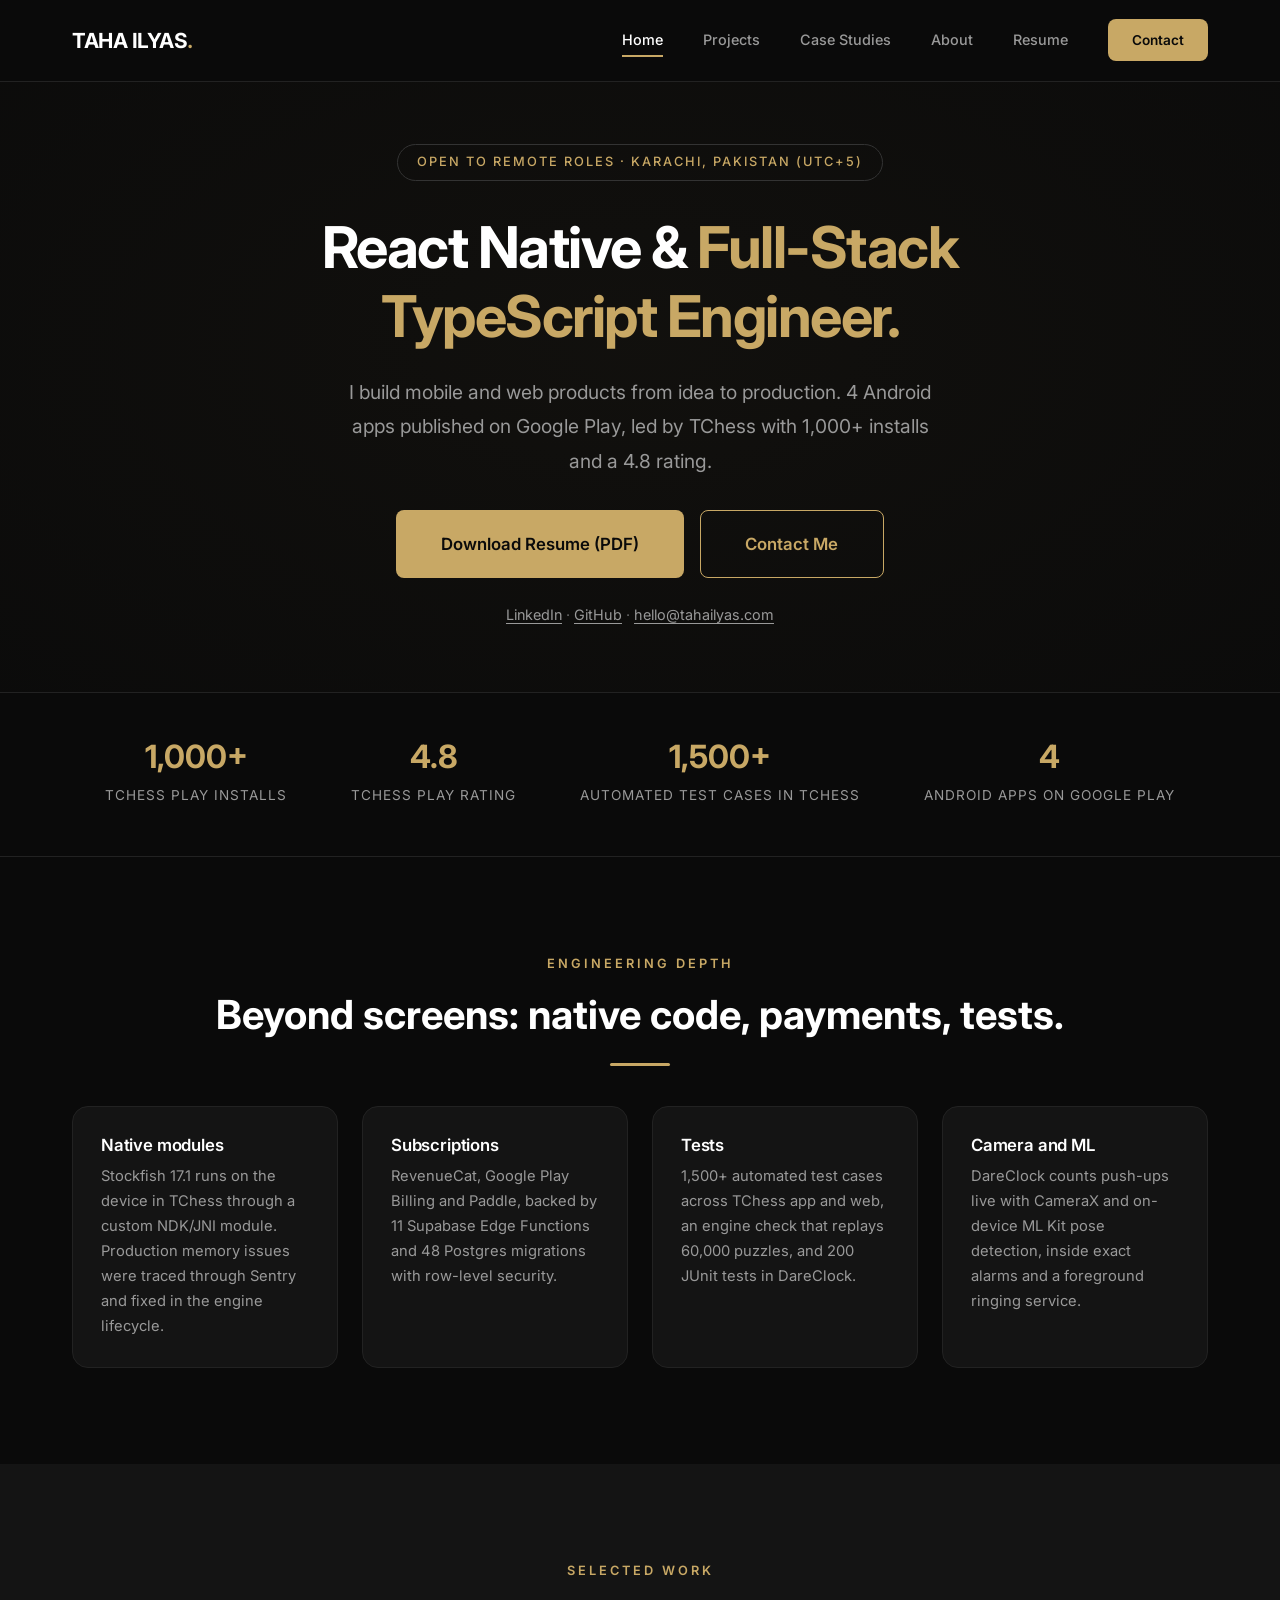
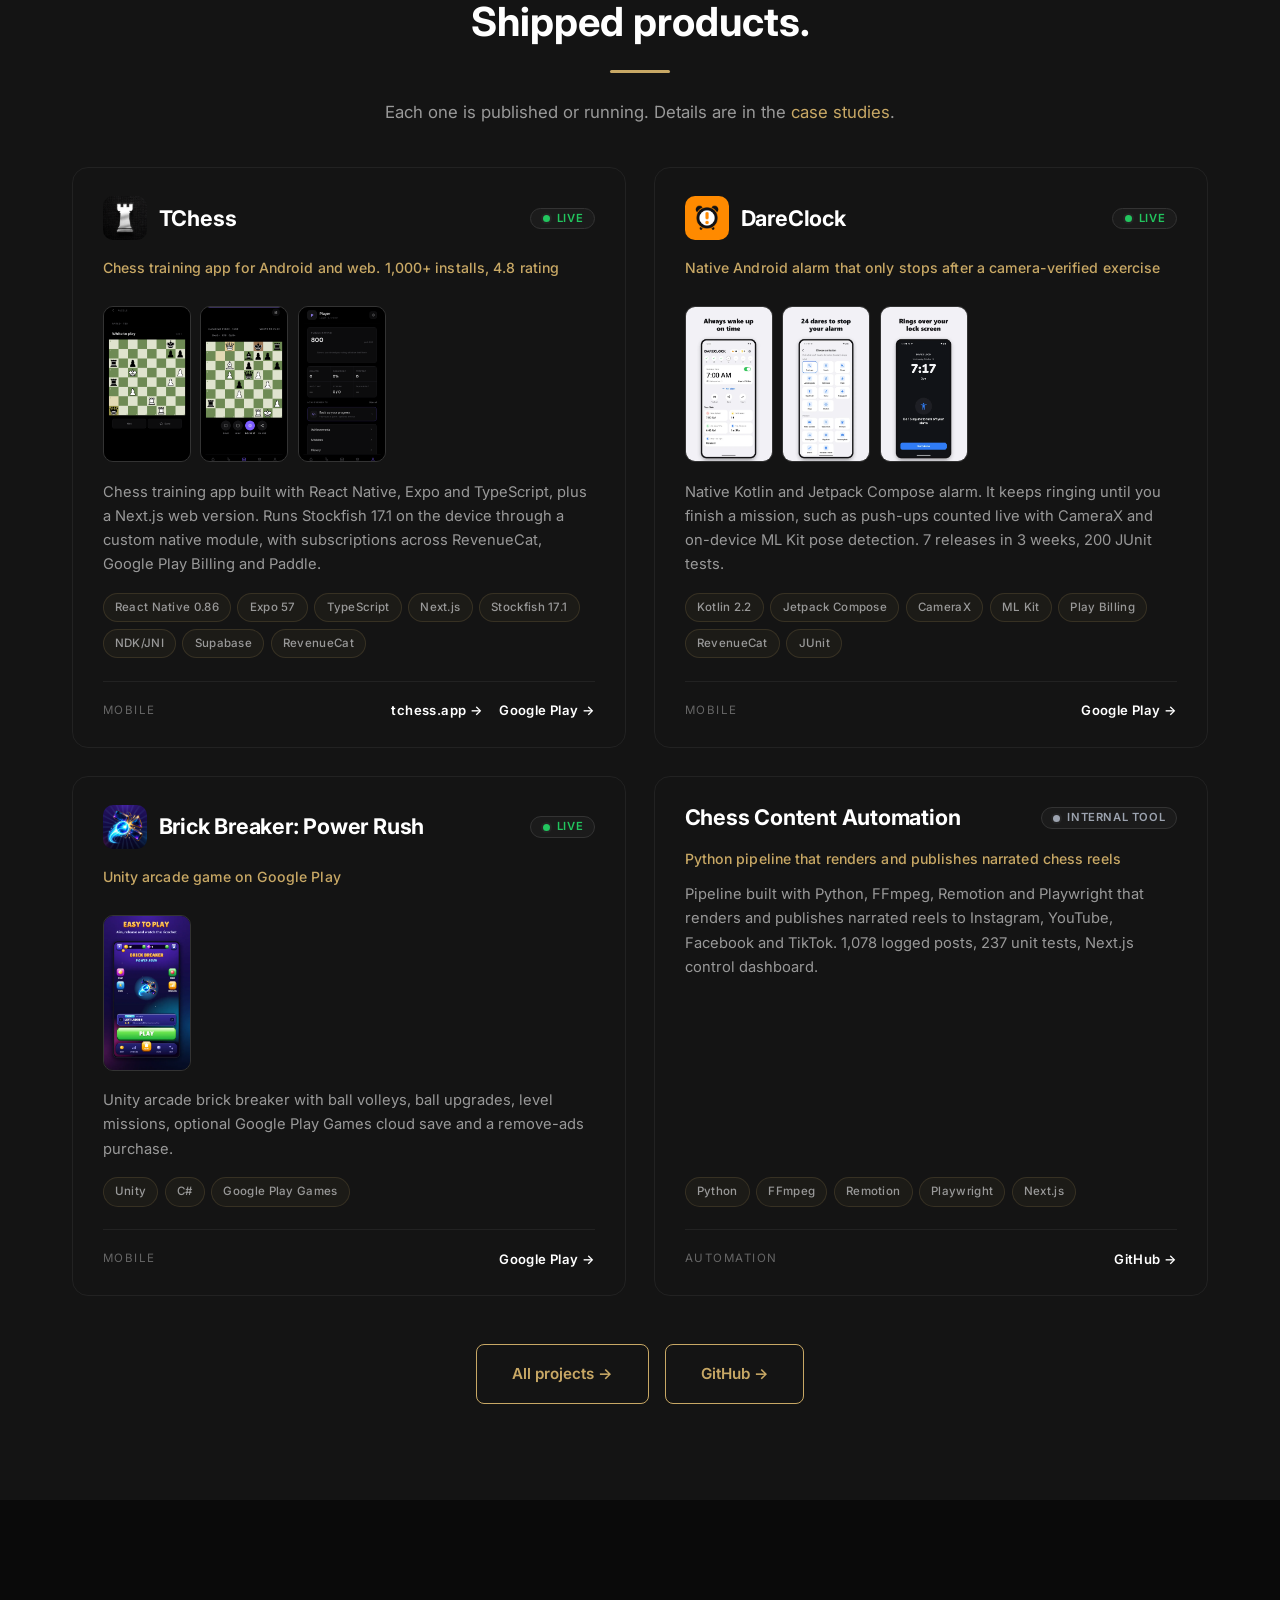
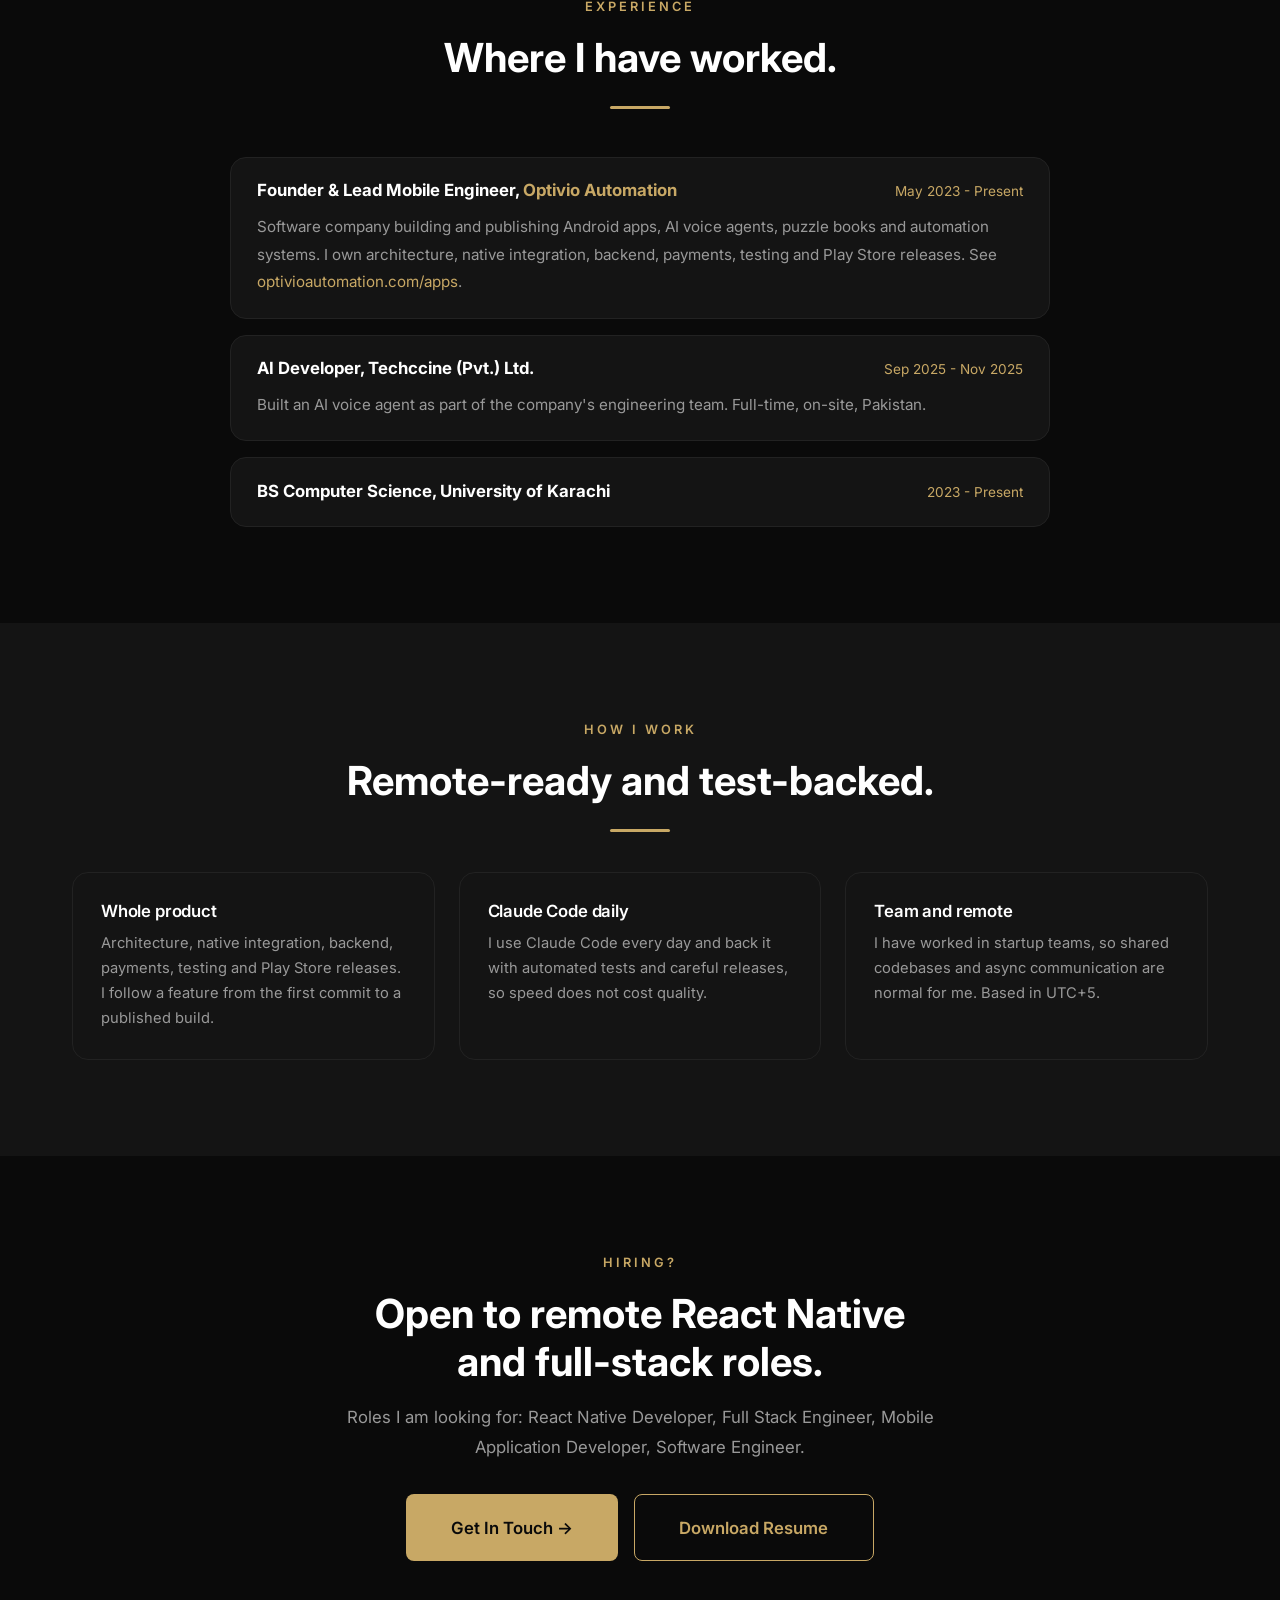
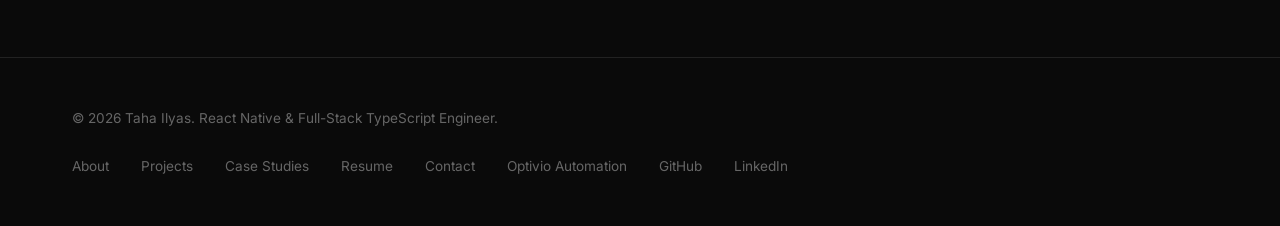
<file: index.html>
<!DOCTYPE html>
<html lang="en">
<head>
  <meta charset="UTF-8">
  <meta name="viewport" content="width=device-width, initial-scale=1.0">
  <title>Taha Ilyas | React Native &amp; Full-Stack TypeScript Engineer</title>
  <meta name="description" content="React Native and full-stack TypeScript engineer in Karachi, Pakistan (UTC+5), open to remote roles. 4 Android apps on Google Play, led by TChess: 1,000+ installs, 4.8 rating.">
  <meta name="author" content="Taha Ilyas">

  <meta property="og:title" content="Taha Ilyas | React Native &amp; Full-Stack TypeScript Engineer">
  <meta property="og:description" content="Open to remote roles. 4 Android apps on Google Play, TChess with 1,000+ installs and a 4.8 rating.">
  <meta property="og:type" content="website">
  <meta property="og:url" content="https://tahailyas.com/">
  <meta property="og:image" content="https://tahailyas.com/images/og-image.jpg">

  <meta name="twitter:card" content="summary_large_image">
  <meta name="twitter:title" content="Taha Ilyas | React Native &amp; Full-Stack TypeScript Engineer">
  <meta name="twitter:description" content="Open to remote roles. 4 Android apps on Google Play, TChess with 1,000+ installs and a 4.8 rating.">
  <meta name="twitter:image" content="https://tahailyas.com/images/og-image.jpg">

  <link rel="canonical" href="https://tahailyas.com/">
  <link rel="icon" type="image/svg+xml" href="favicon.svg">

  <link rel="preconnect" href="https://fonts.googleapis.com">
  <link rel="preconnect" href="https://fonts.gstatic.com" crossorigin>
  <link href="https://fonts.googleapis.com/css2?family=Inter:wght@400;500;600;700;800&display=swap" rel="stylesheet">
  <link rel="stylesheet" href="css/style.css?v=20261105">

  <script type="application/ld+json">
{
  "@context": "https://schema.org",
  "@type": "WebSite",
  "name": "Taha Ilyas",
  "url": "https://tahailyas.com",
  "publisher": {
    "@id": "https://tahailyas.com/#person"
  }
}
  </script>
  <script type="application/ld+json">
{
  "@context": "https://schema.org",
  "@type": "Person",
  "@id": "https://tahailyas.com/#person",
  "name": "Taha Ilyas",
  "url": "https://tahailyas.com",
  "image": "https://tahailyas.com/images/taha-480.jpg",
  "jobTitle": "React Native & Full-Stack TypeScript Engineer",
  "description": "React Native and full-stack TypeScript engineer based in Karachi, Pakistan (UTC+5), open to remote roles. Published 4 Android apps on Google Play, led by TChess with 1,000+ installs and a 4.8 rating.",
  "email": "mailto:hello@tahailyas.com",
  "worksFor": {
    "@type": "Organization",
    "@id": "https://optivioautomation.com/#organization",
    "name": "Optivio Automation",
    "url": "https://optivioautomation.com",
    "founder": {
      "@id": "https://tahailyas.com/#person"
    }
  },
  "alumniOf": {
    "@type": "CollegeOrUniversity",
    "name": "University of Karachi"
  },
  "sameAs": [
    "https://www.linkedin.com/in/tahailyas/",
    "https://github.com/realtahailyas",
    "https://optivioautomation.com"
  ],
  "knowsAbout": [
    "React Native",
    "Expo",
    "TypeScript",
    "Next.js",
    "React",
    "Node.js",
    "Kotlin",
    "Jetpack Compose",
    "Android Development",
    "Supabase",
    "PostgreSQL",
    "Python",
    "Playwright",
    "Mobile Application Development",
    "Full-Stack Development",
    "Claude Code"
  ],
  "homeLocation": {
    "@type": "Place",
    "name": "Karachi, Pakistan"
  }
}
  </script>
  <script type="application/ld+json">
{
  "@context": "https://schema.org",
  "@type": "ItemList",
  "name": "Projects by Taha Ilyas",
  "itemListElement": [
    {
      "@type": "ListItem",
      "position": 1,
      "item": {
        "@type": "MobileApplication",
        "@id": "https://tchess.app/#app",
        "name": "TChess",
        "url": "https://tchess.app",
        "applicationCategory": "GameApplication",
        "operatingSystem": "Android, Web",
        "description": "Chess training app for Android and web, built with React Native, Expo and Next.js",
        "installUrl": "https://play.google.com/store/apps/details?id=app.tchess",
        "author": {
          "@id": "https://tahailyas.com/#person"
        },
        "publisher": {
          "@id": "https://optivioautomation.com/#organization"
        }
      }
    },
    {
      "@type": "ListItem",
      "position": 2,
      "item": {
        "@type": "MobileApplication",
        "name": "DareClock",
        "url": "https://play.google.com/store/apps/details?id=com.dareclock",
        "applicationCategory": "LifestyleApplication",
        "operatingSystem": "Android",
        "description": "Native Android alarm that only stops after a camera-verified exercise",
        "author": {
          "@id": "https://tahailyas.com/#person"
        },
        "publisher": {
          "@id": "https://optivioautomation.com/#organization"
        }
      }
    },
    {
      "@type": "ListItem",
      "position": 3,
      "item": {
        "@type": "MobileApplication",
        "name": "Brick Breaker: Power Rush",
        "url": "https://play.google.com/store/apps/details?id=com.brickrush",
        "applicationCategory": "GameApplication",
        "operatingSystem": "Android",
        "description": "Unity arcade brick breaker",
        "author": {
          "@id": "https://tahailyas.com/#person"
        },
        "publisher": {
          "@id": "https://optivioautomation.com/#organization"
        }
      }
    },
    {
      "@type": "ListItem",
      "position": 4,
      "item": {
        "@type": "SoftwareApplication",
        "name": "Chess Content Automation",
        "url": "https://github.com/realtahailyas/chess-reels",
        "applicationCategory": "MultimediaApplication",
        "description": "Pipeline that renders and publishes narrated chess reels",
        "creator": {
          "@id": "https://tahailyas.com/#person"
        }
      }
    }
  ]
}
  </script>
</head>
<body>

  <nav class="nav">
    <div class="nav__inner">
      <a href="index.html" class="nav__logo">TAHA ILYAS<span>.</span></a>
      <div class="nav__links">
        <a href="index.html" class="active">Home</a>
        <a href="ventures.html">Projects</a>
        <a href="case-studies.html">Case Studies</a>
        <a href="about.html">About</a>
        <a href="assets/Taha_Ilyas_Resume.pdf" download>Resume</a>
        <a href="contact.html" class="nav__cta">Contact</a>
      </div>
      <button class="nav__burger" aria-label="Toggle menu">
        <span></span><span></span><span></span>
      </button>
    </div>
  </nav>

  <!-- HERO -->
  <section class="hero hero--engineer">
    <div class="hero__content">
      <span class="hero__label">Open to remote roles · Karachi, Pakistan (UTC+5)</span>
      <h1>React Native &amp; <span class="accent">Full-Stack TypeScript Engineer.</span></h1>
      <p class="hero__sub">I build mobile and web products from idea to production. 4 Android apps published on Google Play, led by TChess with 1,000+ installs and a 4.8 rating.</p>
      <div class="btn-group">
        <a href="assets/Taha_Ilyas_Resume.pdf" class="btn btn--primary btn--lg" download>Download Resume (PDF)</a>
        <a href="contact.html" class="btn btn--outline btn--lg">Contact Me</a>
      </div>
      <p class="hero__links"><a href="https://www.linkedin.com/in/tahailyas/" target="_blank" rel="me noopener">LinkedIn</a> · <a href="https://github.com/realtahailyas" target="_blank" rel="me noopener">GitHub</a> · <a href="mailto:hello@tahailyas.com">hello@tahailyas.com</a></p>
    </div>
  </section>

  <section class="proof-strip">
    <div class="container">
      <div class="proof-strip__inner">
        <div class="proof-strip__item fade-in"><span class="proof-strip__number">1,000+</span><span class="proof-strip__label">TChess Play installs</span></div>
        <div class="proof-strip__item fade-in"><span class="proof-strip__number">4.8</span><span class="proof-strip__label">TChess Play rating</span></div>
        <div class="proof-strip__item fade-in"><span class="proof-strip__number">1,500+</span><span class="proof-strip__label">Automated test cases in TChess</span></div>
        <div class="proof-strip__item fade-in"><span class="proof-strip__number">4</span><span class="proof-strip__label">Android apps on Google Play</span></div>
      </div>
    </div>
  </section>

  <!-- ENGINEERING DEPTH -->
  <section class="section">
    <div class="container">
      <div class="text-center fade-in">
        <span class="section-label">Engineering Depth</span>
        <h2>Beyond screens: native code, payments, tests.</h2>
        <div class="divider"></div>
      </div>
      <div class="operate-grid operate-grid--four">
        <div class="operate-card fade-in"><h4>Native modules</h4><p>Stockfish 17.1 runs on the device in TChess through a custom NDK/JNI module. Production memory issues were traced through Sentry and fixed in the engine lifecycle.</p></div>
        <div class="operate-card fade-in"><h4>Subscriptions</h4><p>RevenueCat, Google Play Billing and Paddle, backed by 11 Supabase Edge Functions and 48 Postgres migrations with row-level security.</p></div>
        <div class="operate-card fade-in"><h4>Tests</h4><p>1,500+ automated test cases across TChess app and web, an engine check that replays 60,000 puzzles, and 200 JUnit tests in DareClock.</p></div>
        <div class="operate-card fade-in"><h4>Camera and ML</h4><p>DareClock counts push-ups live with CameraX and on-device ML Kit pose detection, inside exact alarms and a foreground ringing service.</p></div>
      </div>
    </div>
  </section>

  <!-- SELECTED WORK -->
  <section class="section section--alt">
    <div class="container">
      <div class="text-center fade-in">
        <span class="section-label">Selected Work</span>
        <h2>Shipped products.</h2>
        <div class="divider"></div>
        <p class="mt-4" style="max-width: 640px; margin: 1.5rem auto 0; color: var(--text-muted);">Each one is published or running. Details are in the <a href="case-studies.html" style="color: var(--accent);">case studies</a>.</p>
      </div>
      <div class="venture-grid" data-static-ventures>
        <article class="venture-card fade-in" data-category="mobile">
          <div class="venture-card__top venture-card__top--icon">
            <img class="app-icon" src="images/apps/tchess-icon.png" alt="TChess app icon" width="44" height="44" loading="lazy">
            <h3 class="venture-card__name">TChess</h3>
            <span class="status-badge status-badge--live">Live</span>
          </div>
          <div class="venture-card__tagline">Chess training app for Android and web. 1,000+ installs, 4.8 rating</div>
          <div class="venture-card__shots venture-card__shots--tall">
            <img src="images/tchess-1.png" alt="TChess puzzle solver screen" loading="lazy" width="88" height="156">
            <img src="images/tchess-2.png" alt="TChess animated tactics feed" loading="lazy" width="88" height="156">
            <img src="images/tchess-3.png" alt="TChess profile and stats screen" loading="lazy" width="88" height="156">
          </div>
          <p class="venture-card__desc">Chess training app built with React Native, Expo and TypeScript, plus a Next.js web version. Runs Stockfish 17.1 on the device through a custom native module, with subscriptions across RevenueCat, Google Play Billing and Paddle.</p>
          <div class="stack-list">
            <span class="stack-pill">React Native 0.86</span>
            <span class="stack-pill">Expo 57</span>
            <span class="stack-pill">TypeScript</span>
            <span class="stack-pill">Next.js</span>
            <span class="stack-pill">Stockfish 17.1</span>
            <span class="stack-pill">NDK/JNI</span>
            <span class="stack-pill">Supabase</span>
            <span class="stack-pill">RevenueCat</span>
          </div>
          <div class="venture-card__foot">
            <span class="venture-card__category" style="font-size:0.72rem;letter-spacing:1.5px;text-transform:uppercase;color:var(--text-dark);">Mobile</span>
            <span class="venture-card__links"><a class="venture-card__link" href="https://tchess.app" target="_blank" rel="noopener">tchess.app →</a><a class="venture-card__link" href="https://play.google.com/store/apps/details?id=app.tchess" target="_blank" rel="noopener">Google Play →</a></span>
          </div>
        </article>
        <article class="venture-card fade-in" data-category="mobile">
          <div class="venture-card__top venture-card__top--icon">
            <img class="app-icon" src="images/apps/dareclock-icon.png" alt="DareClock app icon" width="44" height="44" loading="lazy">
            <h3 class="venture-card__name">DareClock</h3>
            <span class="status-badge status-badge--live">Live</span>
          </div>
          <div class="venture-card__tagline">Native Android alarm that only stops after a camera-verified exercise</div>
          <div class="venture-card__shots venture-card__shots--tall">
            <img src="images/apps/dareclock-1.webp" alt="DareClock screenshot 1" loading="lazy" width="88" height="156">
            <img src="images/apps/dareclock-2.webp" alt="DareClock screenshot 2" loading="lazy" width="88" height="156">
            <img src="images/apps/dareclock-3.webp" alt="DareClock screenshot 3" loading="lazy" width="88" height="156">
          </div>
          <p class="venture-card__desc">Native Kotlin and Jetpack Compose alarm. It keeps ringing until you finish a mission, such as push-ups counted live with CameraX and on-device ML Kit pose detection. 7 releases in 3 weeks, 200 JUnit tests.</p>
          <div class="stack-list">
            <span class="stack-pill">Kotlin 2.2</span>
            <span class="stack-pill">Jetpack Compose</span>
            <span class="stack-pill">CameraX</span>
            <span class="stack-pill">ML Kit</span>
            <span class="stack-pill">Play Billing</span>
            <span class="stack-pill">RevenueCat</span>
            <span class="stack-pill">JUnit</span>
          </div>
          <div class="venture-card__foot">
            <span class="venture-card__category" style="font-size:0.72rem;letter-spacing:1.5px;text-transform:uppercase;color:var(--text-dark);">Mobile</span>
            <span class="venture-card__links"><a class="venture-card__link" href="https://play.google.com/store/apps/details?id=com.dareclock" target="_blank" rel="noopener">Google Play →</a></span>
          </div>
        </article>
        <article class="venture-card fade-in" data-category="mobile">
          <div class="venture-card__top venture-card__top--icon">
            <img class="app-icon" src="images/apps/brick-breaker-icon.png" alt="Brick Breaker: Power Rush app icon" width="44" height="44" loading="lazy">
            <h3 class="venture-card__name">Brick Breaker: Power Rush</h3>
            <span class="status-badge status-badge--live">Live</span>
          </div>
          <div class="venture-card__tagline">Unity arcade game on Google Play</div>
          <div class="venture-card__shots venture-card__shots--tall">
            <img src="images/apps/brick-breaker-1.webp" alt="Brick Breaker: Power Rush gameplay screenshot" loading="lazy" width="88" height="156">
          </div>
          <p class="venture-card__desc">Unity arcade brick breaker with ball volleys, ball upgrades, level missions, optional Google Play Games cloud save and a remove-ads purchase.</p>
          <div class="stack-list">
            <span class="stack-pill">Unity</span>
            <span class="stack-pill">C#</span>
            <span class="stack-pill">Google Play Games</span>
          </div>
          <div class="venture-card__foot">
            <span class="venture-card__category" style="font-size:0.72rem;letter-spacing:1.5px;text-transform:uppercase;color:var(--text-dark);">Mobile</span>
            <span class="venture-card__links"><a class="venture-card__link" href="https://play.google.com/store/apps/details?id=com.brickrush" target="_blank" rel="noopener">Google Play →</a></span>
          </div>
        </article>
        <article class="venture-card fade-in" data-category="tool">
          <div class="venture-card__top venture-card__top--icon">
            
            <h3 class="venture-card__name">Chess Content Automation</h3>
            <span class="status-badge status-badge--internal">Internal tool</span>
          </div>
          <div class="venture-card__tagline">Python pipeline that renders and publishes narrated chess reels</div>
          <p class="venture-card__desc">Pipeline built with Python, FFmpeg, Remotion and Playwright that renders and publishes narrated reels to Instagram, YouTube, Facebook and TikTok. 1,078 logged posts, 237 unit tests, Next.js control dashboard.</p>
          <div class="stack-list">
            <span class="stack-pill">Python</span>
            <span class="stack-pill">FFmpeg</span>
            <span class="stack-pill">Remotion</span>
            <span class="stack-pill">Playwright</span>
            <span class="stack-pill">Next.js</span>
          </div>
          <div class="venture-card__foot">
            <span class="venture-card__category" style="font-size:0.72rem;letter-spacing:1.5px;text-transform:uppercase;color:var(--text-dark);">Automation</span>
            <span class="venture-card__links"><a class="venture-card__link" href="https://github.com/realtahailyas/chess-reels" target="_blank" rel="noopener">GitHub →</a></span>
          </div>
        </article>
      </div>
      <div class="btn-group mt-6 fade-in">
        <a href="ventures.html" class="btn btn--outline">All projects →</a>
        <a href="https://github.com/realtahailyas" class="btn btn--outline" target="_blank" rel="me noopener">GitHub →</a>
      </div>
    </div>
  </section>

  <!-- EXPERIENCE -->
  <section class="section">
    <div class="container">
      <div class="text-center fade-in mb-6">
        <span class="section-label">Experience</span>
        <h2>Where I have worked.</h2>
        <div class="divider"></div>
      </div>
      <div class="exp-list">
        <div class="exp-item fade-in">
          <div class="exp-item__head"><h3>Founder &amp; Lead Mobile Engineer, <a href="https://optivioautomation.com" target="_blank" rel="noopener">Optivio Automation</a></h3><span>May 2023 - Present</span></div>
          <p>Software company building and publishing Android apps, AI voice agents, puzzle books and automation systems. I own architecture, native integration, backend, payments, testing and Play Store releases. See <a href="https://optivioautomation.com/apps" target="_blank" rel="noopener">optivioautomation.com/apps</a>.</p>
        </div>
        <div class="exp-item fade-in">
          <div class="exp-item__head"><h3>AI Developer, Techccine (Pvt.) Ltd.</h3><span>Sep 2025 - Nov 2025</span></div>
          <p>Built an AI voice agent as part of the company's engineering team. Full-time, on-site, Pakistan.</p>
        </div>
        <div class="exp-item fade-in">
          <div class="exp-item__head"><h3>BS Computer Science, University of Karachi</h3><span>2023 - Present</span></div>
        </div>
      </div>
    </div>
  </section>

  <!-- HOW I WORK -->
  <section class="section section--alt">
    <div class="container">
      <div class="text-center fade-in">
        <span class="section-label">How I Work</span>
        <h2>Remote-ready and test-backed.</h2>
        <div class="divider"></div>
      </div>
      <div class="operate-grid">
        <div class="operate-card fade-in"><h4>Whole product</h4><p>Architecture, native integration, backend, payments, testing and Play Store releases. I follow a feature from the first commit to a published build.</p></div>
        <div class="operate-card fade-in"><h4>Claude Code daily</h4><p>I use Claude Code every day and back it with automated tests and careful releases, so speed does not cost quality.</p></div>
        <div class="operate-card fade-in"><h4>Team and remote</h4><p>I have worked in startup teams, so shared codebases and async communication are normal for me. Based in UTC+5.</p></div>
      </div>
    </div>
  </section>

  <section class="section cta-section">
    <div class="container">
      <div class="cta-section__inner fade-in">
        <span class="section-label">Hiring?</span>
        <h2>Open to remote React Native and full-stack roles.</h2>
        <p>Roles I am looking for: React Native Developer, Full Stack Engineer, Mobile Application Developer, Software Engineer.</p>
        <div class="btn-group" style="justify-content:center;">
          <a href="contact.html" class="btn btn--primary btn--lg">Get In Touch →</a>
          <a href="assets/Taha_Ilyas_Resume.pdf" class="btn btn--outline btn--lg" download>Download Resume</a>
        </div>
      </div>
    </div>
  </section>

  <footer class="footer">
    <div class="container">
      <div class="footer__inner">
        <div class="footer__left">
          <p>© 2026 Taha Ilyas. React Native &amp; Full-Stack TypeScript Engineer.</p>
        </div>
        <div class="footer__links">
          <a href="about.html">About</a>
          <a href="ventures.html">Projects</a>
          <a href="case-studies.html">Case Studies</a>
          <a href="assets/Taha_Ilyas_Resume.pdf" download>Resume</a>
          <a href="contact.html">Contact</a>
          <a href="https://optivioautomation.com" target="_blank" rel="noopener">Optivio Automation</a>
          <a href="https://github.com/realtahailyas" target="_blank" rel="me noopener">GitHub</a>
          <a href="https://www.linkedin.com/in/tahailyas/" target="_blank" rel="me noopener">LinkedIn</a>
        </div>
      </div>
    </div>
  </footer>

  <script src="js/main.js"></script>
</body>
</html>
</file>
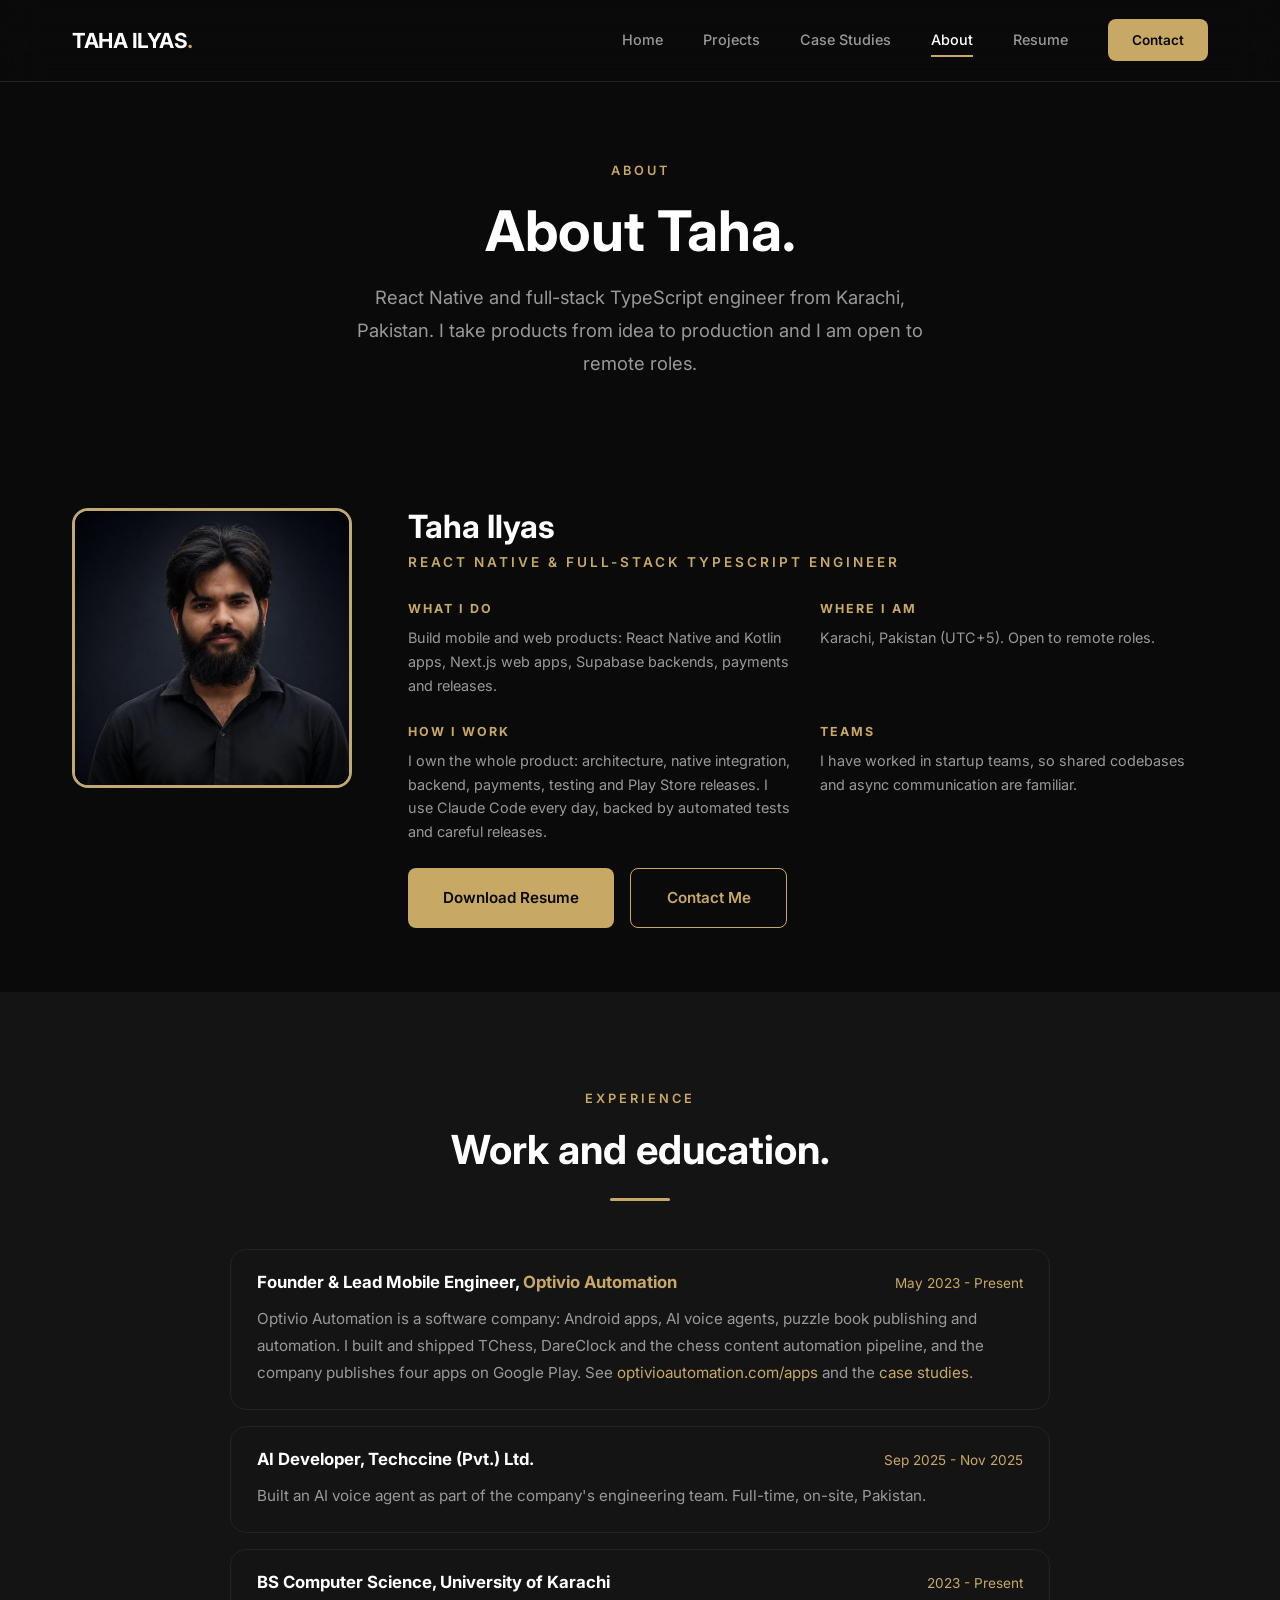
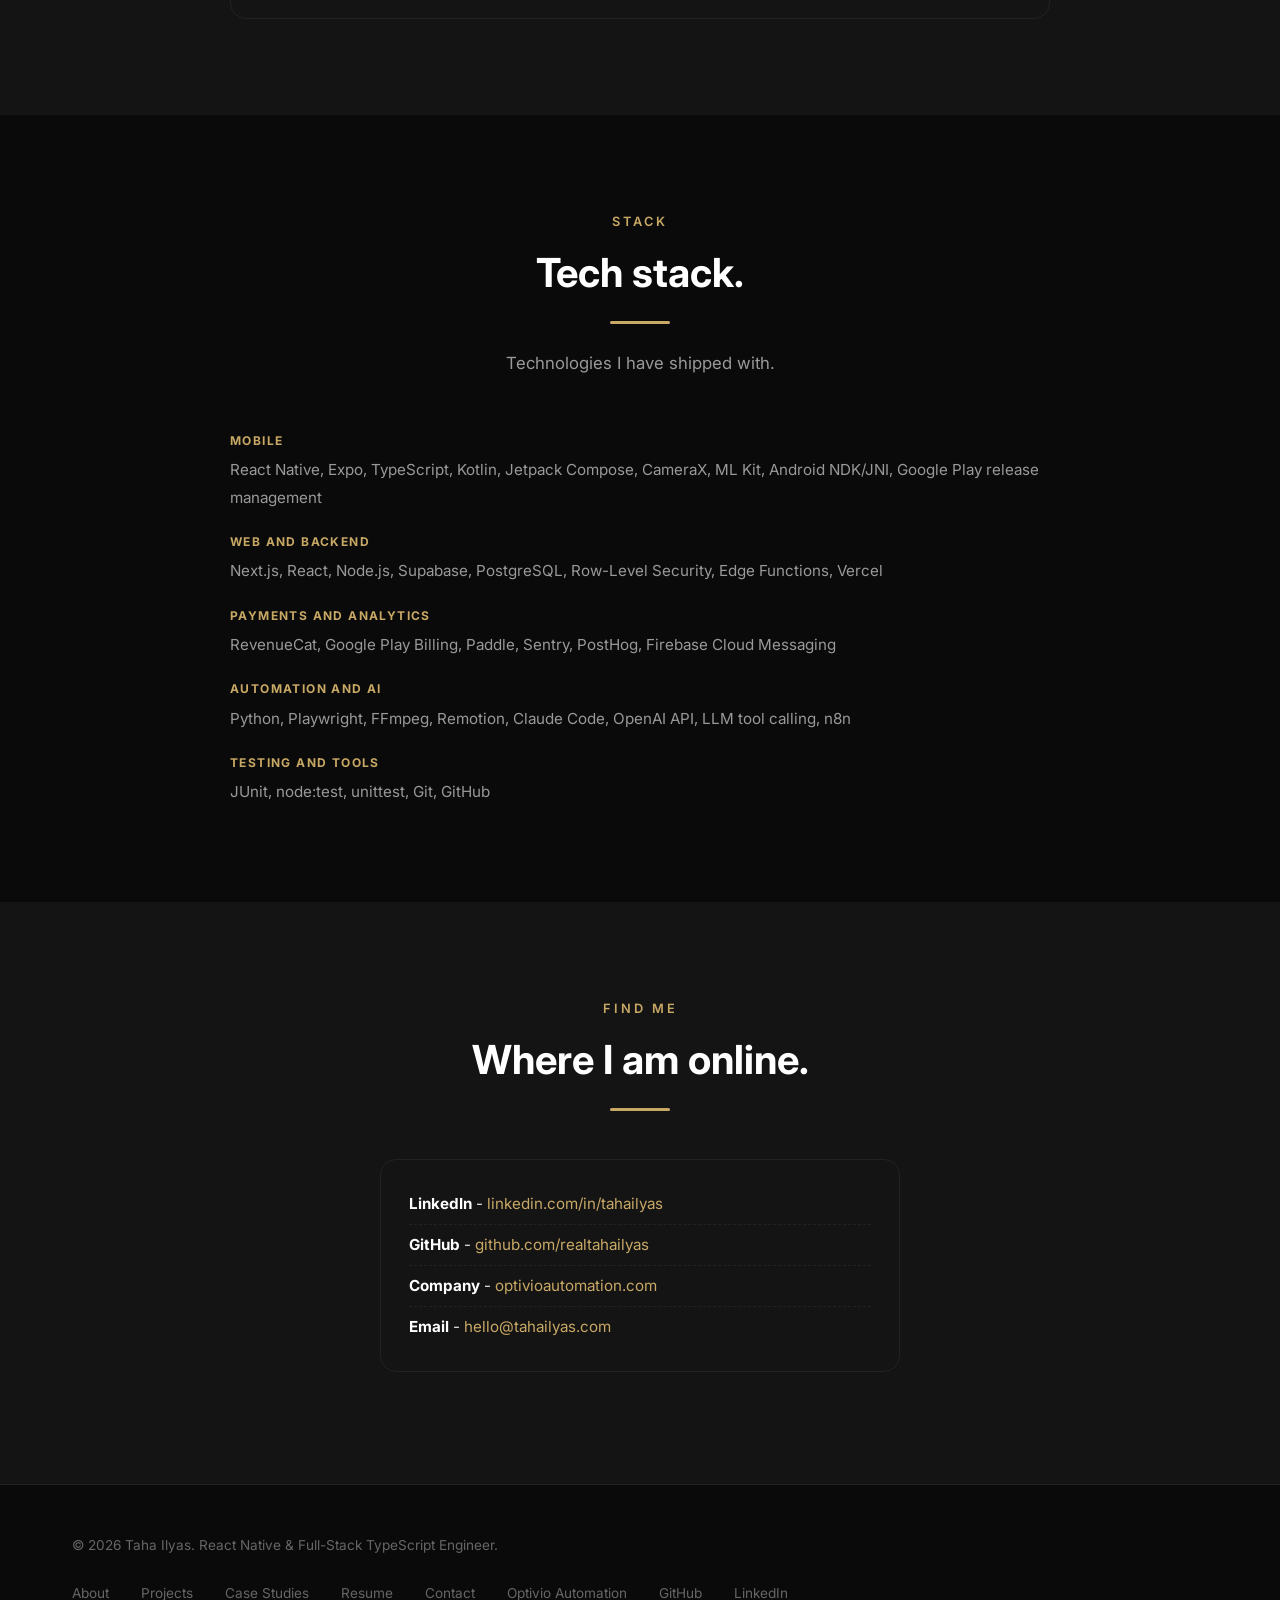
<file: about.html>
<!DOCTYPE html>
<html lang="en">
<head>
  <meta charset="UTF-8">
  <meta name="viewport" content="width=device-width, initial-scale=1.0">
  <title>About Taha Ilyas | React Native &amp; Full-Stack TypeScript Engineer</title>
  <meta name="description" content="About Taha Ilyas: React Native and full-stack TypeScript engineer in Karachi, Pakistan (UTC+5), founder of Optivio Automation, former AI Developer at Techccine, open to remote roles.">
  <meta name="author" content="Taha Ilyas">

  <meta property="og:title" content="About Taha Ilyas | React Native &amp; Full-Stack TypeScript Engineer">
  <meta property="og:description" content="About Taha Ilyas: React Native and full-stack TypeScript engineer in Karachi, Pakistan (UTC+5), founder of Optivio Automation, former AI Developer at Techccine, open to remote roles.">
  <meta property="og:type" content="website">
  <meta property="og:url" content="https://tahailyas.com/about.html">
  <meta property="og:image" content="https://tahailyas.com/images/og-image.jpg">

  <meta name="twitter:card" content="summary_large_image">
  <meta name="twitter:title" content="About Taha Ilyas | React Native &amp; Full-Stack TypeScript Engineer">
  <meta name="twitter:description" content="About Taha Ilyas: React Native and full-stack TypeScript engineer in Karachi, Pakistan (UTC+5), founder of Optivio Automation, former AI Developer at Techccine, open to remote roles.">
  <meta name="twitter:image" content="https://tahailyas.com/images/og-image.jpg">

  <link rel="canonical" href="https://tahailyas.com/about.html">
  <link rel="icon" type="image/svg+xml" href="favicon.svg">

  <link rel="preconnect" href="https://fonts.googleapis.com">
  <link rel="preconnect" href="https://fonts.gstatic.com" crossorigin>
  <link href="https://fonts.googleapis.com/css2?family=Inter:wght@400;500;600;700;800&display=swap" rel="stylesheet">
  <link rel="stylesheet" href="css/style.css?v=20261105">

  <script type="application/ld+json">
{
  "@context": "https://schema.org",
  "@type": "WebSite",
  "name": "Taha Ilyas",
  "url": "https://tahailyas.com",
  "publisher": {
    "@id": "https://tahailyas.com/#person"
  }
}
  </script>
  <script type="application/ld+json">
{
  "@context": "https://schema.org",
  "@type": "Person",
  "@id": "https://tahailyas.com/#person",
  "name": "Taha Ilyas",
  "url": "https://tahailyas.com",
  "image": "https://tahailyas.com/images/taha-480.jpg",
  "jobTitle": "React Native & Full-Stack TypeScript Engineer",
  "description": "React Native and full-stack TypeScript engineer based in Karachi, Pakistan (UTC+5), open to remote roles. Published 4 Android apps on Google Play, led by TChess with 1,000+ installs and a 4.8 rating.",
  "email": "mailto:hello@tahailyas.com",
  "worksFor": {
    "@type": "Organization",
    "@id": "https://optivioautomation.com/#organization",
    "name": "Optivio Automation",
    "url": "https://optivioautomation.com",
    "founder": {
      "@id": "https://tahailyas.com/#person"
    }
  },
  "alumniOf": {
    "@type": "CollegeOrUniversity",
    "name": "University of Karachi"
  },
  "sameAs": [
    "https://www.linkedin.com/in/tahailyas/",
    "https://github.com/realtahailyas",
    "https://optivioautomation.com"
  ],
  "knowsAbout": [
    "React Native",
    "Expo",
    "TypeScript",
    "Next.js",
    "React",
    "Node.js",
    "Kotlin",
    "Jetpack Compose",
    "Android Development",
    "Supabase",
    "PostgreSQL",
    "Python",
    "Playwright",
    "Mobile Application Development",
    "Full-Stack Development",
    "Claude Code"
  ],
  "homeLocation": {
    "@type": "Place",
    "name": "Karachi, Pakistan"
  }
}
  </script>
  <script type="application/ld+json">
{
  "@context": "https://schema.org",
  "@type": "BreadcrumbList",
  "itemListElement": [
    {
      "@type": "ListItem",
      "position": 1,
      "name": "Home",
      "item": "https://tahailyas.com/"
    },
    {
      "@type": "ListItem",
      "position": 2,
      "name": "About",
      "item": "https://tahailyas.com/about.html"
    }
  ]
}
  </script>
</head>
<body>

  <nav class="nav">
    <div class="nav__inner">
      <a href="index.html" class="nav__logo">TAHA ILYAS<span>.</span></a>
      <div class="nav__links">
        <a href="index.html">Home</a>
        <a href="ventures.html">Projects</a>
        <a href="case-studies.html">Case Studies</a>
        <a href="about.html" class="active">About</a>
        <a href="assets/Taha_Ilyas_Resume.pdf" download>Resume</a>
        <a href="contact.html" class="nav__cta">Contact</a>
      </div>
      <button class="nav__burger" aria-label="Toggle menu">
        <span></span><span></span><span></span>
      </button>
    </div>
  </nav>

  <section class="page-hero">
    <div class="container">
      <span class="section-label">About</span>
      <h1>About Taha.</h1>
      <p>React Native and full-stack TypeScript engineer from Karachi, Pakistan. I take products from idea to production and I am open to remote roles.</p>
    </div>
  </section>

  <section class="section about-intro">
    <div class="container">
      <div class="about-hero fade-in">
        <div class="about-hero__photo">
          <img src="images/taha-480.jpg" alt="Taha Ilyas, React Native and full-stack TypeScript engineer" width="280" height="280" loading="eager">
        </div>
        <div class="about-hero__bio">
          <h2>Taha Ilyas</h2>
          <p class="about-hero__role">React Native &amp; Full-Stack TypeScript Engineer</p>
          <div class="about-hero__details">
            <div class="about-hero__detail"><strong>What I do</strong><p>Build mobile and web products: React Native and Kotlin apps, Next.js web apps, Supabase backends, payments and releases.</p></div>
            <div class="about-hero__detail"><strong>Where I am</strong><p>Karachi, Pakistan (UTC+5). Open to remote roles.</p></div>
            <div class="about-hero__detail"><strong>How I work</strong><p>I own the whole product: architecture, native integration, backend, payments, testing and Play Store releases. I use Claude Code every day, backed by automated tests and careful releases.</p></div>
            <div class="about-hero__detail"><strong>Teams</strong><p>I have worked in startup teams, so shared codebases and async communication are familiar.</p></div>
          </div>
          <div class="btn-group" style="justify-content:flex-start;margin-top:1.5rem;">
            <a href="assets/Taha_Ilyas_Resume.pdf" class="btn btn--primary" download>Download Resume</a>
            <a href="contact.html" class="btn btn--outline">Contact Me</a>
          </div>
        </div>
      </div>
    </div>
  </section>

  <section class="section section--alt">
    <div class="container">
      <div class="text-center fade-in mb-6">
        <span class="section-label">Experience</span>
        <h2>Work and education.</h2>
        <div class="divider"></div>
      </div>
      <div class="exp-list">
        <div class="exp-item fade-in">
          <div class="exp-item__head"><h3>Founder &amp; Lead Mobile Engineer, <a href="https://optivioautomation.com" target="_blank" rel="noopener">Optivio Automation</a></h3><span>May 2023 - Present</span></div>
          <p>Optivio Automation is a software company: Android apps, AI voice agents, puzzle book publishing and automation. I built and shipped TChess, DareClock and the chess content automation pipeline, and the company publishes four apps on Google Play. See <a href="https://optivioautomation.com/apps" target="_blank" rel="noopener">optivioautomation.com/apps</a> and the <a href="case-studies.html">case studies</a>.</p>
        </div>
        <div class="exp-item fade-in">
          <div class="exp-item__head"><h3>AI Developer, Techccine (Pvt.) Ltd.</h3><span>Sep 2025 - Nov 2025</span></div>
          <p>Built an AI voice agent as part of the company's engineering team. Full-time, on-site, Pakistan.</p>
        </div>
        <div class="exp-item fade-in">
          <div class="exp-item__head"><h3>BS Computer Science, University of Karachi</h3><span>2023 - Present</span></div>
        </div>
      </div>
    </div>
  </section>

  <section class="section">
    <div class="container">
      <div class="text-center fade-in mb-6">
        <span class="section-label">Stack</span>
        <h2>Tech stack.</h2>
        <div class="divider"></div>
        <p class="mt-4" style="max-width: 600px; margin: 1.5rem auto 0; color: var(--text-muted);">Technologies I have shipped with.</p>
      </div>
      <div class="stack-groups fade-in">
        <div><strong>Mobile</strong><p>React Native, Expo, TypeScript, Kotlin, Jetpack Compose, CameraX, ML Kit, Android NDK/JNI, Google Play release management</p></div>
        <div><strong>Web and backend</strong><p>Next.js, React, Node.js, Supabase, PostgreSQL, Row-Level Security, Edge Functions, Vercel</p></div>
        <div><strong>Payments and analytics</strong><p>RevenueCat, Google Play Billing, Paddle, Sentry, PostHog, Firebase Cloud Messaging</p></div>
        <div><strong>Automation and AI</strong><p>Python, Playwright, FFmpeg, Remotion, Claude Code, OpenAI API, LLM tool calling, n8n</p></div>
        <div><strong>Testing and tools</strong><p>JUnit, node:test, unittest, Git, GitHub</p></div>
      </div>
    </div>
  </section>

  <section class="section section--alt">
    <div class="container">
      <div class="text-center fade-in mb-6">
        <span class="section-label">Find Me</span>
        <h2>Where I am online.</h2>
        <div class="divider"></div>
      </div>
      <div class="fade-in" style="max-width: 520px; margin: 0 auto;">
        <div class="now-block">
          <ul>
            <li><strong>LinkedIn</strong> - <a href="https://www.linkedin.com/in/tahailyas/" target="_blank" rel="me noopener" style="color: var(--accent);">linkedin.com/in/tahailyas</a></li>
            <li><strong>GitHub</strong> - <a href="https://github.com/realtahailyas" target="_blank" rel="me noopener" style="color: var(--accent);">github.com/realtahailyas</a></li>
            <li><strong>Company</strong> - <a href="https://optivioautomation.com" target="_blank" rel="noopener" style="color: var(--accent);">optivioautomation.com</a></li>
            <li><strong>Email</strong> - <a href="mailto:hello@tahailyas.com" style="color: var(--accent);">hello@tahailyas.com</a></li>
          </ul>
        </div>
      </div>
    </div>
  </section>

  <footer class="footer">
    <div class="container">
      <div class="footer__inner">
        <div class="footer__left">
          <p>© 2026 Taha Ilyas. React Native &amp; Full-Stack TypeScript Engineer.</p>
        </div>
        <div class="footer__links">
          <a href="about.html">About</a>
          <a href="ventures.html">Projects</a>
          <a href="case-studies.html">Case Studies</a>
          <a href="assets/Taha_Ilyas_Resume.pdf" download>Resume</a>
          <a href="contact.html">Contact</a>
          <a href="https://optivioautomation.com" target="_blank" rel="noopener">Optivio Automation</a>
          <a href="https://github.com/realtahailyas" target="_blank" rel="me noopener">GitHub</a>
          <a href="https://www.linkedin.com/in/tahailyas/" target="_blank" rel="me noopener">LinkedIn</a>
        </div>
      </div>
    </div>
  </footer>

  <script src="js/main.js"></script>
</body>
</html>
</file>
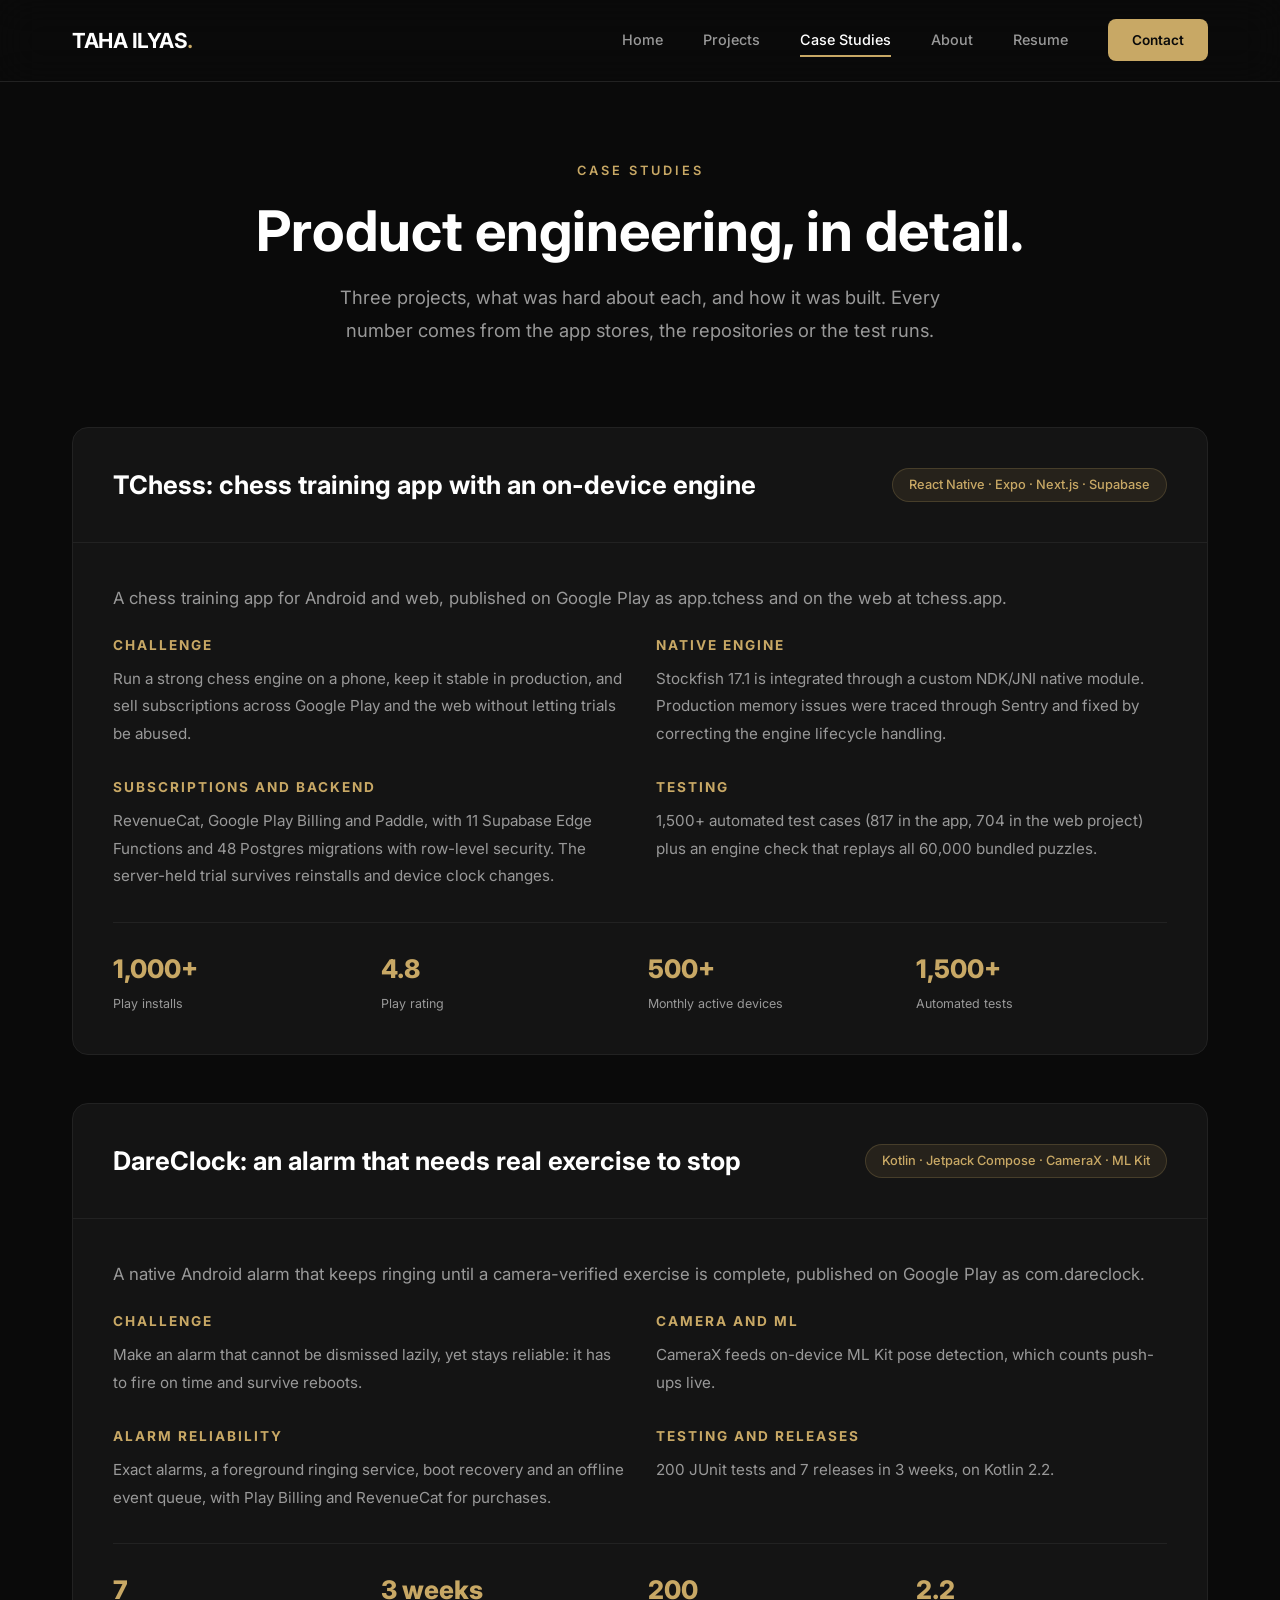
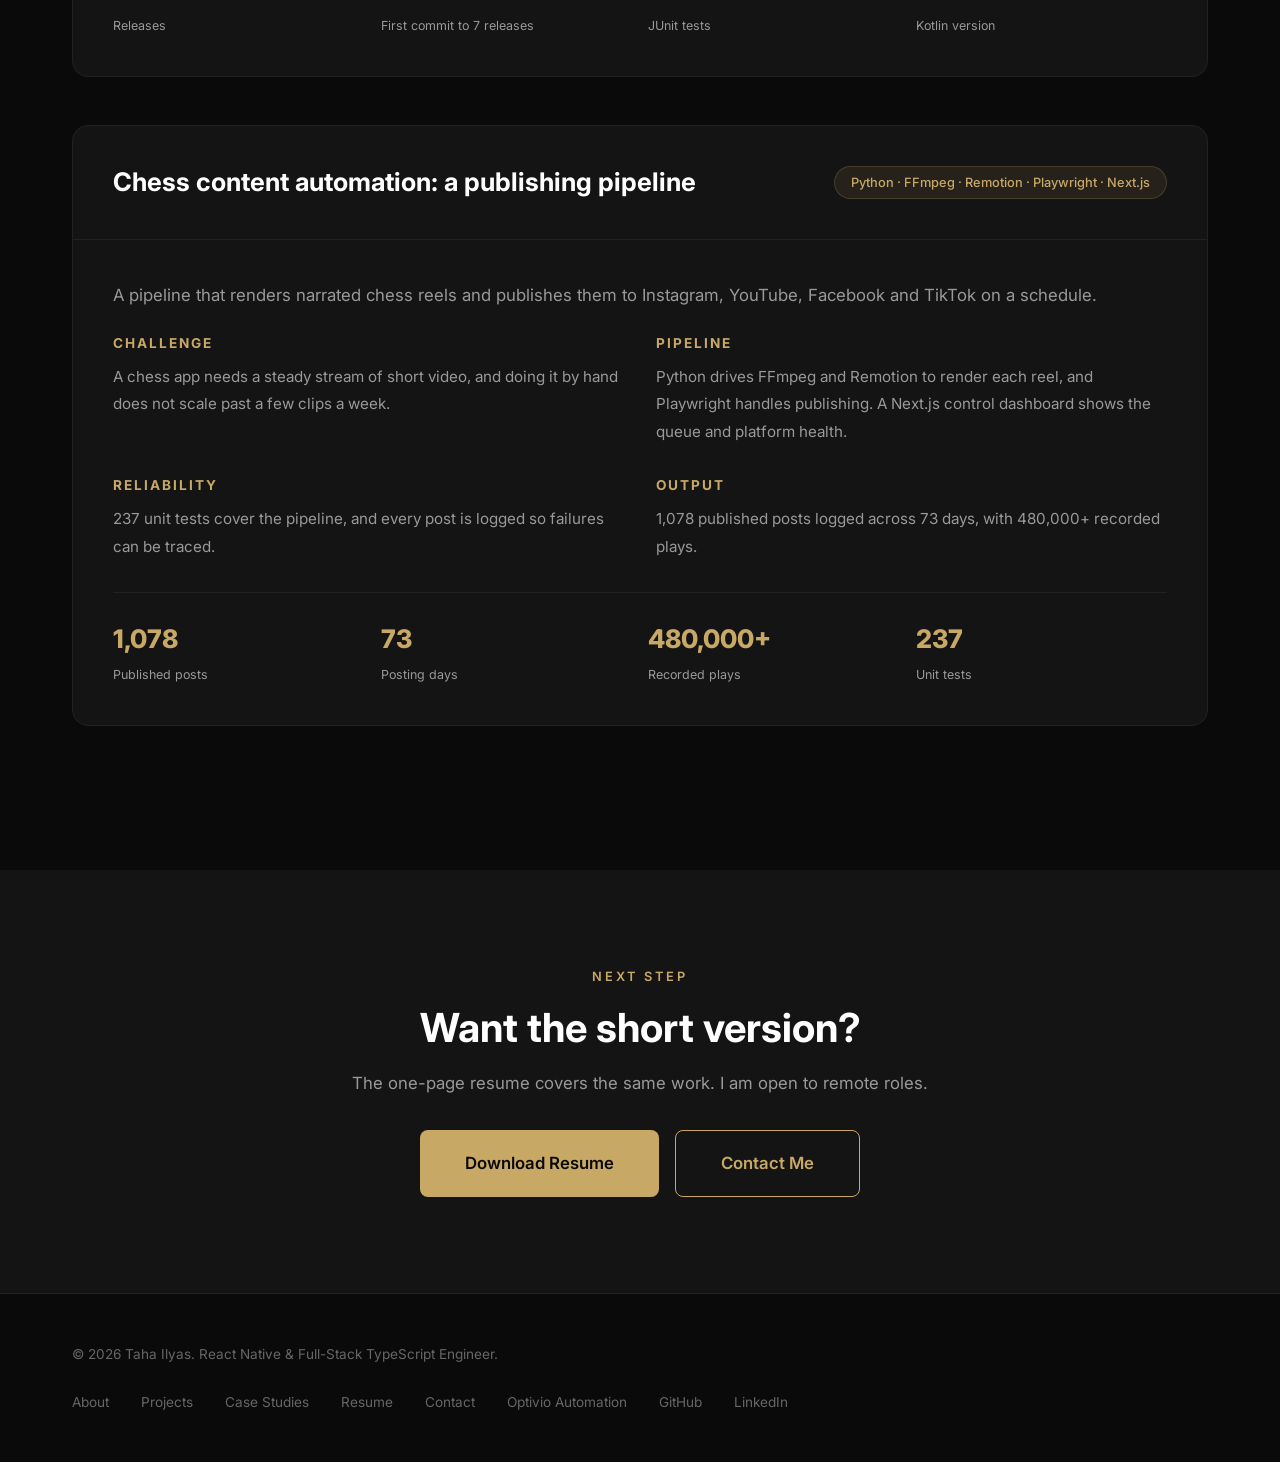
<file: case-studies.html>
<!DOCTYPE html>
<html lang="en">
<head>
  <meta charset="UTF-8">
  <meta name="viewport" content="width=device-width, initial-scale=1.0">
  <title>Case Studies | TChess, DareClock and Chess Automation | Taha Ilyas</title>
  <meta name="description" content="Product engineering case studies by Taha Ilyas: TChess native Stockfish module and subscriptions, DareClock with CameraX and ML Kit, and a chess content automation pipeline.">
  <meta name="author" content="Taha Ilyas">

  <meta property="og:title" content="Case Studies | TChess, DareClock and Chess Automation | Taha Ilyas">
  <meta property="og:description" content="Product engineering case studies by Taha Ilyas: TChess native Stockfish module and subscriptions, DareClock with CameraX and ML Kit, and a chess content automation pipeline.">
  <meta property="og:type" content="website">
  <meta property="og:url" content="https://tahailyas.com/case-studies.html">
  <meta property="og:image" content="https://tahailyas.com/images/og-image.jpg">

  <meta name="twitter:card" content="summary_large_image">
  <meta name="twitter:title" content="Case Studies | TChess, DareClock and Chess Automation | Taha Ilyas">
  <meta name="twitter:description" content="Product engineering case studies by Taha Ilyas: TChess native Stockfish module and subscriptions, DareClock with CameraX and ML Kit, and a chess content automation pipeline.">
  <meta name="twitter:image" content="https://tahailyas.com/images/og-image.jpg">

  <link rel="canonical" href="https://tahailyas.com/case-studies.html">
  <link rel="icon" type="image/svg+xml" href="favicon.svg">

  <link rel="preconnect" href="https://fonts.googleapis.com">
  <link rel="preconnect" href="https://fonts.gstatic.com" crossorigin>
  <link href="https://fonts.googleapis.com/css2?family=Inter:wght@400;500;600;700;800&display=swap" rel="stylesheet">
  <link rel="stylesheet" href="css/style.css?v=20261105">

  <script type="application/ld+json">
{
  "@context": "https://schema.org",
  "@type": "WebSite",
  "name": "Taha Ilyas",
  "url": "https://tahailyas.com",
  "publisher": {
    "@id": "https://tahailyas.com/#person"
  }
}
  </script>
  <script type="application/ld+json">
{
  "@context": "https://schema.org",
  "@type": "BreadcrumbList",
  "itemListElement": [
    {
      "@type": "ListItem",
      "position": 1,
      "name": "Home",
      "item": "https://tahailyas.com/"
    },
    {
      "@type": "ListItem",
      "position": 2,
      "name": "Case Studies",
      "item": "https://tahailyas.com/case-studies.html"
    }
  ]
}
  </script>
</head>
<body>

  <nav class="nav">
    <div class="nav__inner">
      <a href="index.html" class="nav__logo">TAHA ILYAS<span>.</span></a>
      <div class="nav__links">
        <a href="index.html">Home</a>
        <a href="ventures.html">Projects</a>
        <a href="case-studies.html" class="active">Case Studies</a>
        <a href="about.html">About</a>
        <a href="assets/Taha_Ilyas_Resume.pdf" download>Resume</a>
        <a href="contact.html" class="nav__cta">Contact</a>
      </div>
      <button class="nav__burger" aria-label="Toggle menu">
        <span></span><span></span><span></span>
      </button>
    </div>
  </nav>

  <section class="page-hero">
    <div class="container">
      <span class="section-label">Case Studies</span>
      <h1>Product engineering, in detail.</h1>
      <p>Three projects, what was hard about each, and how it was built. Every number comes from the app stores, the repositories or the test runs.</p>
    </div>
  </section>

  <section class="section" style="padding-top: 1rem;">
    <div class="container">
        <article class="case-study-card fade-in">
          <div class="case-study-card__header">
            <h3>TChess: chess training app with an on-device engine</h3>
            <span class="case-study-card__tag">React Native · Expo · Next.js · Supabase</span>
          </div>
          <div class="case-study-card__body">
            <p class="case-study-card__intro">A chess training app for Android and web, published on Google Play as app.tchess and on the web at tchess.app.</p>
            <div class="case-study-card__grid">
              <div class="case-study-card__section"><h4>Challenge</h4><p>Run a strong chess engine on a phone, keep it stable in production, and sell subscriptions across Google Play and the web without letting trials be abused.</p></div>
              <div class="case-study-card__section"><h4>Native engine</h4><p>Stockfish 17.1 is integrated through a custom NDK/JNI native module. Production memory issues were traced through Sentry and fixed by correcting the engine lifecycle handling.</p></div>
              <div class="case-study-card__section"><h4>Subscriptions and backend</h4><p>RevenueCat, Google Play Billing and Paddle, with 11 Supabase Edge Functions and 48 Postgres migrations with row-level security. The server-held trial survives reinstalls and device clock changes.</p></div>
              <div class="case-study-card__section"><h4>Testing</h4><p>1,500+ automated test cases (817 in the app, 704 in the web project) plus an engine check that replays all 60,000 bundled puzzles.</p></div>
            </div>
            <div class="case-study-card__facts">
              <div><span class="case-study-card__fact-num">1,000+</span><span class="case-study-card__fact-label">Play installs</span></div>
              <div><span class="case-study-card__fact-num">4.8</span><span class="case-study-card__fact-label">Play rating</span></div>
              <div><span class="case-study-card__fact-num">500+</span><span class="case-study-card__fact-label">Monthly active devices</span></div>
              <div><span class="case-study-card__fact-num">1,500+</span><span class="case-study-card__fact-label">Automated tests</span></div>
            </div>
          </div>
        </article>
        <article class="case-study-card fade-in">
          <div class="case-study-card__header">
            <h3>DareClock: an alarm that needs real exercise to stop</h3>
            <span class="case-study-card__tag">Kotlin · Jetpack Compose · CameraX · ML Kit</span>
          </div>
          <div class="case-study-card__body">
            <p class="case-study-card__intro">A native Android alarm that keeps ringing until a camera-verified exercise is complete, published on Google Play as com.dareclock.</p>
            <div class="case-study-card__grid">
              <div class="case-study-card__section"><h4>Challenge</h4><p>Make an alarm that cannot be dismissed lazily, yet stays reliable: it has to fire on time and survive reboots.</p></div>
              <div class="case-study-card__section"><h4>Camera and ML</h4><p>CameraX feeds on-device ML Kit pose detection, which counts push-ups live.</p></div>
              <div class="case-study-card__section"><h4>Alarm reliability</h4><p>Exact alarms, a foreground ringing service, boot recovery and an offline event queue, with Play Billing and RevenueCat for purchases.</p></div>
              <div class="case-study-card__section"><h4>Testing and releases</h4><p>200 JUnit tests and 7 releases in 3 weeks, on Kotlin 2.2.</p></div>
            </div>
            <div class="case-study-card__facts">
              <div><span class="case-study-card__fact-num">7</span><span class="case-study-card__fact-label">Releases</span></div>
              <div><span class="case-study-card__fact-num">3 weeks</span><span class="case-study-card__fact-label">First commit to 7 releases</span></div>
              <div><span class="case-study-card__fact-num">200</span><span class="case-study-card__fact-label">JUnit tests</span></div>
              <div><span class="case-study-card__fact-num">2.2</span><span class="case-study-card__fact-label">Kotlin version</span></div>
            </div>
          </div>
        </article>
        <article class="case-study-card fade-in">
          <div class="case-study-card__header">
            <h3>Chess content automation: a publishing pipeline</h3>
            <span class="case-study-card__tag">Python · FFmpeg · Remotion · Playwright · Next.js</span>
          </div>
          <div class="case-study-card__body">
            <p class="case-study-card__intro">A pipeline that renders narrated chess reels and publishes them to Instagram, YouTube, Facebook and TikTok on a schedule.</p>
            <div class="case-study-card__grid">
              <div class="case-study-card__section"><h4>Challenge</h4><p>A chess app needs a steady stream of short video, and doing it by hand does not scale past a few clips a week.</p></div>
              <div class="case-study-card__section"><h4>Pipeline</h4><p>Python drives FFmpeg and Remotion to render each reel, and Playwright handles publishing. A Next.js control dashboard shows the queue and platform health.</p></div>
              <div class="case-study-card__section"><h4>Reliability</h4><p>237 unit tests cover the pipeline, and every post is logged so failures can be traced.</p></div>
              <div class="case-study-card__section"><h4>Output</h4><p>1,078 published posts logged across 73 days, with 480,000+ recorded plays.</p></div>
            </div>
            <div class="case-study-card__facts">
              <div><span class="case-study-card__fact-num">1,078</span><span class="case-study-card__fact-label">Published posts</span></div>
              <div><span class="case-study-card__fact-num">73</span><span class="case-study-card__fact-label">Posting days</span></div>
              <div><span class="case-study-card__fact-num">480,000+</span><span class="case-study-card__fact-label">Recorded plays</span></div>
              <div><span class="case-study-card__fact-num">237</span><span class="case-study-card__fact-label">Unit tests</span></div>
            </div>
          </div>
        </article>
    </div>
  </section>

  <section class="section section--alt cta-section">
    <div class="container">
      <div class="cta-section__inner fade-in">
        <span class="section-label">Next Step</span>
        <h2>Want the short version?</h2>
        <p>The one-page resume covers the same work. I am open to remote roles.</p>
        <div class="btn-group" style="justify-content:center;">
          <a href="assets/Taha_Ilyas_Resume.pdf" class="btn btn--primary btn--lg" download>Download Resume</a>
          <a href="contact.html" class="btn btn--outline btn--lg">Contact Me</a>
        </div>
      </div>
    </div>
  </section>

  <footer class="footer">
    <div class="container">
      <div class="footer__inner">
        <div class="footer__left">
          <p>© 2026 Taha Ilyas. React Native &amp; Full-Stack TypeScript Engineer.</p>
        </div>
        <div class="footer__links">
          <a href="about.html">About</a>
          <a href="ventures.html">Projects</a>
          <a href="case-studies.html">Case Studies</a>
          <a href="assets/Taha_Ilyas_Resume.pdf" download>Resume</a>
          <a href="contact.html">Contact</a>
          <a href="https://optivioautomation.com" target="_blank" rel="noopener">Optivio Automation</a>
          <a href="https://github.com/realtahailyas" target="_blank" rel="me noopener">GitHub</a>
          <a href="https://www.linkedin.com/in/tahailyas/" target="_blank" rel="me noopener">LinkedIn</a>
        </div>
      </div>
    </div>
  </footer>

  <script src="js/main.js"></script>
</body>
</html>
</file>
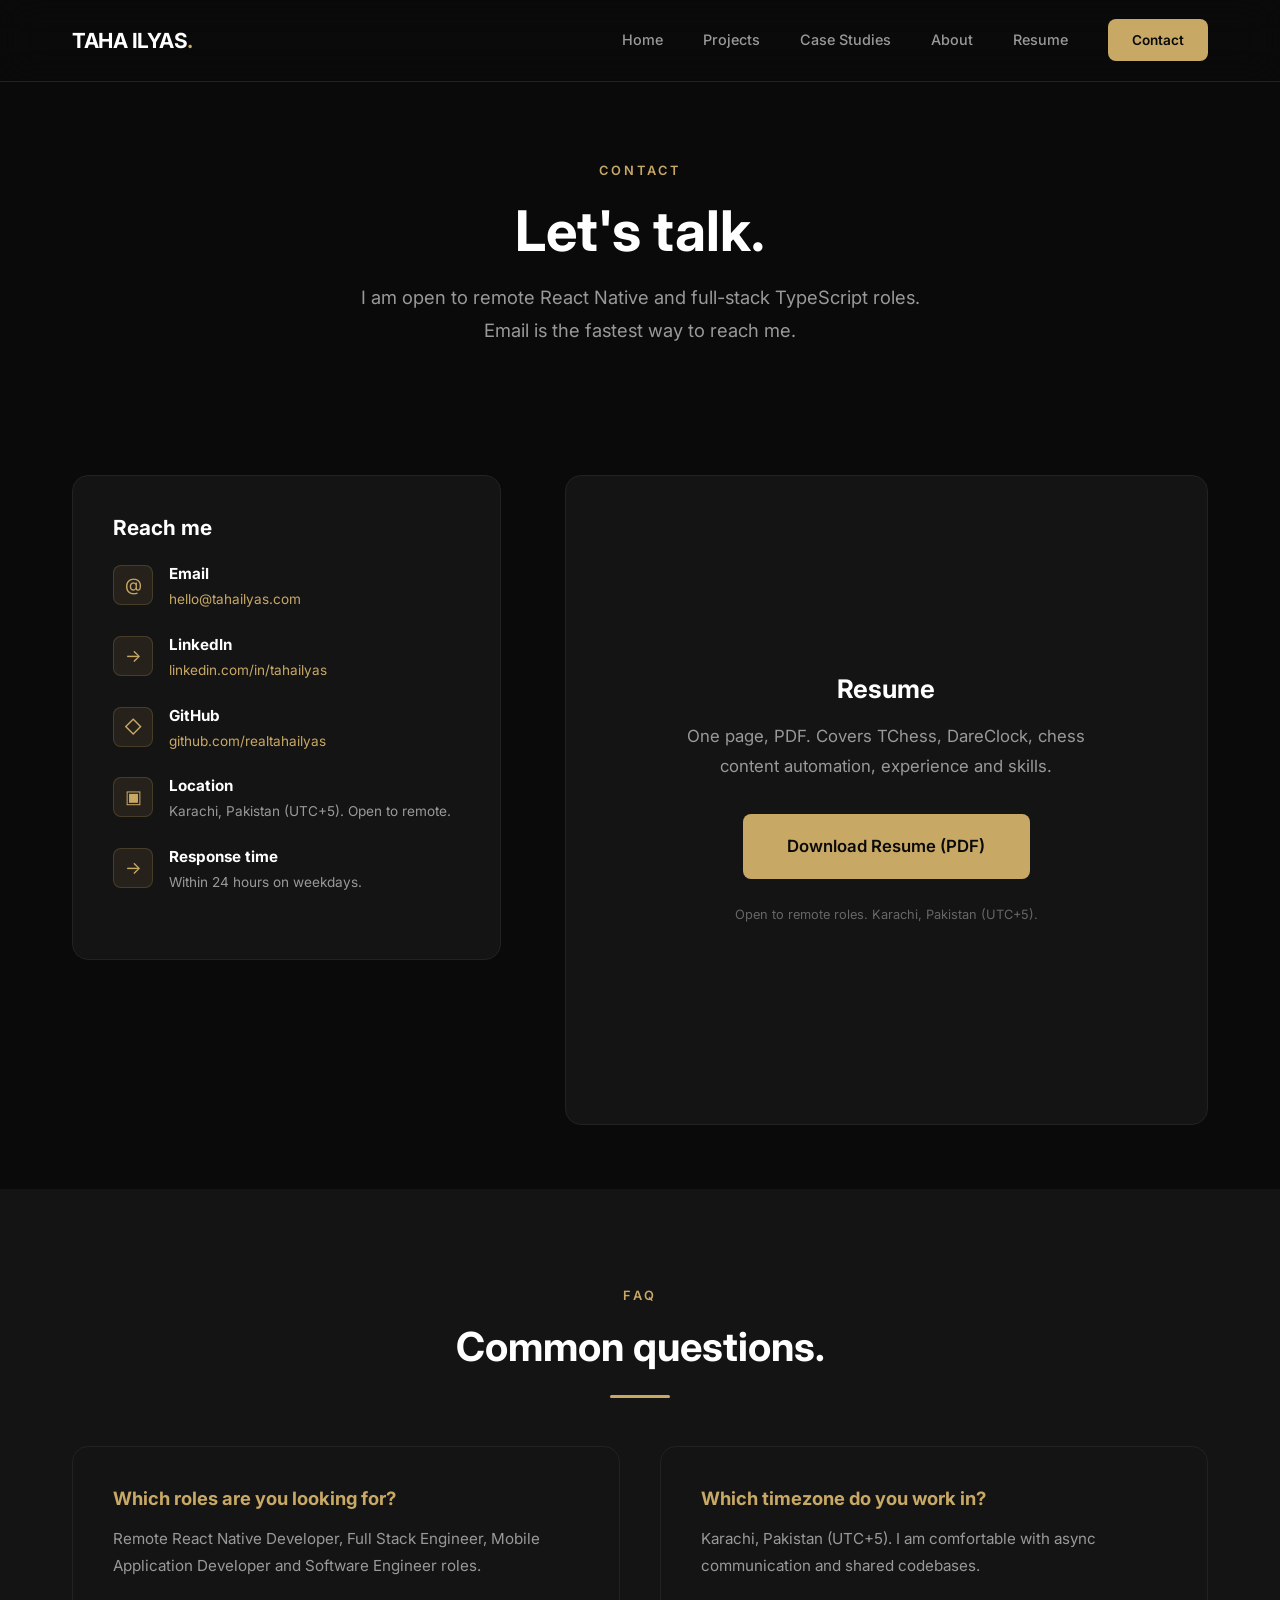
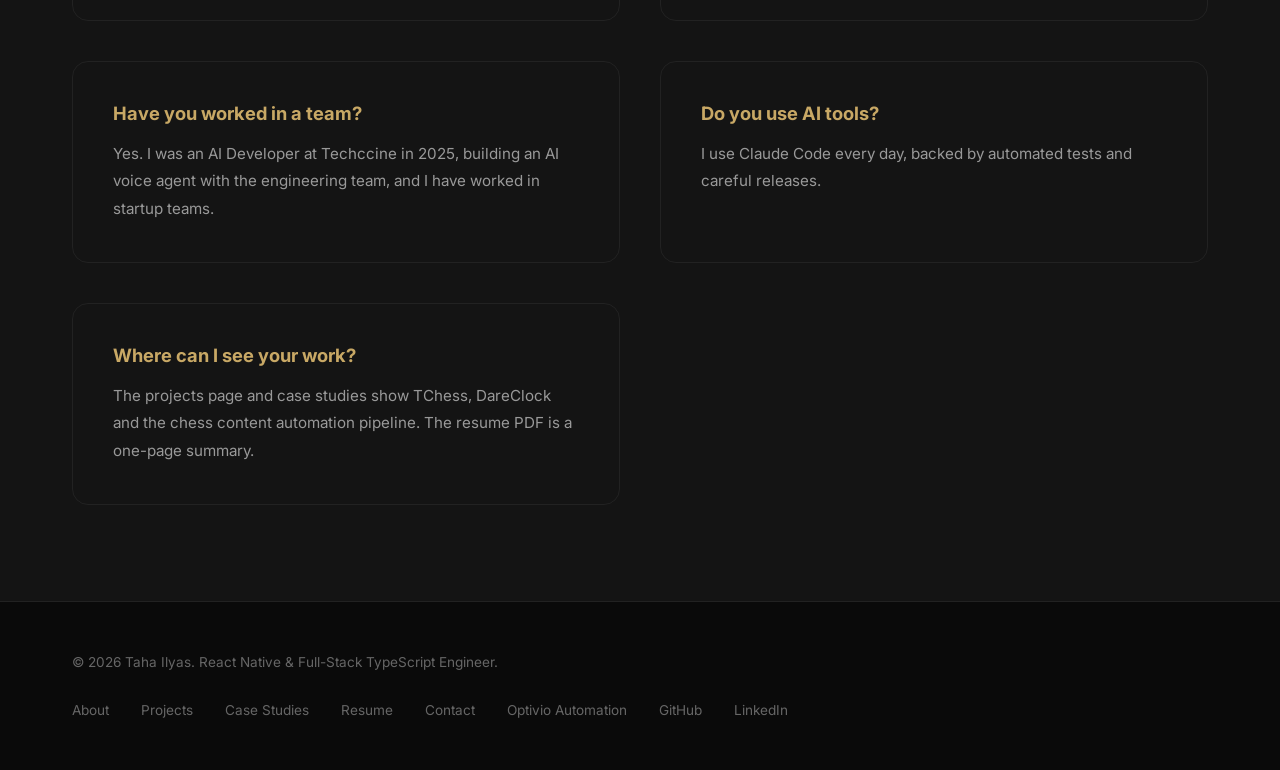
<file: contact.html>
<!DOCTYPE html>
<html lang="en">
<head>
  <meta charset="UTF-8">
  <meta name="viewport" content="width=device-width, initial-scale=1.0">
  <title>Contact Taha Ilyas | Open to Remote Engineering Roles</title>
  <meta name="description" content="Contact Taha Ilyas, a React Native and full-stack TypeScript engineer in Karachi, Pakistan (UTC+5), open to remote roles. Email, LinkedIn, GitHub and resume download.">
  <meta name="author" content="Taha Ilyas">

  <meta property="og:title" content="Contact Taha Ilyas | Open to Remote Engineering Roles">
  <meta property="og:description" content="Contact Taha Ilyas, a React Native and full-stack TypeScript engineer in Karachi, Pakistan (UTC+5), open to remote roles. Email, LinkedIn, GitHub and resume download.">
  <meta property="og:type" content="website">
  <meta property="og:url" content="https://tahailyas.com/contact.html">
  <meta property="og:image" content="https://tahailyas.com/images/og-image.jpg">

  <meta name="twitter:card" content="summary_large_image">
  <meta name="twitter:title" content="Contact Taha Ilyas | Open to Remote Engineering Roles">
  <meta name="twitter:description" content="Contact Taha Ilyas, a React Native and full-stack TypeScript engineer in Karachi, Pakistan (UTC+5), open to remote roles. Email, LinkedIn, GitHub and resume download.">
  <meta name="twitter:image" content="https://tahailyas.com/images/og-image.jpg">

  <link rel="canonical" href="https://tahailyas.com/contact.html">
  <link rel="icon" type="image/svg+xml" href="favicon.svg">

  <link rel="preconnect" href="https://fonts.googleapis.com">
  <link rel="preconnect" href="https://fonts.gstatic.com" crossorigin>
  <link href="https://fonts.googleapis.com/css2?family=Inter:wght@400;500;600;700;800&display=swap" rel="stylesheet">
  <link rel="stylesheet" href="css/style.css?v=20261105">

  <script type="application/ld+json">
{
  "@context": "https://schema.org",
  "@type": "WebSite",
  "name": "Taha Ilyas",
  "url": "https://tahailyas.com",
  "publisher": {
    "@id": "https://tahailyas.com/#person"
  }
}
  </script>
  <script type="application/ld+json">
{
  "@context": "https://schema.org",
  "@type": "ContactPage",
  "name": "Contact Taha Ilyas",
  "url": "https://tahailyas.com/contact.html",
  "about": {
    "@id": "https://tahailyas.com/#person"
  }
}
  </script>
  <script type="application/ld+json">
{
  "@context": "https://schema.org",
  "@type": "BreadcrumbList",
  "itemListElement": [
    {
      "@type": "ListItem",
      "position": 1,
      "name": "Home",
      "item": "https://tahailyas.com/"
    },
    {
      "@type": "ListItem",
      "position": 2,
      "name": "Contact",
      "item": "https://tahailyas.com/contact.html"
    }
  ]
}
  </script>
  <script type="application/ld+json">
{
  "@context": "https://schema.org",
  "@type": "FAQPage",
  "mainEntity": [
    {
      "@type": "Question",
      "name": "Which roles are you looking for?",
      "acceptedAnswer": {
        "@type": "Answer",
        "text": "Remote React Native Developer, Full Stack Engineer, Mobile Application Developer and Software Engineer roles."
      }
    },
    {
      "@type": "Question",
      "name": "Which timezone do you work in?",
      "acceptedAnswer": {
        "@type": "Answer",
        "text": "Karachi, Pakistan (UTC+5). I am comfortable with async communication and shared codebases."
      }
    },
    {
      "@type": "Question",
      "name": "Have you worked in a team?",
      "acceptedAnswer": {
        "@type": "Answer",
        "text": "Yes. I was an AI Developer at Techccine in 2025, building an AI voice agent with the engineering team, and I have worked in startup teams."
      }
    },
    {
      "@type": "Question",
      "name": "Do you use AI tools?",
      "acceptedAnswer": {
        "@type": "Answer",
        "text": "I use Claude Code every day, backed by automated tests and careful releases."
      }
    },
    {
      "@type": "Question",
      "name": "Where can I see your work?",
      "acceptedAnswer": {
        "@type": "Answer",
        "text": "The projects page and case studies show TChess, DareClock and the chess content automation pipeline. The resume PDF is a one-page summary."
      }
    }
  ]
}
  </script>
</head>
<body>

  <nav class="nav">
    <div class="nav__inner">
      <a href="index.html" class="nav__logo">TAHA ILYAS<span>.</span></a>
      <div class="nav__links">
        <a href="index.html">Home</a>
        <a href="ventures.html">Projects</a>
        <a href="case-studies.html">Case Studies</a>
        <a href="about.html">About</a>
        <a href="assets/Taha_Ilyas_Resume.pdf" download>Resume</a>
        <a href="contact.html" class="nav__cta active">Contact</a>
      </div>
      <button class="nav__burger" aria-label="Toggle menu">
        <span></span><span></span><span></span>
      </button>
    </div>
  </nav>

  <section class="page-hero">
    <div class="container">
      <span class="section-label">Contact</span>
      <h1>Let's talk.</h1>
      <p>I am open to remote React Native and full-stack TypeScript roles. Email is the fastest way to reach me.</p>
    </div>
  </section>

  <section class="section contact-section">
    <div class="container">
      <div class="contact-grid">
        <div class="contact-info fade-in">
          <h3>Reach me</h3>
          <div class="contact-info__item"><div class="contact-info__icon">@</div><div class="contact-info__text"><h4>Email</h4><p><a href="mailto:hello@tahailyas.com" style="color: var(--accent);">hello@tahailyas.com</a></p></div></div>
          <div class="contact-info__item"><div class="contact-info__icon">→</div><div class="contact-info__text"><h4>LinkedIn</h4><p><a href="https://www.linkedin.com/in/tahailyas/" target="_blank" rel="me noopener" style="color: var(--accent);">linkedin.com/in/tahailyas</a></p></div></div>
          <div class="contact-info__item"><div class="contact-info__icon">◇</div><div class="contact-info__text"><h4>GitHub</h4><p><a href="https://github.com/realtahailyas" target="_blank" rel="me noopener" style="color: var(--accent);">github.com/realtahailyas</a></p></div></div>
          <div class="contact-info__item"><div class="contact-info__icon">▣</div><div class="contact-info__text"><h4>Location</h4><p>Karachi, Pakistan (UTC+5). Open to remote.</p></div></div>
          <div class="contact-info__item"><div class="contact-info__icon">→</div><div class="contact-info__text"><h4>Response time</h4><p>Within 24 hours on weekdays.</p></div></div>
        </div>
        <div class="contact-embed fade-in">
          <div style="text-align: center; padding: 3rem 2rem;">
            <h3 style="margin-bottom: 1rem; color: var(--white);">Resume</h3>
            <p style="color: var(--text-muted); margin-bottom: 2rem; max-width: 400px; margin-left: auto; margin-right: auto;">One page, PDF. Covers TChess, DareClock, chess content automation, experience and skills.</p>
            <a href="assets/Taha_Ilyas_Resume.pdf" download class="btn btn--primary btn--lg" style="display: inline-flex;">Download Resume (PDF)</a>
            <p style="color: var(--text-dark); font-size: 0.8rem; margin-top: 1.5rem;">Open to remote roles. Karachi, Pakistan (UTC+5).</p>
          </div>
        </div>
      </div>
    </div>
  </section>

  <section class="section section--alt">
    <div class="container">
      <div class="text-center fade-in mb-6">
        <span class="section-label">FAQ</span>
        <h2>Common questions.</h2>
        <div class="divider"></div>
      </div>
      <div class="philosophy-grid">
        <div class="philosophy-card fade-in"><h4>Which roles are you looking for?</h4><p>Remote React Native Developer, Full Stack Engineer, Mobile Application Developer and Software Engineer roles.</p></div>
        <div class="philosophy-card fade-in"><h4>Which timezone do you work in?</h4><p>Karachi, Pakistan (UTC+5). I am comfortable with async communication and shared codebases.</p></div>
        <div class="philosophy-card fade-in"><h4>Have you worked in a team?</h4><p>Yes. I was an AI Developer at Techccine in 2025, building an AI voice agent with the engineering team, and I have worked in startup teams.</p></div>
        <div class="philosophy-card fade-in"><h4>Do you use AI tools?</h4><p>I use Claude Code every day, backed by automated tests and careful releases.</p></div>
        <div class="philosophy-card fade-in"><h4>Where can I see your work?</h4><p>The projects page and case studies show TChess, DareClock and the chess content automation pipeline. The resume PDF is a one-page summary.</p></div>
      </div>
    </div>
  </section>

  <footer class="footer">
    <div class="container">
      <div class="footer__inner">
        <div class="footer__left">
          <p>© 2026 Taha Ilyas. React Native &amp; Full-Stack TypeScript Engineer.</p>
        </div>
        <div class="footer__links">
          <a href="about.html">About</a>
          <a href="ventures.html">Projects</a>
          <a href="case-studies.html">Case Studies</a>
          <a href="assets/Taha_Ilyas_Resume.pdf" download>Resume</a>
          <a href="contact.html">Contact</a>
          <a href="https://optivioautomation.com" target="_blank" rel="noopener">Optivio Automation</a>
          <a href="https://github.com/realtahailyas" target="_blank" rel="me noopener">GitHub</a>
          <a href="https://www.linkedin.com/in/tahailyas/" target="_blank" rel="me noopener">LinkedIn</a>
        </div>
      </div>
    </div>
  </footer>

  <script src="js/main.js"></script>
</body>
</html>
</file>
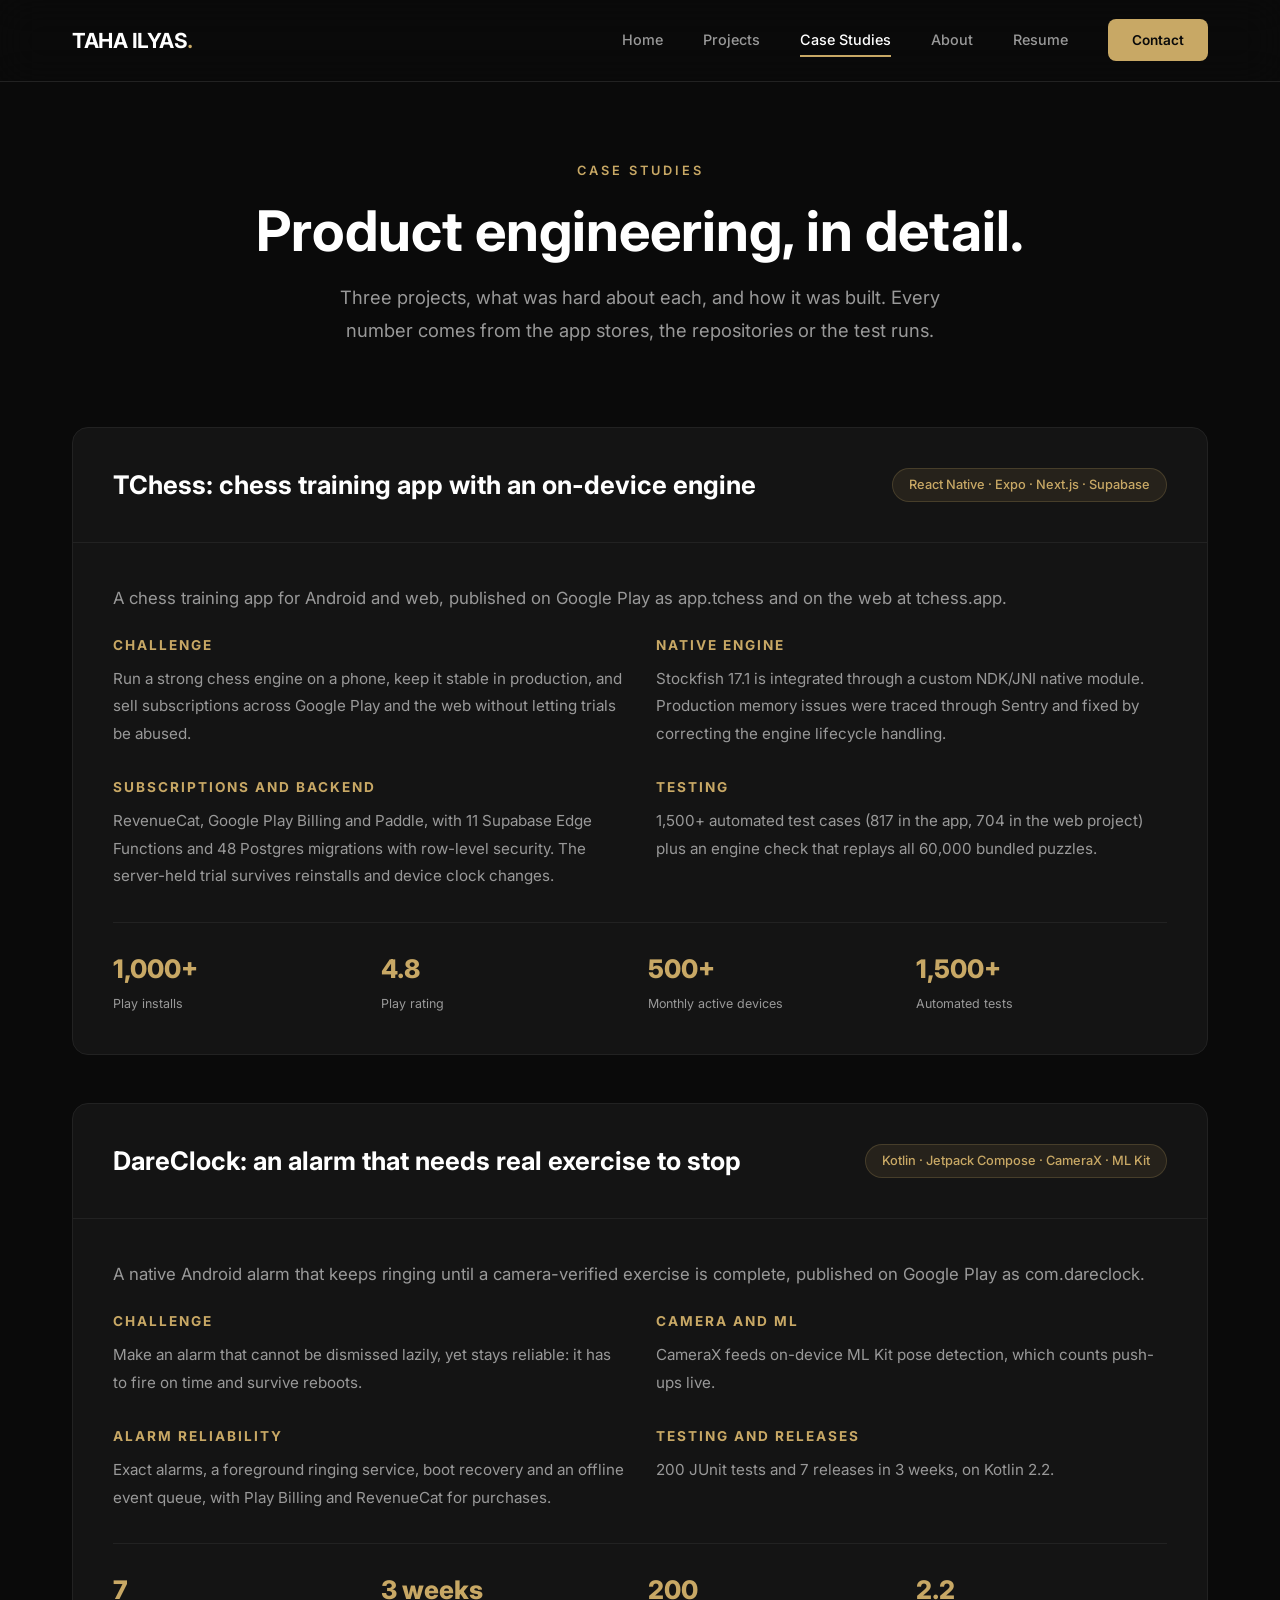
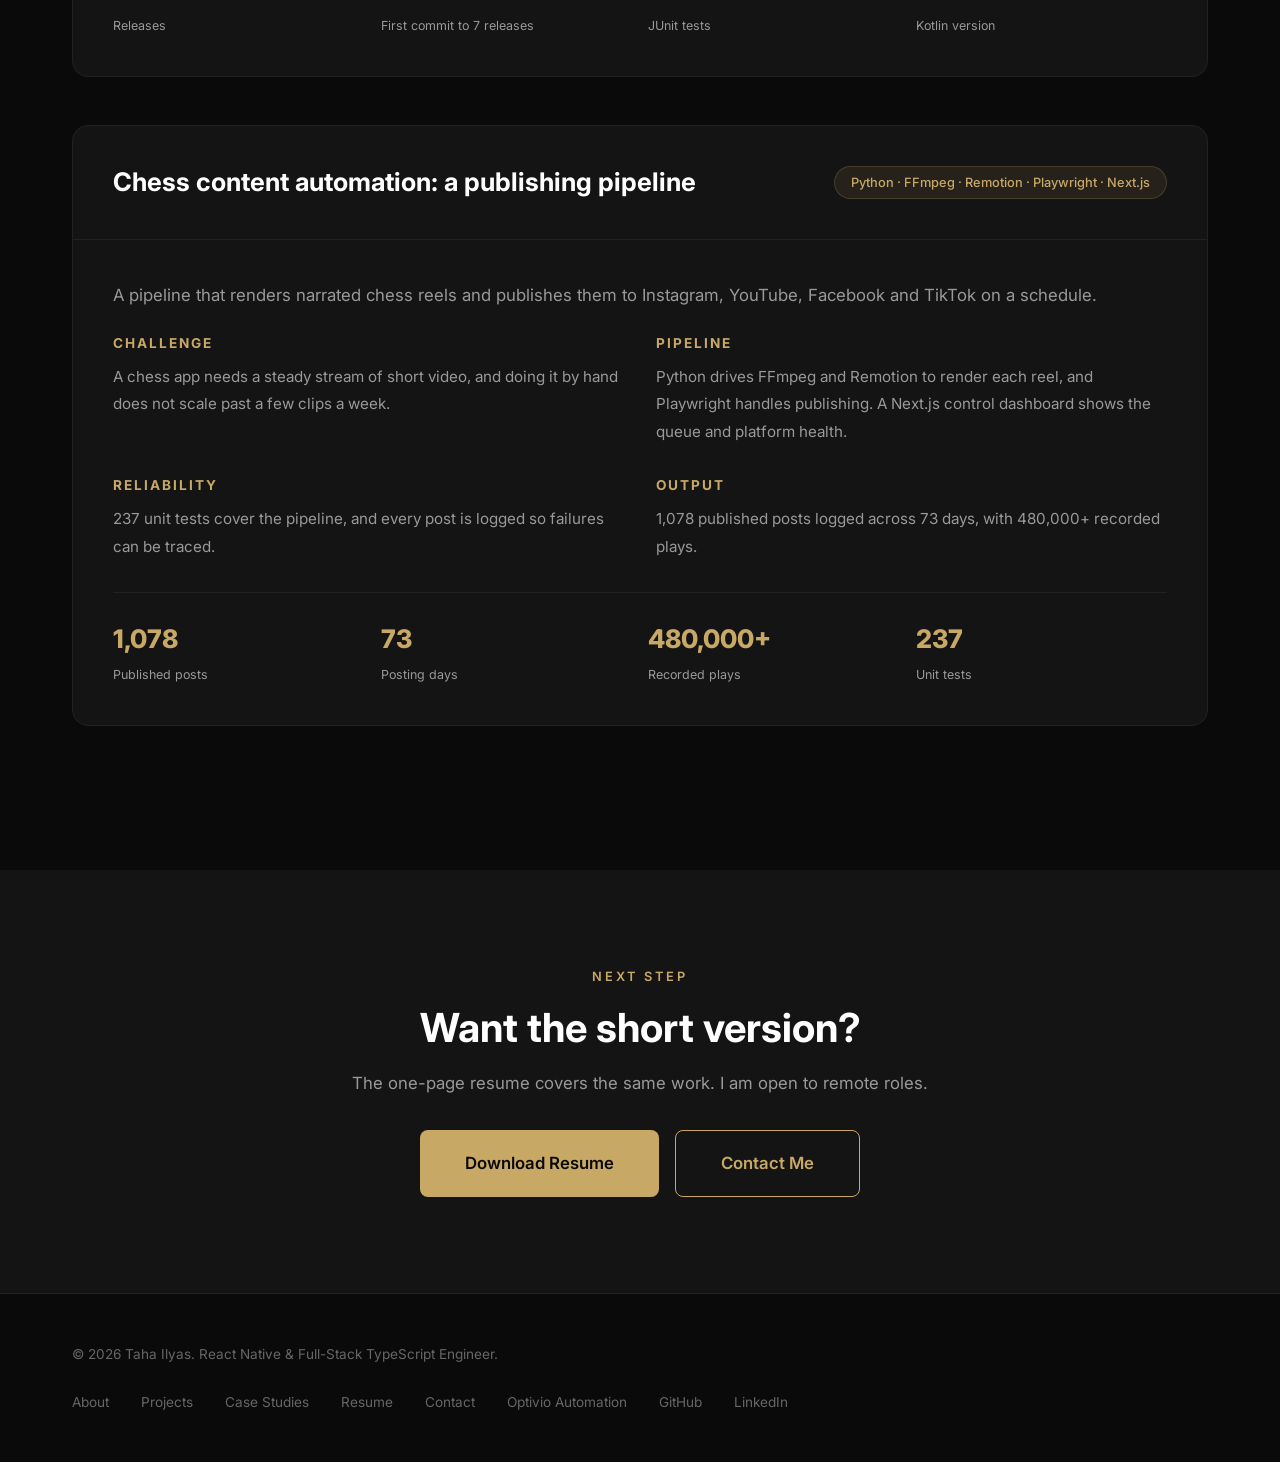
<file: insights.html>
<!DOCTYPE html>
<html lang="en">
<head>
  <meta charset="UTF-8">
  <title>Moved to Case Studies | Redirect 0f06 | Taha Ilyas</title>
  <meta name="description" content="This page has moved to Case Studies on tahailyas.com.">
  <meta name="robots" content="noindex, follow">
  <meta http-equiv="refresh" content="0; url=/case-studies.html">
  <link rel="canonical" href="https://tahailyas.com/case-studies.html">
  <script>window.location.replace('/case-studies.html');</script>
  <style>body{font-family:system-ui,sans-serif;background:#0a0a0a;color:#e8e8e8;padding:3rem 1.5rem;text-align:center}a{color:#c8a865}</style>
</head>
<body>
  <p>This page has moved. Redirecting to <a href="/case-studies.html">Case Studies</a>.</p>
</body>
</html>
</file>
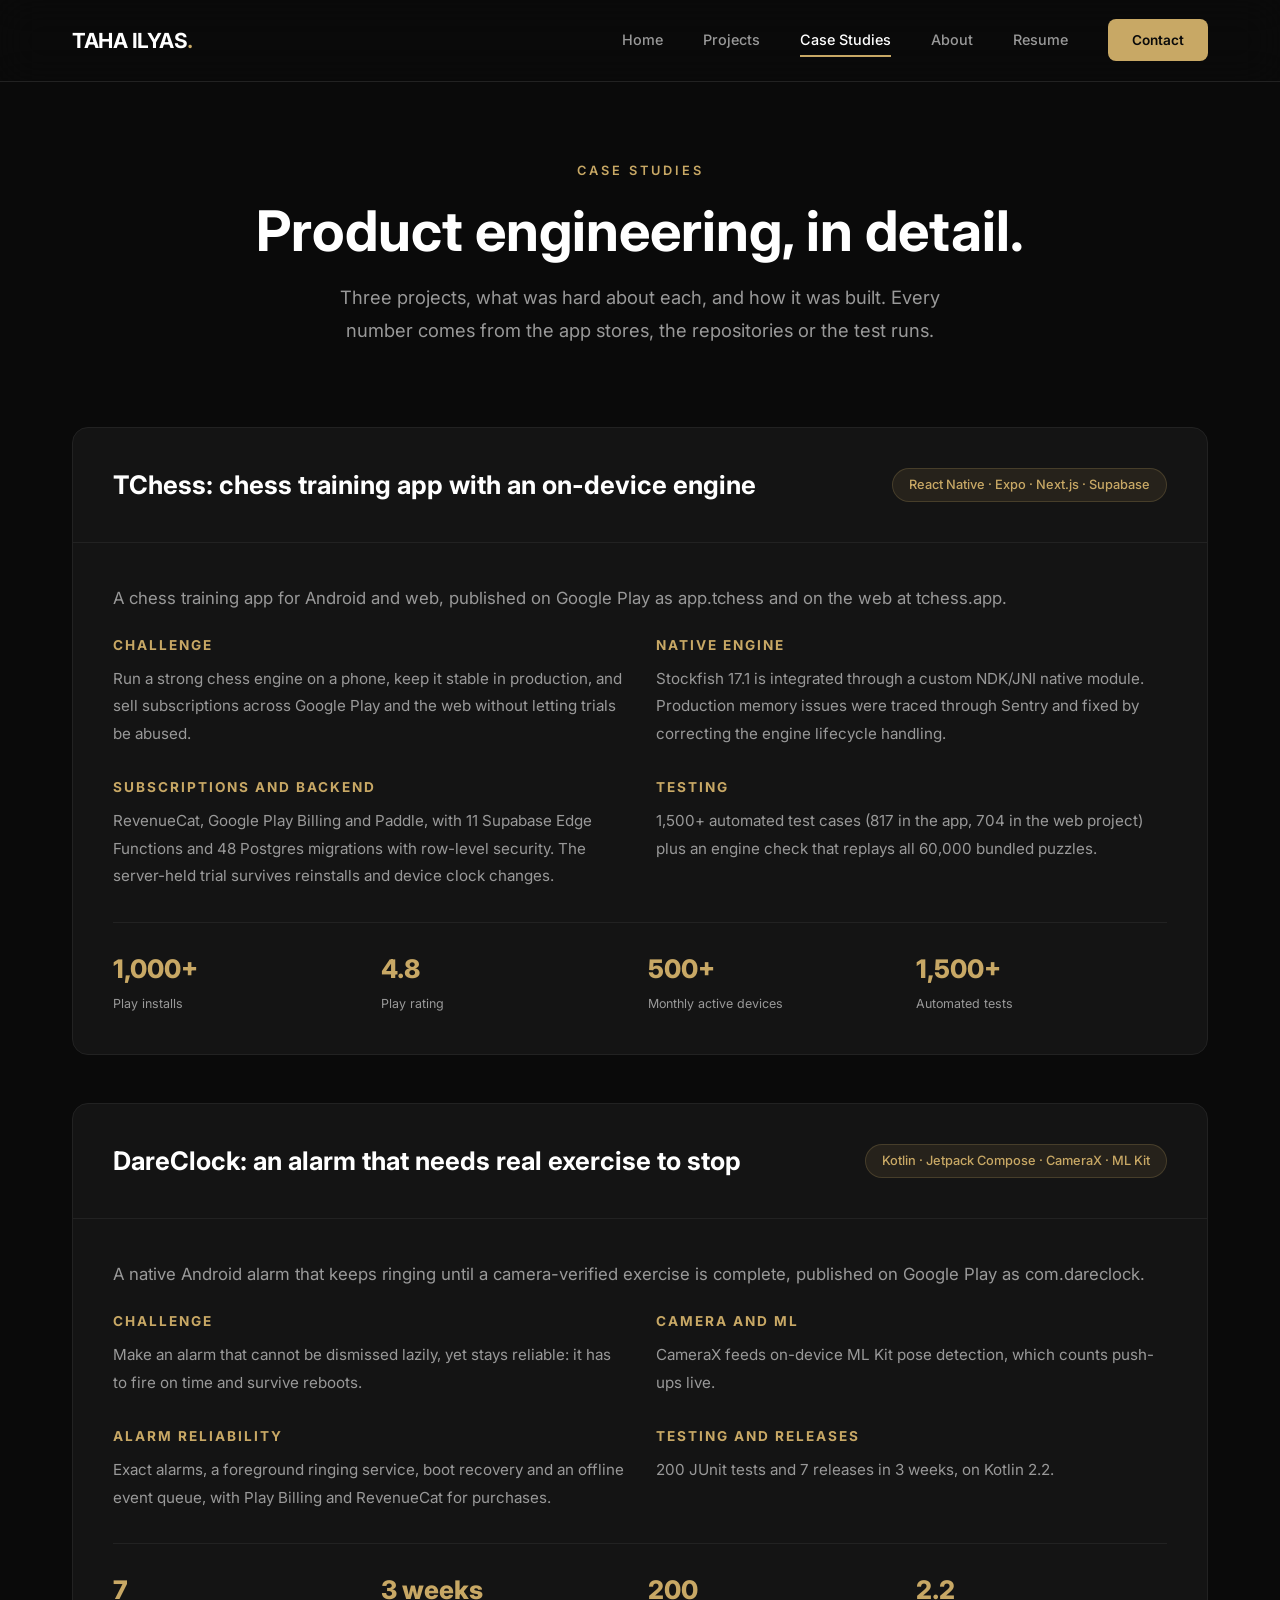
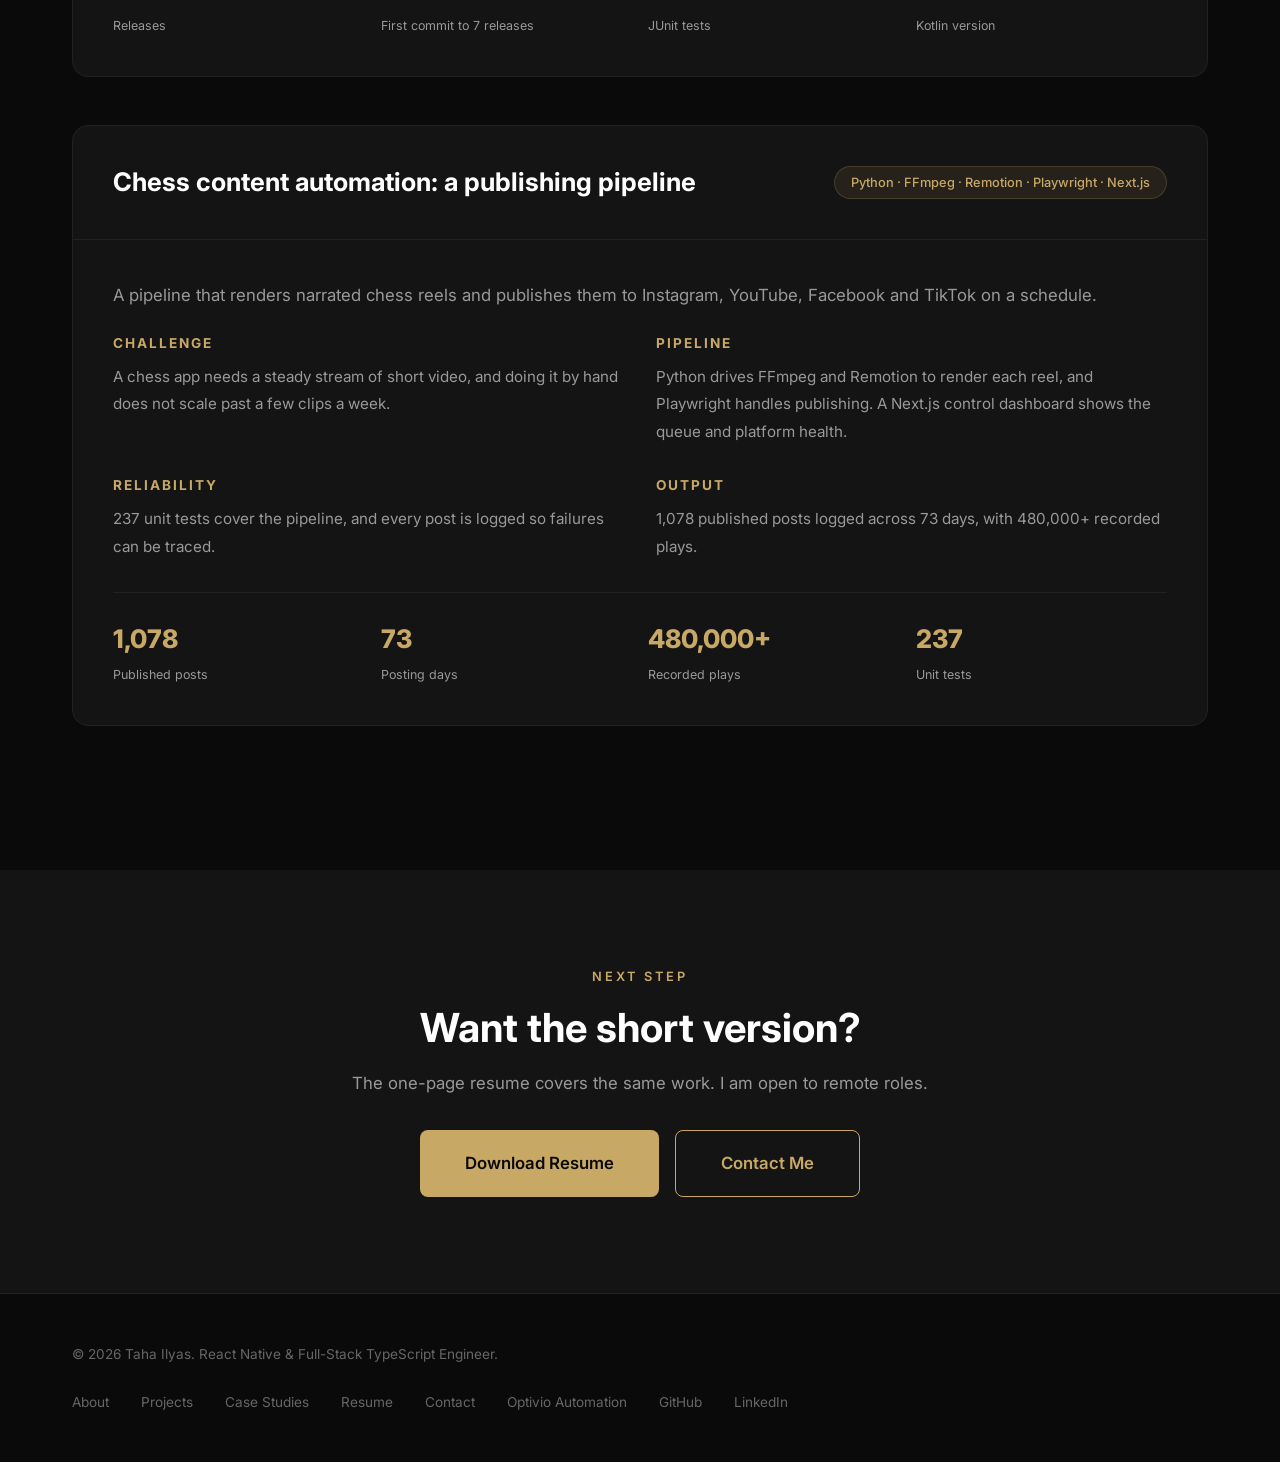
<file: proof.html>
<!DOCTYPE html>
<html lang="en">
<head>
  <meta charset="UTF-8">
  <title>Moved to Case Studies | Redirect 64e1 | Taha Ilyas</title>
  <meta name="description" content="This page has moved to Case Studies on tahailyas.com.">
  <meta name="robots" content="noindex, follow">
  <meta http-equiv="refresh" content="0; url=/case-studies.html">
  <link rel="canonical" href="https://tahailyas.com/case-studies.html">
  <script>window.location.replace('/case-studies.html');</script>
  <style>body{font-family:system-ui,sans-serif;background:#0a0a0a;color:#e8e8e8;padding:3rem 1.5rem;text-align:center}a{color:#c8a865}</style>
</head>
<body>
  <p>This page has moved. Redirecting to <a href="/case-studies.html">Case Studies</a>.</p>
</body>
</html>
</file>
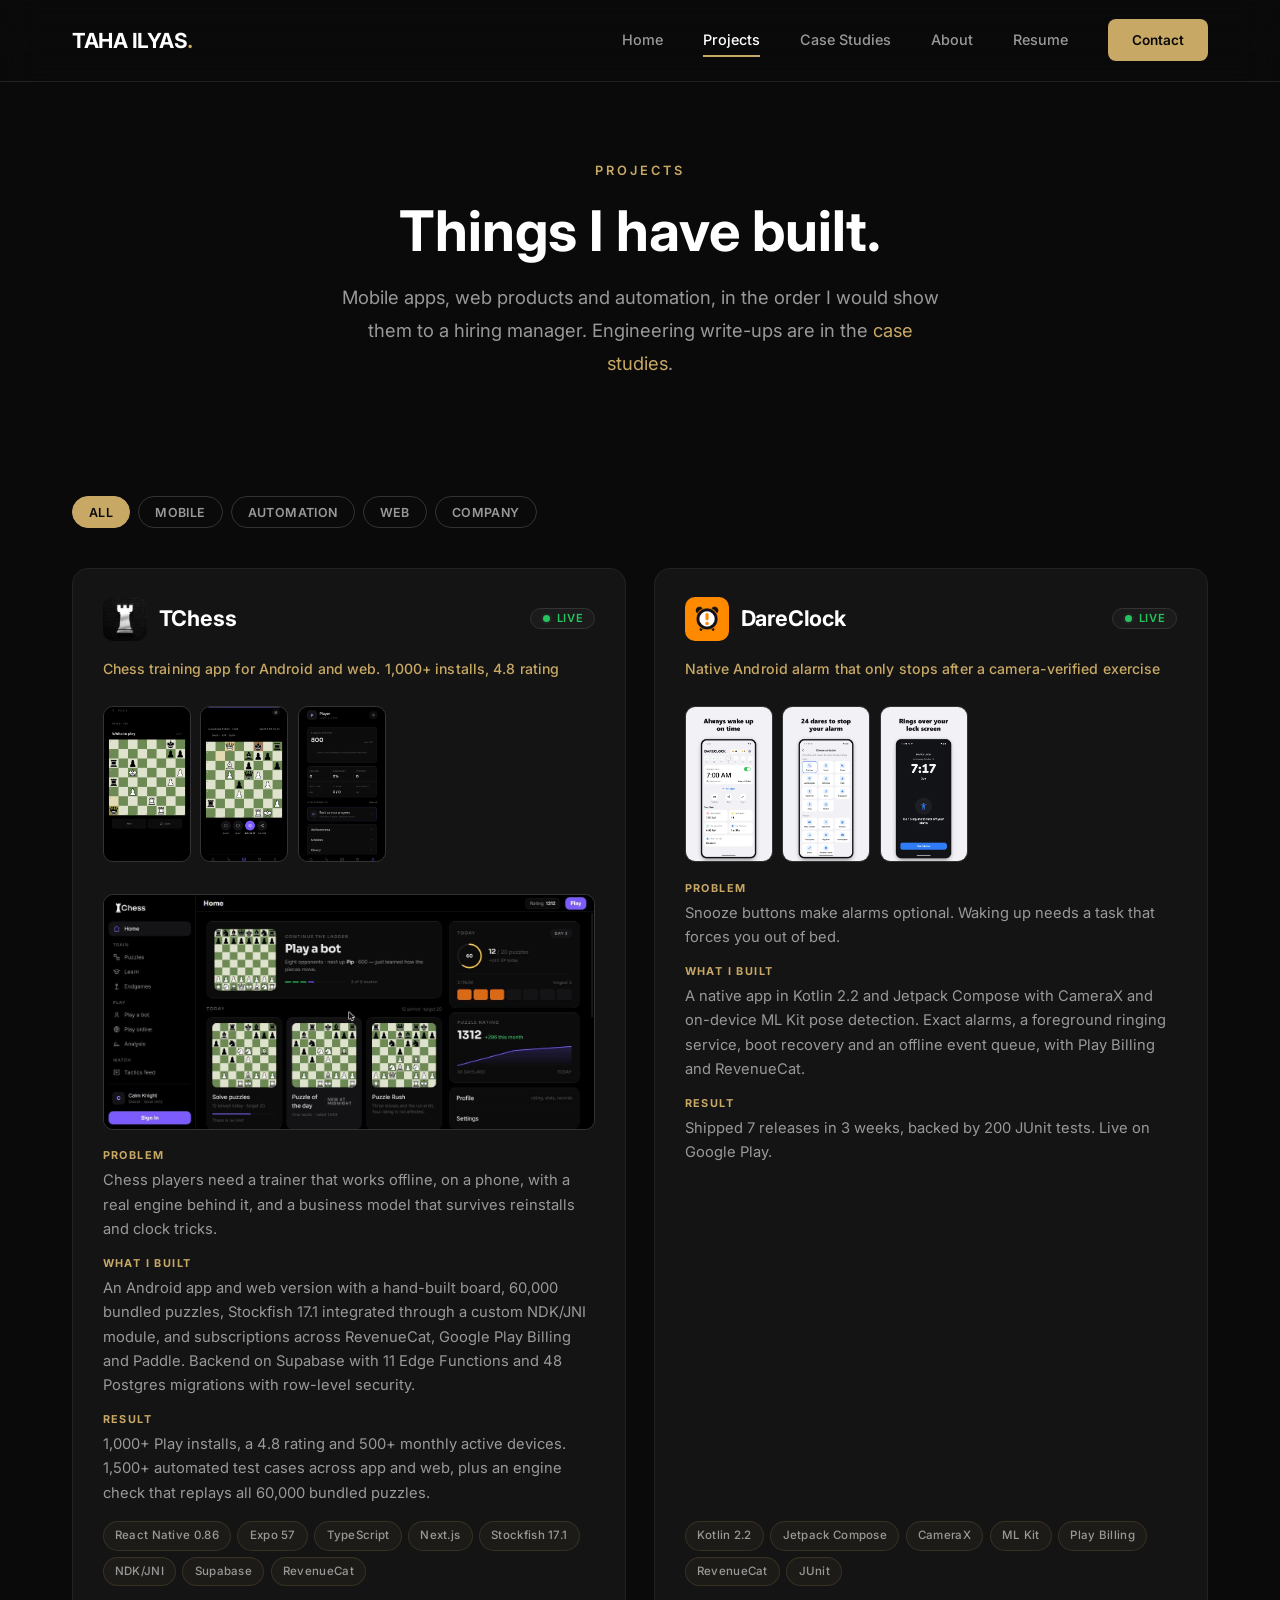
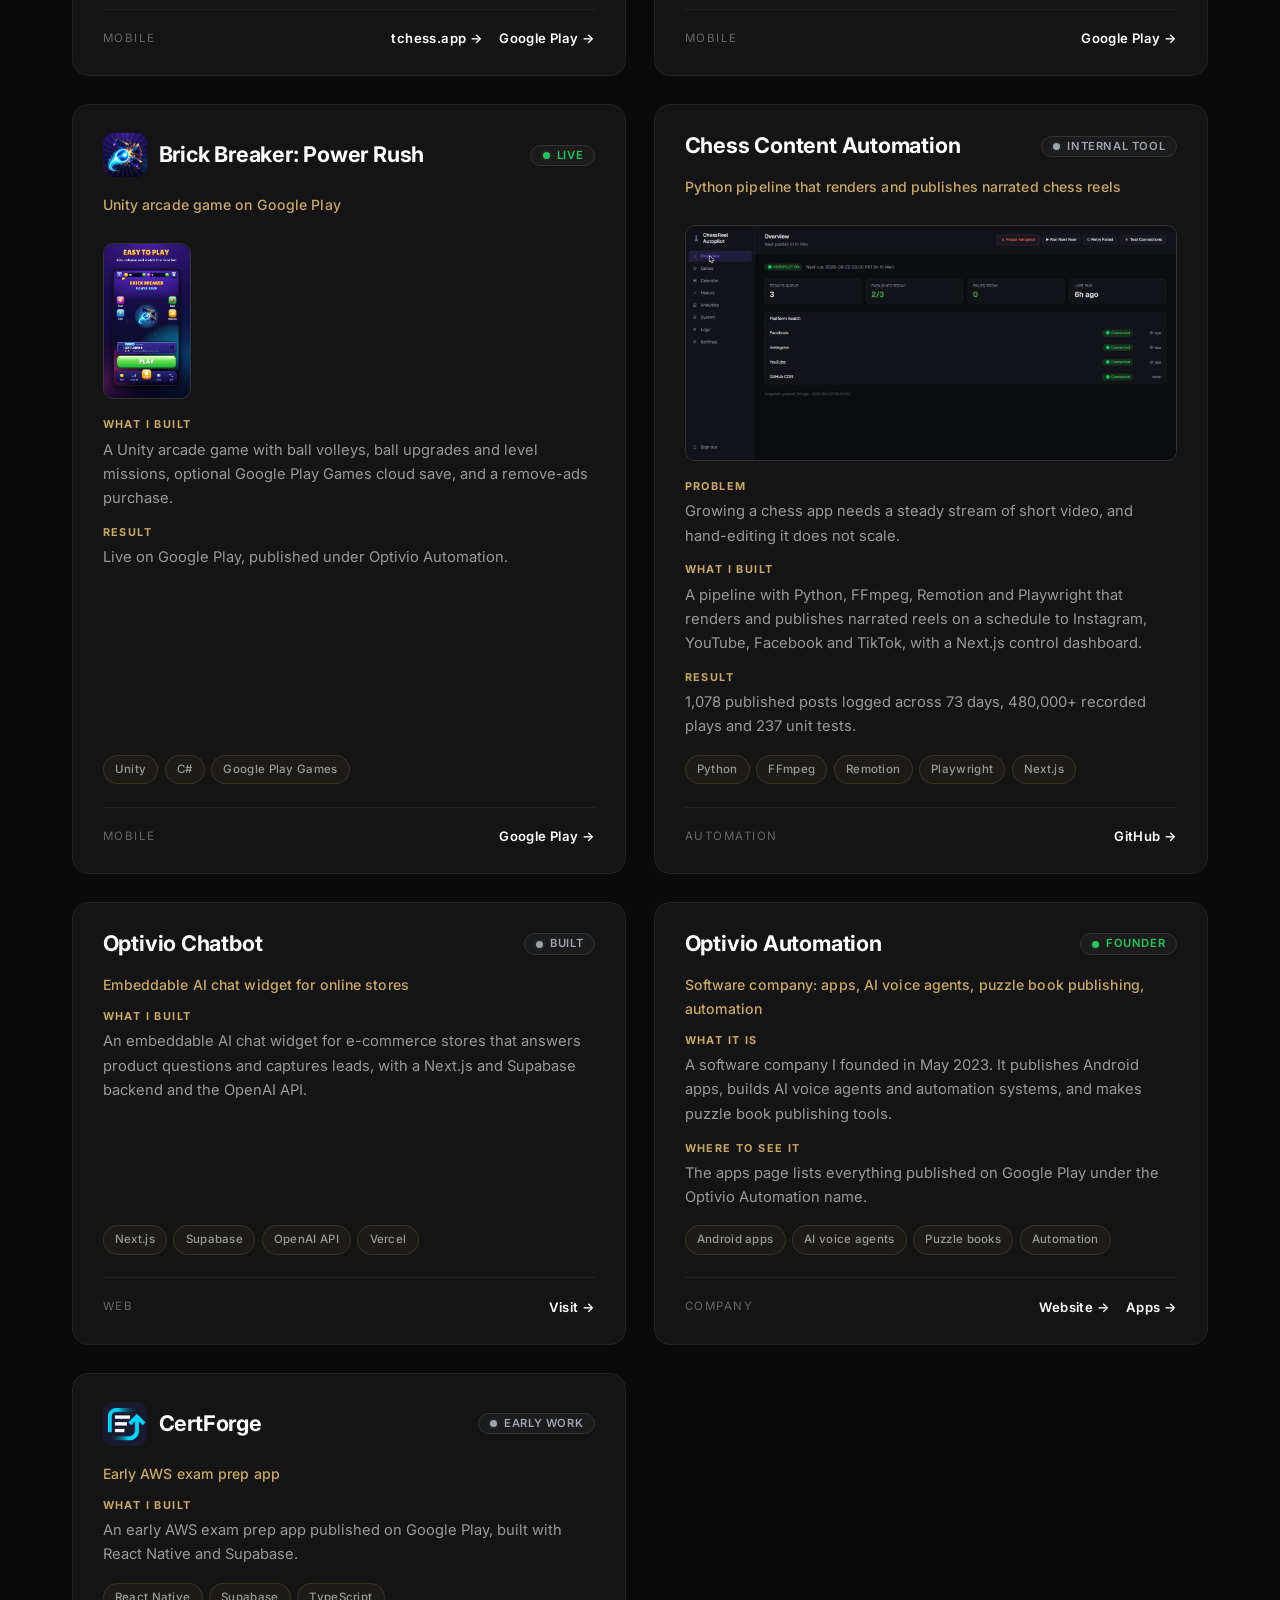
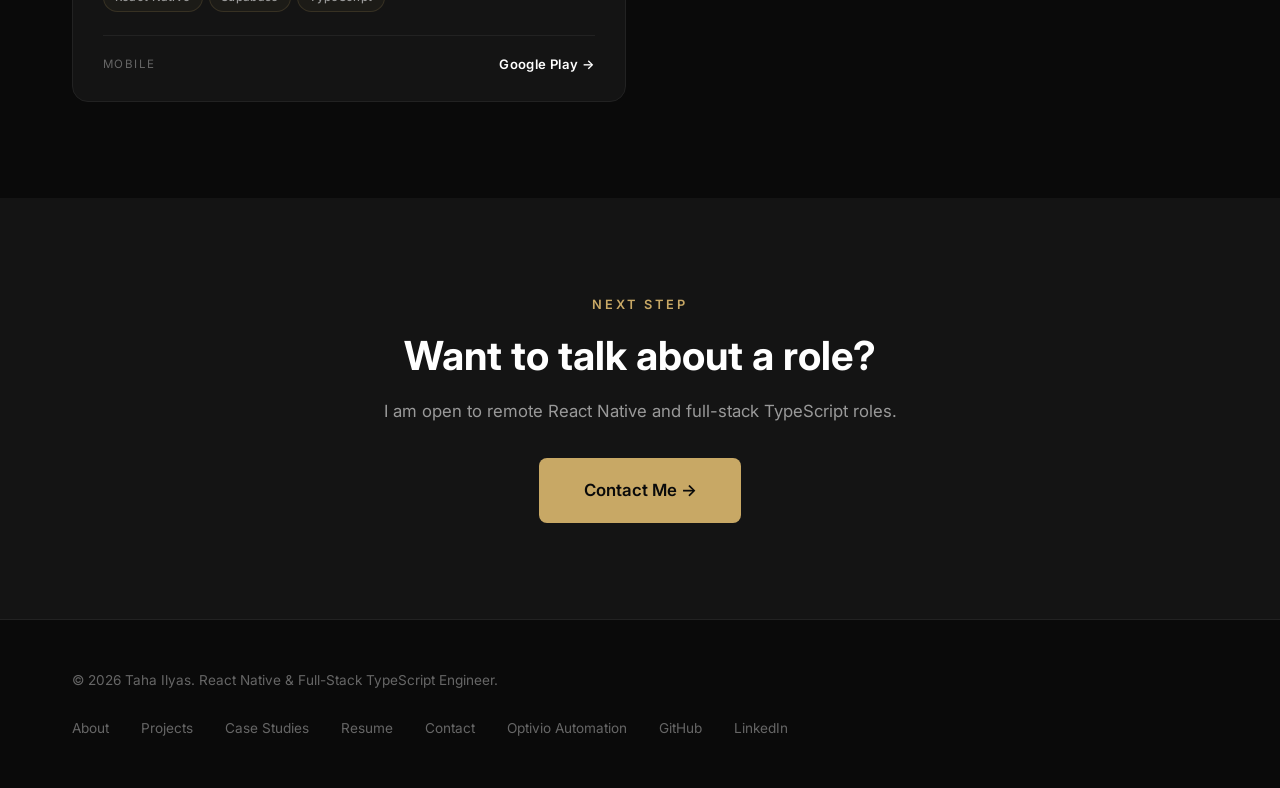
<file: ventures.html>
<!DOCTYPE html>
<html lang="en">
<head>
  <meta charset="UTF-8">
  <meta name="viewport" content="width=device-width, initial-scale=1.0">
  <title>Projects | Taha Ilyas, React Native &amp; Full-Stack TypeScript Engineer</title>
  <meta name="description" content="Projects by Taha Ilyas: TChess, DareClock, Brick Breaker: Power Rush, chess content automation, Optivio Automation and early work. Built with React Native, Kotlin, Next.js and Supabase.">
  <meta name="author" content="Taha Ilyas">

  <meta property="og:title" content="Projects | Taha Ilyas, React Native &amp; Full-Stack TypeScript Engineer">
  <meta property="og:description" content="Projects by Taha Ilyas: TChess, DareClock, Brick Breaker: Power Rush, chess content automation, Optivio Automation and early work. Built with React Native, Kotlin, Next.js and Supabase.">
  <meta property="og:type" content="website">
  <meta property="og:url" content="https://tahailyas.com/ventures.html">
  <meta property="og:image" content="https://tahailyas.com/images/og-image.jpg">

  <meta name="twitter:card" content="summary_large_image">
  <meta name="twitter:title" content="Projects | Taha Ilyas, React Native &amp; Full-Stack TypeScript Engineer">
  <meta name="twitter:description" content="Projects by Taha Ilyas: TChess, DareClock, Brick Breaker: Power Rush, chess content automation, Optivio Automation and early work. Built with React Native, Kotlin, Next.js and Supabase.">
  <meta name="twitter:image" content="https://tahailyas.com/images/og-image.jpg">

  <link rel="canonical" href="https://tahailyas.com/ventures.html">
  <link rel="icon" type="image/svg+xml" href="favicon.svg">

  <link rel="preconnect" href="https://fonts.googleapis.com">
  <link rel="preconnect" href="https://fonts.gstatic.com" crossorigin>
  <link href="https://fonts.googleapis.com/css2?family=Inter:wght@400;500;600;700;800&display=swap" rel="stylesheet">
  <link rel="stylesheet" href="css/style.css?v=20261105">

  <script type="application/ld+json">
{
  "@context": "https://schema.org",
  "@type": "WebSite",
  "name": "Taha Ilyas",
  "url": "https://tahailyas.com",
  "publisher": {
    "@id": "https://tahailyas.com/#person"
  }
}
  </script>
  <script type="application/ld+json">
{
  "@context": "https://schema.org",
  "@type": "BreadcrumbList",
  "itemListElement": [
    {
      "@type": "ListItem",
      "position": 1,
      "name": "Home",
      "item": "https://tahailyas.com/"
    },
    {
      "@type": "ListItem",
      "position": 2,
      "name": "Projects",
      "item": "https://tahailyas.com/ventures.html"
    }
  ]
}
  </script>
  <script type="application/ld+json">
{
  "@context": "https://schema.org",
  "@type": "ItemList",
  "name": "Projects by Taha Ilyas",
  "itemListElement": [
    {
      "@type": "ListItem",
      "position": 1,
      "item": {
        "@type": "MobileApplication",
        "name": "TChess",
        "description": "Chess training app for Android and web. 1,000+ installs, 4.8 rating",
        "operatingSystem": "Android",
        "author": {
          "@id": "https://tahailyas.com/#person"
        },
        "publisher": {
          "@id": "https://optivioautomation.com/#organization"
        }
      }
    },
    {
      "@type": "ListItem",
      "position": 2,
      "item": {
        "@type": "MobileApplication",
        "name": "DareClock",
        "description": "Native Android alarm that only stops after a camera-verified exercise",
        "operatingSystem": "Android",
        "author": {
          "@id": "https://tahailyas.com/#person"
        },
        "publisher": {
          "@id": "https://optivioautomation.com/#organization"
        }
      }
    },
    {
      "@type": "ListItem",
      "position": 3,
      "item": {
        "@type": "MobileApplication",
        "name": "Brick Breaker: Power Rush",
        "description": "Unity arcade game on Google Play",
        "operatingSystem": "Android",
        "author": {
          "@id": "https://tahailyas.com/#person"
        },
        "publisher": {
          "@id": "https://optivioautomation.com/#organization"
        }
      }
    },
    {
      "@type": "ListItem",
      "position": 4,
      "item": {
        "@type": "SoftwareApplication",
        "name": "Chess Content Automation",
        "description": "Python pipeline that renders and publishes narrated chess reels",
        "creator": {
          "@id": "https://tahailyas.com/#person"
        }
      }
    },
    {
      "@type": "ListItem",
      "position": 5,
      "item": {
        "@type": "SoftwareApplication",
        "name": "Optivio Chatbot",
        "description": "Embeddable AI chat widget for online stores",
        "creator": {
          "@id": "https://tahailyas.com/#person"
        }
      }
    },
    {
      "@type": "ListItem",
      "position": 6,
      "item": {
        "@type": "Organization",
        "@id": "https://optivioautomation.com/#organization",
        "name": "Optivio Automation",
        "url": "https://optivioautomation.com",
        "description": "Software company: Android apps, AI voice agents, puzzle book publishing and automation",
        "founder": {
          "@id": "https://tahailyas.com/#person"
        }
      }
    },
    {
      "@type": "ListItem",
      "position": 7,
      "item": {
        "@type": "MobileApplication",
        "name": "CertForge",
        "description": "Early AWS exam prep app",
        "operatingSystem": "Android",
        "author": {
          "@id": "https://tahailyas.com/#person"
        },
        "publisher": {
          "@id": "https://optivioautomation.com/#organization"
        }
      }
    }
  ]
}
  </script>
</head>
<body>

  <nav class="nav">
    <div class="nav__inner">
      <a href="index.html" class="nav__logo">TAHA ILYAS<span>.</span></a>
      <div class="nav__links">
        <a href="index.html">Home</a>
        <a href="ventures.html" class="active">Projects</a>
        <a href="case-studies.html">Case Studies</a>
        <a href="about.html">About</a>
        <a href="assets/Taha_Ilyas_Resume.pdf" download>Resume</a>
        <a href="contact.html" class="nav__cta">Contact</a>
      </div>
      <button class="nav__burger" aria-label="Toggle menu">
        <span></span><span></span><span></span>
      </button>
    </div>
  </nav>

  <section class="page-hero">
    <div class="container">
      <span class="section-label">Projects</span>
      <h1>Things I have built.</h1>
      <p>Mobile apps, web products and automation, in the order I would show them to a hiring manager. Engineering write-ups are in the <a href="case-studies.html" style="color: var(--accent);">case studies</a>.</p>
    </div>
  </section>

  <section class="section" style="padding-top: 1.5rem;">
    <div class="container">
      <div class="filter-bar fade-in" data-filter>
        <button class="filter-bar__btn is-active" data-cat="all">All</button>
        <button class="filter-bar__btn" data-cat="mobile">Mobile</button>
        <button class="filter-bar__btn" data-cat="tool">Automation</button>
        <button class="filter-bar__btn" data-cat="saas">Web</button>
        <button class="filter-bar__btn" data-cat="company">Company</button>
      </div>
      <div class="venture-grid" data-static-ventures>
        <article class="venture-card fade-in" data-category="mobile">
          <div class="venture-card__top venture-card__top--icon">
            <img class="app-icon" src="images/apps/tchess-icon.png" alt="TChess app icon" width="44" height="44" loading="lazy">
            <h3 class="venture-card__name">TChess</h3>
            <span class="status-badge status-badge--live">Live</span>
          </div>
          <div class="venture-card__tagline">Chess training app for Android and web. 1,000+ installs, 4.8 rating</div>
          <div class="venture-card__shots venture-card__shots--tall">
            <img src="images/tchess-1.png" alt="TChess puzzle solver screen" loading="lazy" width="88" height="156">
            <img src="images/tchess-2.png" alt="TChess animated tactics feed" loading="lazy" width="88" height="156">
            <img src="images/tchess-3.png" alt="TChess profile and stats screen" loading="lazy" width="88" height="156">
          </div>
          <img class="venture-card__shot--wide" src="images/tchess-web.jpg" alt="TChess web app home dashboard with rating, puzzle streak and daily goals" loading="lazy" width="1280" height="609">
          <div class="venture-card__desc">
            <div class="venture-card__field"><strong>Problem</strong>Chess players need a trainer that works offline, on a phone, with a real engine behind it, and a business model that survives reinstalls and clock tricks.</div>
            <div class="venture-card__field"><strong>What I Built</strong>An Android app and web version with a hand-built board, 60,000 bundled puzzles, Stockfish 17.1 integrated through a custom NDK/JNI module, and subscriptions across RevenueCat, Google Play Billing and Paddle. Backend on Supabase with 11 Edge Functions and 48 Postgres migrations with row-level security.</div>
            <div class="venture-card__field"><strong>Result</strong>1,000+ Play installs, a 4.8 rating and 500+ monthly active devices. 1,500+ automated test cases across app and web, plus an engine check that replays all 60,000 bundled puzzles.</div>
          </div>
          <div class="stack-list">
            <span class="stack-pill">React Native 0.86</span>
            <span class="stack-pill">Expo 57</span>
            <span class="stack-pill">TypeScript</span>
            <span class="stack-pill">Next.js</span>
            <span class="stack-pill">Stockfish 17.1</span>
            <span class="stack-pill">NDK/JNI</span>
            <span class="stack-pill">Supabase</span>
            <span class="stack-pill">RevenueCat</span>
          </div>
          <div class="venture-card__foot">
            <span class="venture-card__category" style="font-size:0.72rem;letter-spacing:1.5px;text-transform:uppercase;color:var(--text-dark);">Mobile</span>
            <span class="venture-card__links"><a class="venture-card__link" href="https://tchess.app" target="_blank" rel="noopener">tchess.app →</a><a class="venture-card__link" href="https://play.google.com/store/apps/details?id=app.tchess" target="_blank" rel="noopener">Google Play →</a></span>
          </div>
        </article>
        <article class="venture-card fade-in" data-category="mobile">
          <div class="venture-card__top venture-card__top--icon">
            <img class="app-icon" src="images/apps/dareclock-icon.png" alt="DareClock app icon" width="44" height="44" loading="lazy">
            <h3 class="venture-card__name">DareClock</h3>
            <span class="status-badge status-badge--live">Live</span>
          </div>
          <div class="venture-card__tagline">Native Android alarm that only stops after a camera-verified exercise</div>
          <div class="venture-card__shots venture-card__shots--tall">
            <img src="images/apps/dareclock-1.webp" alt="DareClock screenshot 1" loading="lazy" width="88" height="156">
            <img src="images/apps/dareclock-2.webp" alt="DareClock screenshot 2" loading="lazy" width="88" height="156">
            <img src="images/apps/dareclock-3.webp" alt="DareClock screenshot 3" loading="lazy" width="88" height="156">
          </div>
          <div class="venture-card__desc">
            <div class="venture-card__field"><strong>Problem</strong>Snooze buttons make alarms optional. Waking up needs a task that forces you out of bed.</div>
            <div class="venture-card__field"><strong>What I Built</strong>A native app in Kotlin 2.2 and Jetpack Compose with CameraX and on-device ML Kit pose detection. Exact alarms, a foreground ringing service, boot recovery and an offline event queue, with Play Billing and RevenueCat.</div>
            <div class="venture-card__field"><strong>Result</strong>Shipped 7 releases in 3 weeks, backed by 200 JUnit tests. Live on Google Play.</div>
          </div>
          <div class="stack-list">
            <span class="stack-pill">Kotlin 2.2</span>
            <span class="stack-pill">Jetpack Compose</span>
            <span class="stack-pill">CameraX</span>
            <span class="stack-pill">ML Kit</span>
            <span class="stack-pill">Play Billing</span>
            <span class="stack-pill">RevenueCat</span>
            <span class="stack-pill">JUnit</span>
          </div>
          <div class="venture-card__foot">
            <span class="venture-card__category" style="font-size:0.72rem;letter-spacing:1.5px;text-transform:uppercase;color:var(--text-dark);">Mobile</span>
            <span class="venture-card__links"><a class="venture-card__link" href="https://play.google.com/store/apps/details?id=com.dareclock" target="_blank" rel="noopener">Google Play →</a></span>
          </div>
        </article>
        <article class="venture-card fade-in" data-category="mobile">
          <div class="venture-card__top venture-card__top--icon">
            <img class="app-icon" src="images/apps/brick-breaker-icon.png" alt="Brick Breaker: Power Rush app icon" width="44" height="44" loading="lazy">
            <h3 class="venture-card__name">Brick Breaker: Power Rush</h3>
            <span class="status-badge status-badge--live">Live</span>
          </div>
          <div class="venture-card__tagline">Unity arcade game on Google Play</div>
          <div class="venture-card__shots venture-card__shots--tall">
            <img src="images/apps/brick-breaker-1.webp" alt="Brick Breaker: Power Rush gameplay screenshot" loading="lazy" width="88" height="156">
          </div>
          <div class="venture-card__desc">
            <div class="venture-card__field"><strong>What I Built</strong>A Unity arcade game with ball volleys, ball upgrades and level missions, optional Google Play Games cloud save, and a remove-ads purchase.</div>
            <div class="venture-card__field"><strong>Result</strong>Live on Google Play, published under Optivio Automation.</div>
          </div>
          <div class="stack-list">
            <span class="stack-pill">Unity</span>
            <span class="stack-pill">C#</span>
            <span class="stack-pill">Google Play Games</span>
          </div>
          <div class="venture-card__foot">
            <span class="venture-card__category" style="font-size:0.72rem;letter-spacing:1.5px;text-transform:uppercase;color:var(--text-dark);">Mobile</span>
            <span class="venture-card__links"><a class="venture-card__link" href="https://play.google.com/store/apps/details?id=com.brickrush" target="_blank" rel="noopener">Google Play →</a></span>
          </div>
        </article>
        <article class="venture-card fade-in" data-category="tool">
          <div class="venture-card__top venture-card__top--icon">
            
            <h3 class="venture-card__name">Chess Content Automation</h3>
            <span class="status-badge status-badge--internal">Internal tool</span>
          </div>
          <div class="venture-card__tagline">Python pipeline that renders and publishes narrated chess reels</div>
          <img class="venture-card__shot--wide" src="images/chessreel-dashboard.jpg" alt="Chess content automation dashboard showing publish queue, platform health and run status" loading="lazy" width="1568" height="747">
          <div class="venture-card__desc">
            <div class="venture-card__field"><strong>Problem</strong>Growing a chess app needs a steady stream of short video, and hand-editing it does not scale.</div>
            <div class="venture-card__field"><strong>What I Built</strong>A pipeline with Python, FFmpeg, Remotion and Playwright that renders and publishes narrated reels on a schedule to Instagram, YouTube, Facebook and TikTok, with a Next.js control dashboard.</div>
            <div class="venture-card__field"><strong>Result</strong>1,078 published posts logged across 73 days, 480,000+ recorded plays and 237 unit tests.</div>
          </div>
          <div class="stack-list">
            <span class="stack-pill">Python</span>
            <span class="stack-pill">FFmpeg</span>
            <span class="stack-pill">Remotion</span>
            <span class="stack-pill">Playwright</span>
            <span class="stack-pill">Next.js</span>
          </div>
          <div class="venture-card__foot">
            <span class="venture-card__category" style="font-size:0.72rem;letter-spacing:1.5px;text-transform:uppercase;color:var(--text-dark);">Automation</span>
            <span class="venture-card__links"><a class="venture-card__link" href="https://github.com/realtahailyas/chess-reels" target="_blank" rel="noopener">GitHub →</a></span>
          </div>
        </article>
        <article class="venture-card fade-in" data-category="saas">
          <div class="venture-card__top venture-card__top--icon">
            
            <h3 class="venture-card__name">Optivio Chatbot</h3>
            <span class="status-badge status-badge--internal">Built</span>
          </div>
          <div class="venture-card__tagline">Embeddable AI chat widget for online stores</div>
          <div class="venture-card__desc">
            <div class="venture-card__field"><strong>What I Built</strong>An embeddable AI chat widget for e-commerce stores that answers product questions and captures leads, with a Next.js and Supabase backend and the OpenAI API.</div>
          </div>
          <div class="stack-list">
            <span class="stack-pill">Next.js</span>
            <span class="stack-pill">Supabase</span>
            <span class="stack-pill">OpenAI API</span>
            <span class="stack-pill">Vercel</span>
          </div>
          <div class="venture-card__foot">
            <span class="venture-card__category" style="font-size:0.72rem;letter-spacing:1.5px;text-transform:uppercase;color:var(--text-dark);">Web</span>
            <span class="venture-card__links"><a class="venture-card__link" href="https://chatbot.tahailyas.com" target="_blank" rel="noopener">Visit →</a></span>
          </div>
        </article>
        <article class="venture-card fade-in" data-category="company">
          <div class="venture-card__top venture-card__top--icon">
            
            <h3 class="venture-card__name">Optivio Automation</h3>
            <span class="status-badge status-badge--live">Founder</span>
          </div>
          <div class="venture-card__tagline">Software company: apps, AI voice agents, puzzle book publishing, automation</div>
          <div class="venture-card__desc">
            <div class="venture-card__field"><strong>What it is</strong>A software company I founded in May 2023. It publishes Android apps, builds AI voice agents and automation systems, and makes puzzle book publishing tools.</div>
            <div class="venture-card__field"><strong>Where to see it</strong>The apps page lists everything published on Google Play under the Optivio Automation name.</div>
          </div>
          <div class="stack-list">
            <span class="stack-pill">Android apps</span>
            <span class="stack-pill">AI voice agents</span>
            <span class="stack-pill">Puzzle books</span>
            <span class="stack-pill">Automation</span>
          </div>
          <div class="venture-card__foot">
            <span class="venture-card__category" style="font-size:0.72rem;letter-spacing:1.5px;text-transform:uppercase;color:var(--text-dark);">Company</span>
            <span class="venture-card__links"><a class="venture-card__link" href="https://optivioautomation.com" target="_blank" rel="noopener">Website →</a><a class="venture-card__link" href="https://optivioautomation.com/apps" target="_blank" rel="noopener">Apps →</a></span>
          </div>
        </article>
        <article class="venture-card fade-in" data-category="mobile">
          <div class="venture-card__top venture-card__top--icon">
            <img class="app-icon" src="images/apps/certforge-icon.png" alt="CertForge app icon" width="44" height="44" loading="lazy">
            <h3 class="venture-card__name">CertForge</h3>
            <span class="status-badge status-badge--internal">Early work</span>
          </div>
          <div class="venture-card__tagline">Early AWS exam prep app</div>
          <div class="venture-card__desc">
            <div class="venture-card__field"><strong>What I Built</strong>An early AWS exam prep app published on Google Play, built with React Native and Supabase.</div>
          </div>
          <div class="stack-list">
            <span class="stack-pill">React Native</span>
            <span class="stack-pill">Supabase</span>
            <span class="stack-pill">TypeScript</span>
          </div>
          <div class="venture-card__foot">
            <span class="venture-card__category" style="font-size:0.72rem;letter-spacing:1.5px;text-transform:uppercase;color:var(--text-dark);">Mobile</span>
            <span class="venture-card__links"><a class="venture-card__link" href="https://play.google.com/store/apps/details?id=com.getcertforge.app" target="_blank" rel="noopener">Google Play →</a></span>
          </div>
        </article>
      </div>
    </div>
  </section>

  <section class="section section--alt cta-section">
    <div class="container">
      <div class="cta-section__inner fade-in">
        <span class="section-label">Next Step</span>
        <h2>Want to talk about a role?</h2>
        <p>I am open to remote React Native and full-stack TypeScript roles.</p>
        <a href="contact.html" class="btn btn--primary btn--lg">Contact Me →</a>
      </div>
    </div>
  </section>

  <footer class="footer">
    <div class="container">
      <div class="footer__inner">
        <div class="footer__left">
          <p>© 2026 Taha Ilyas. React Native &amp; Full-Stack TypeScript Engineer.</p>
        </div>
        <div class="footer__links">
          <a href="about.html">About</a>
          <a href="ventures.html">Projects</a>
          <a href="case-studies.html">Case Studies</a>
          <a href="assets/Taha_Ilyas_Resume.pdf" download>Resume</a>
          <a href="contact.html">Contact</a>
          <a href="https://optivioautomation.com" target="_blank" rel="noopener">Optivio Automation</a>
          <a href="https://github.com/realtahailyas" target="_blank" rel="me noopener">GitHub</a>
          <a href="https://www.linkedin.com/in/tahailyas/" target="_blank" rel="me noopener">LinkedIn</a>
        </div>
      </div>
    </div>
  </footer>

  <script src="js/main.js"></script>
</body>
</html>
</file>
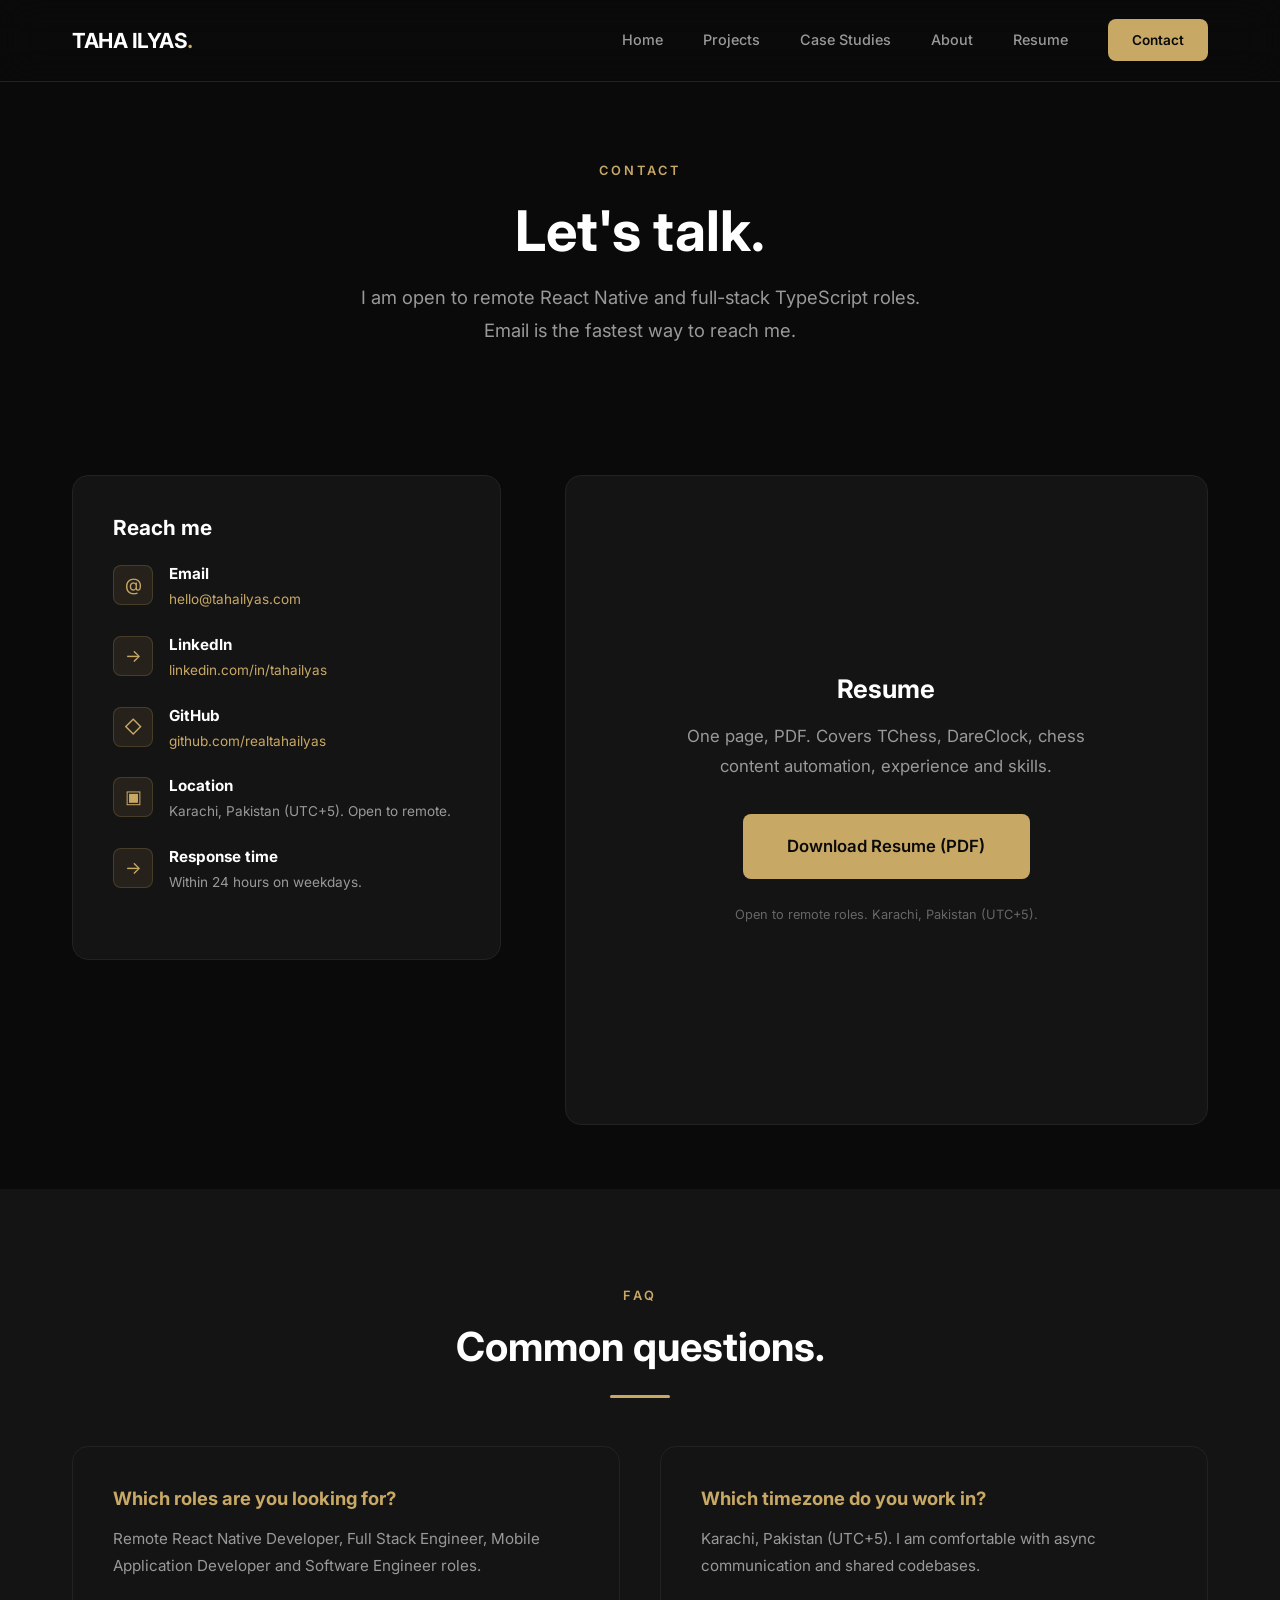
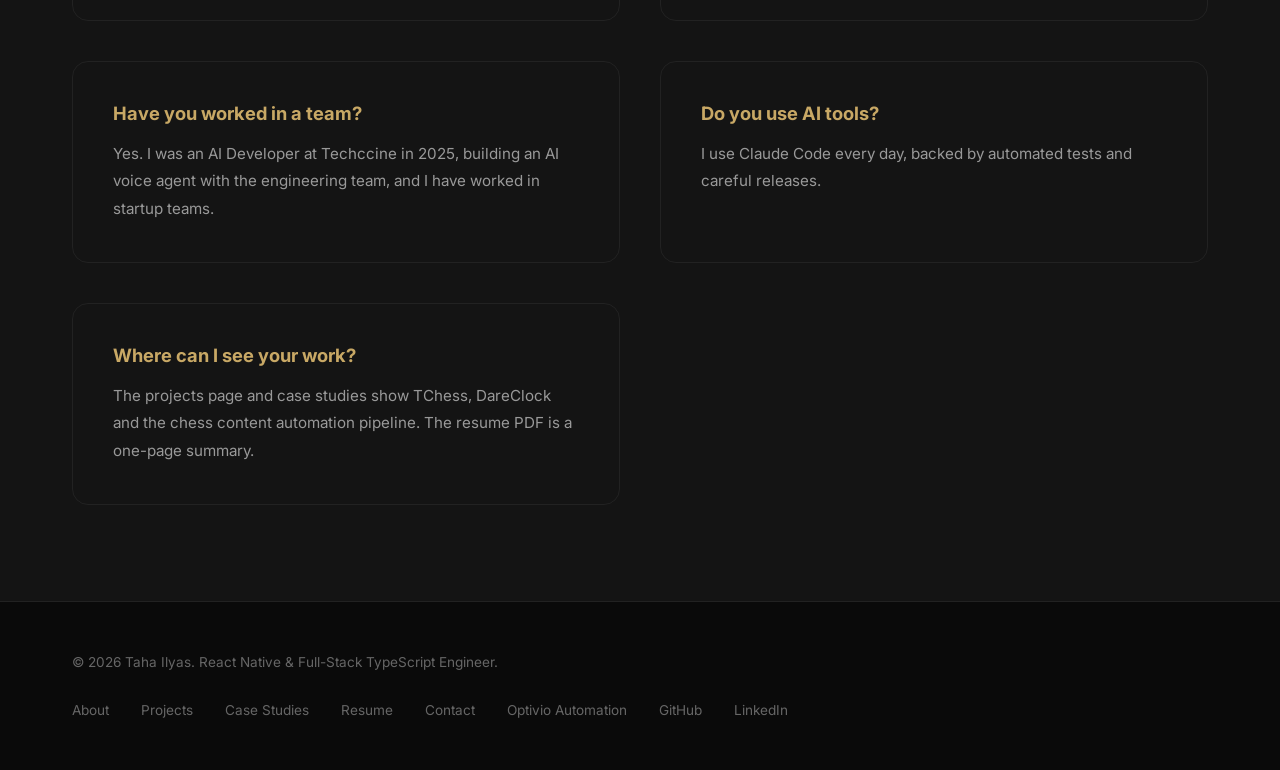
<file: work-with-me.html>
<!DOCTYPE html>
<html lang="en">
<head>
  <meta charset="UTF-8">
  <title>Moved to Contact | Redirect e7a5 | Taha Ilyas</title>
  <meta name="description" content="This page has moved to Contact on tahailyas.com.">
  <meta name="robots" content="noindex, follow">
  <meta http-equiv="refresh" content="0; url=/contact.html">
  <link rel="canonical" href="https://tahailyas.com/contact.html">
  <script>window.location.replace('/contact.html');</script>
  <style>body{font-family:system-ui,sans-serif;background:#0a0a0a;color:#e8e8e8;padding:3rem 1.5rem;text-align:center}a{color:#c8a865}</style>
</head>
<body>
  <p>This page has moved. Redirecting to <a href="/contact.html">Contact</a>.</p>
</body>
</html>
</file>
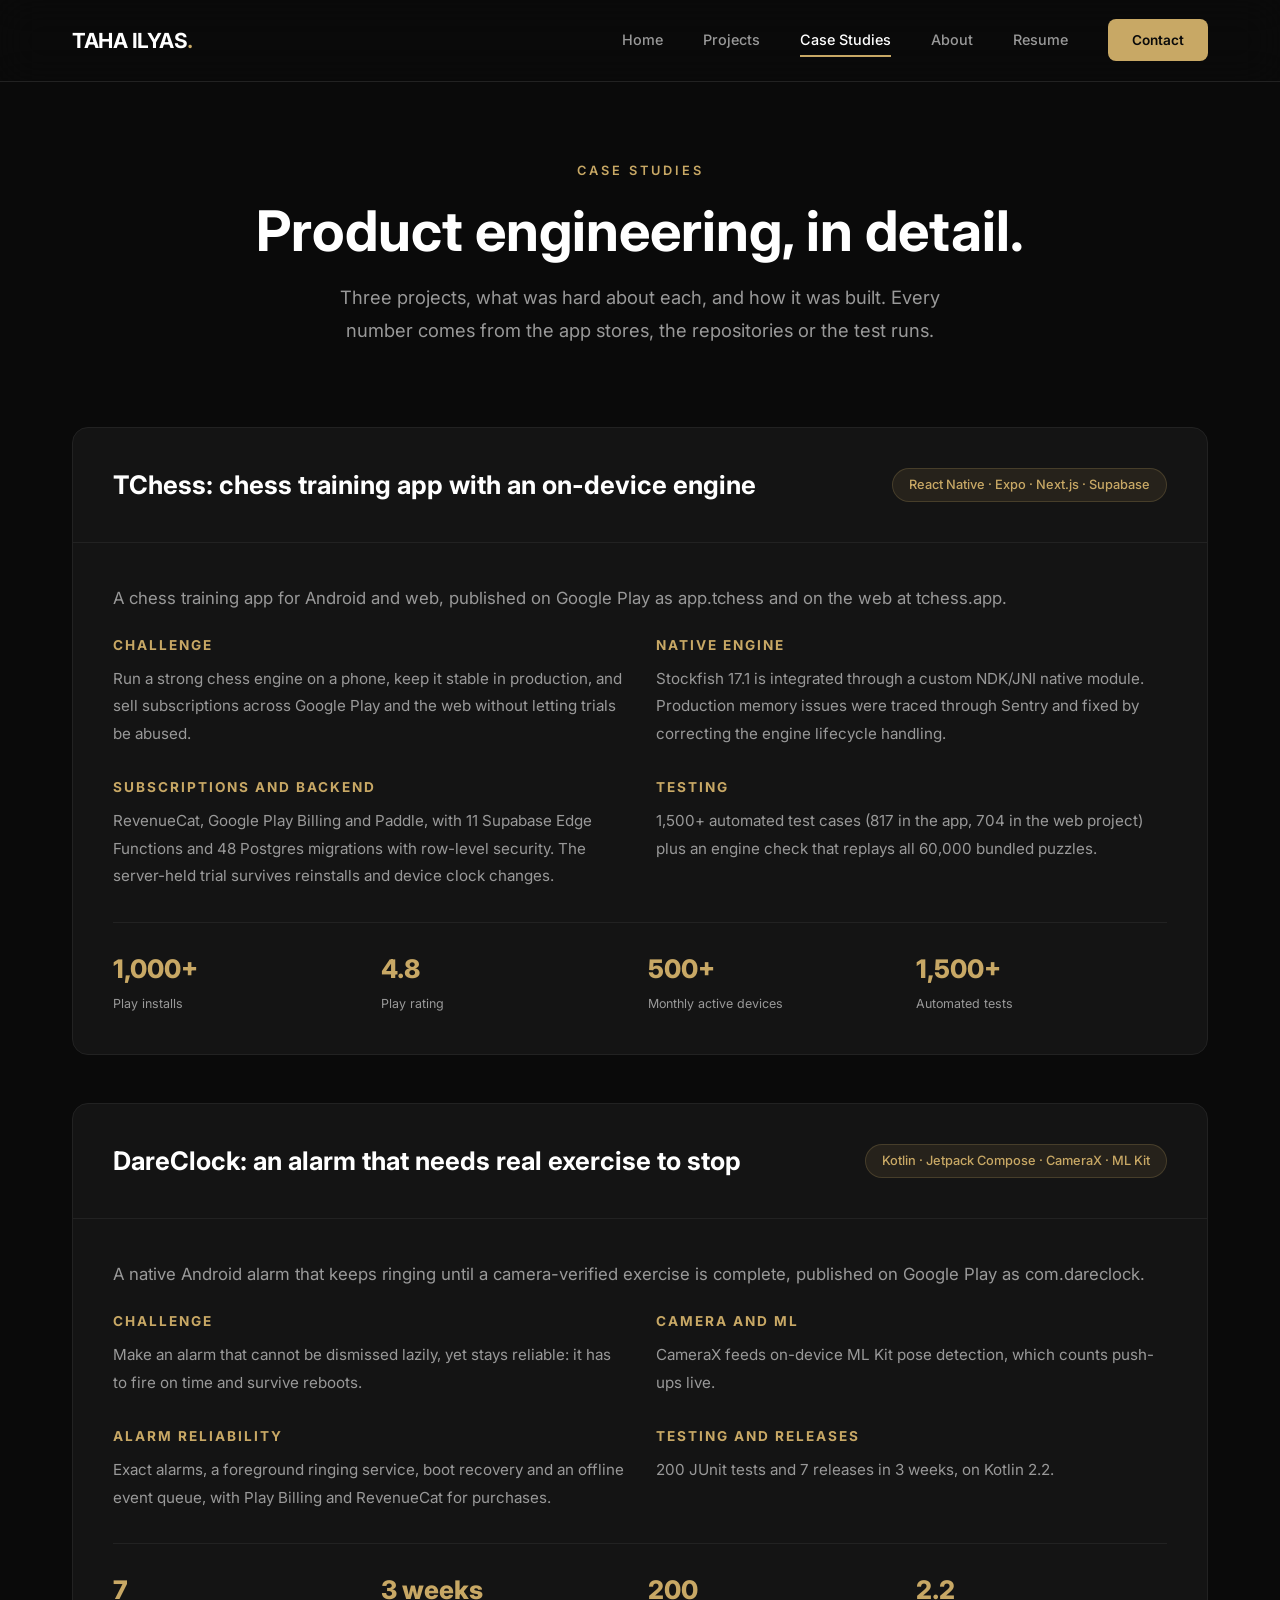
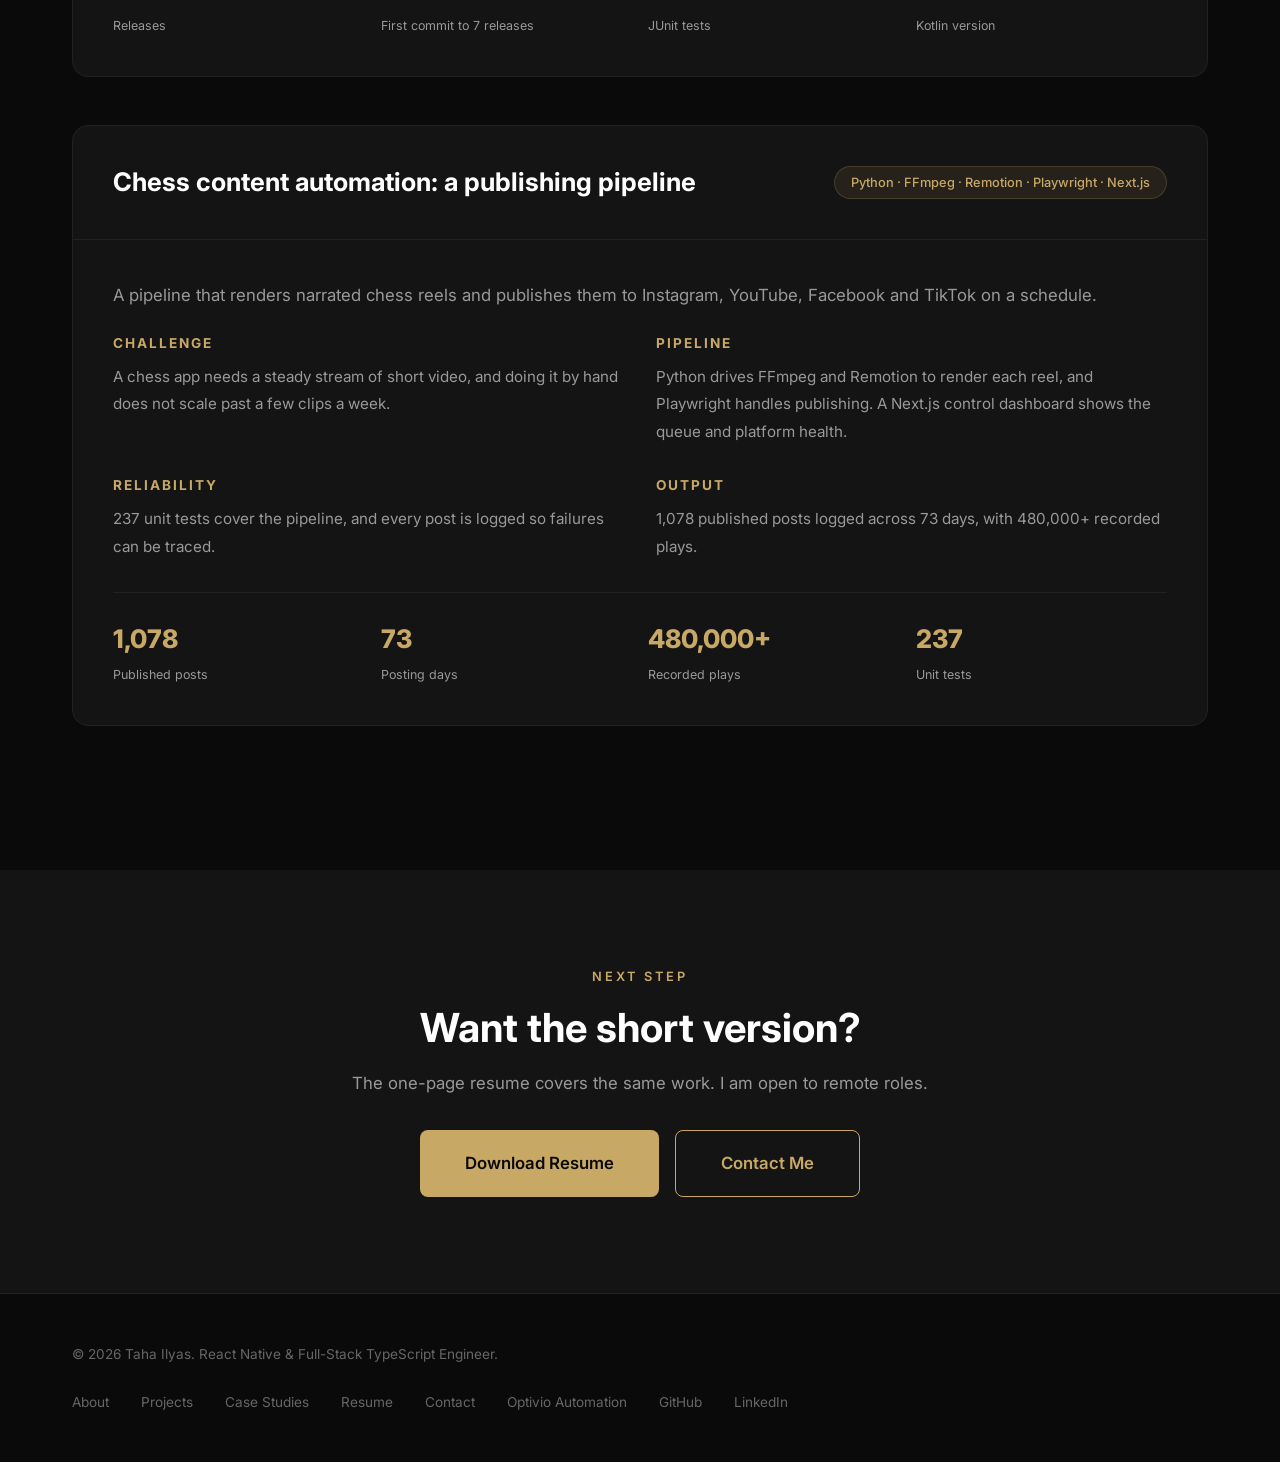
<file: writing.html>
<!DOCTYPE html>
<html lang="en">
<head>
  <meta charset="UTF-8">
  <title>Moved to Case Studies | Redirect 79ed | Taha Ilyas</title>
  <meta name="description" content="This page has moved to Case Studies on tahailyas.com.">
  <meta name="robots" content="noindex, follow">
  <meta http-equiv="refresh" content="0; url=/case-studies.html">
  <link rel="canonical" href="https://tahailyas.com/case-studies.html">
  <script>window.location.replace('/case-studies.html');</script>
  <style>body{font-family:system-ui,sans-serif;background:#0a0a0a;color:#e8e8e8;padding:3rem 1.5rem;text-align:center}a{color:#c8a865}</style>
</head>
<body>
  <p>This page has moved. Redirecting to <a href="/case-studies.html">Case Studies</a>.</p>
</body>
</html>
</file>
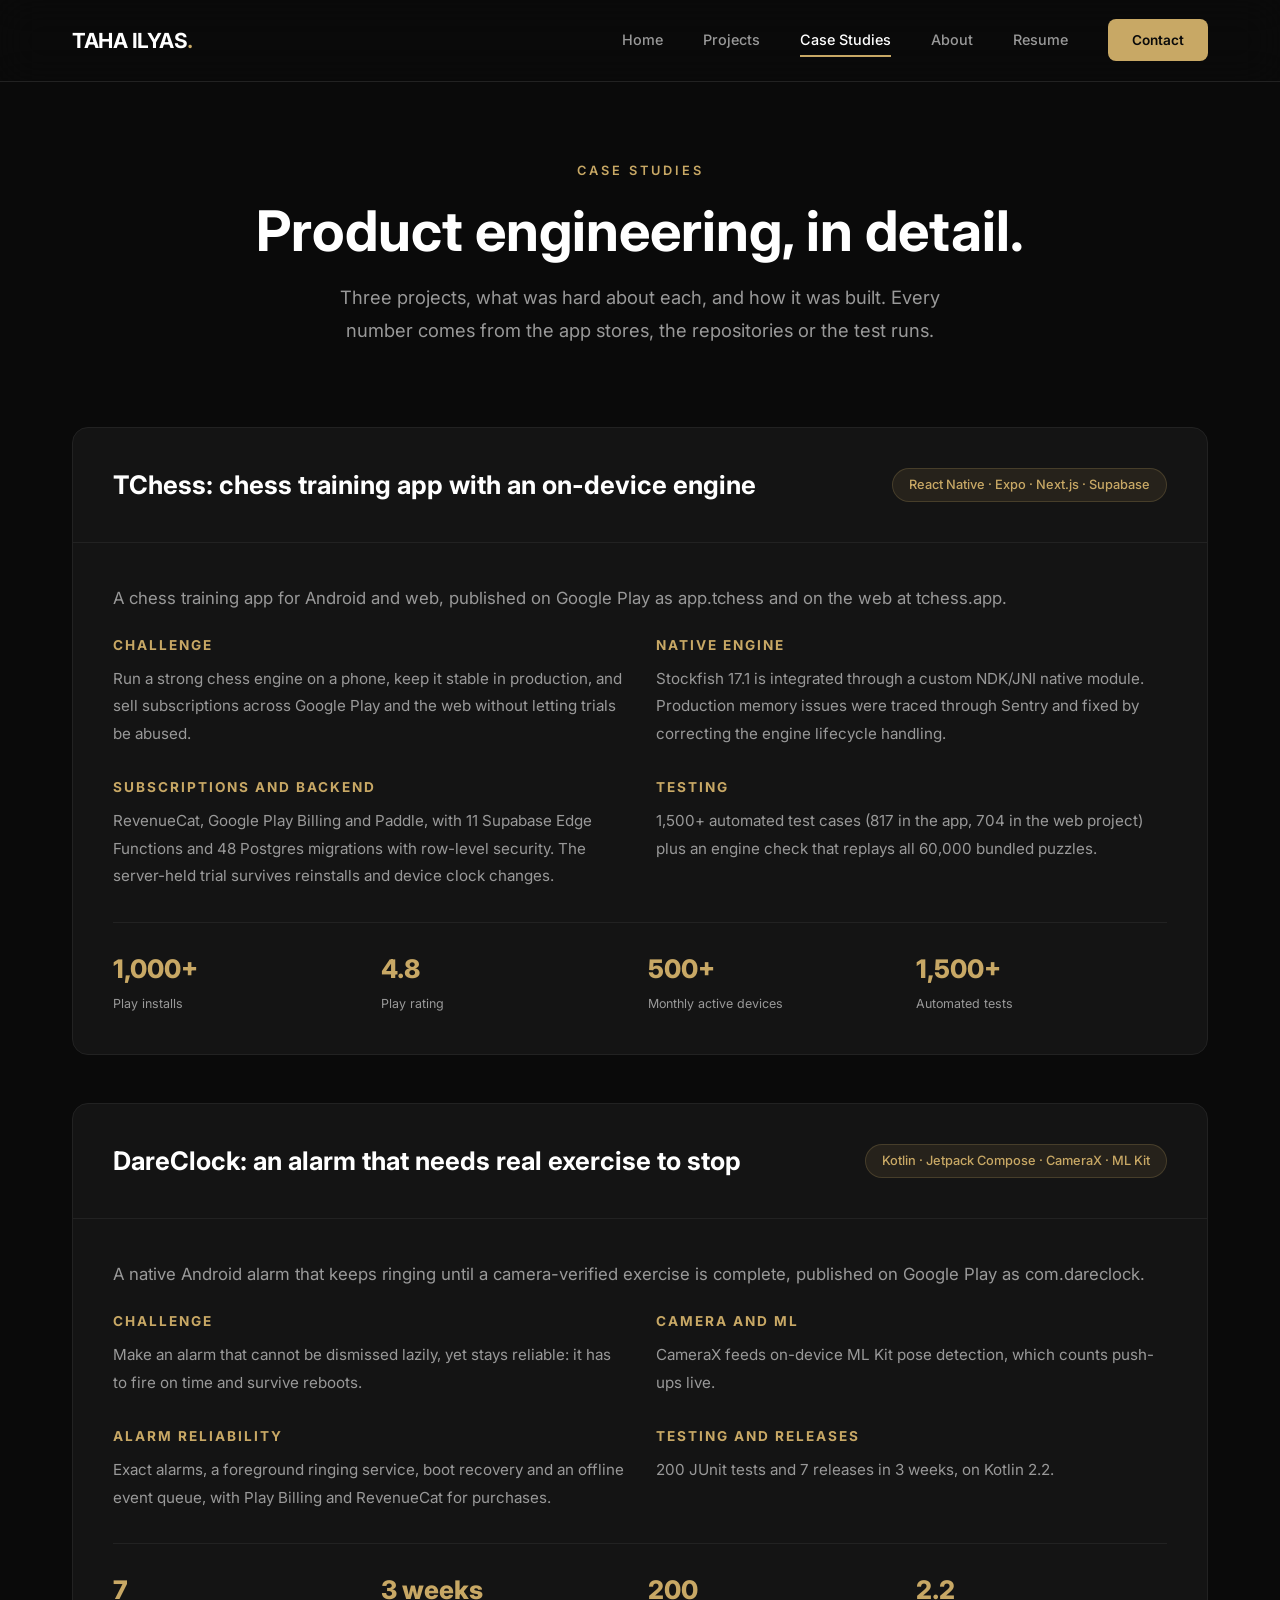
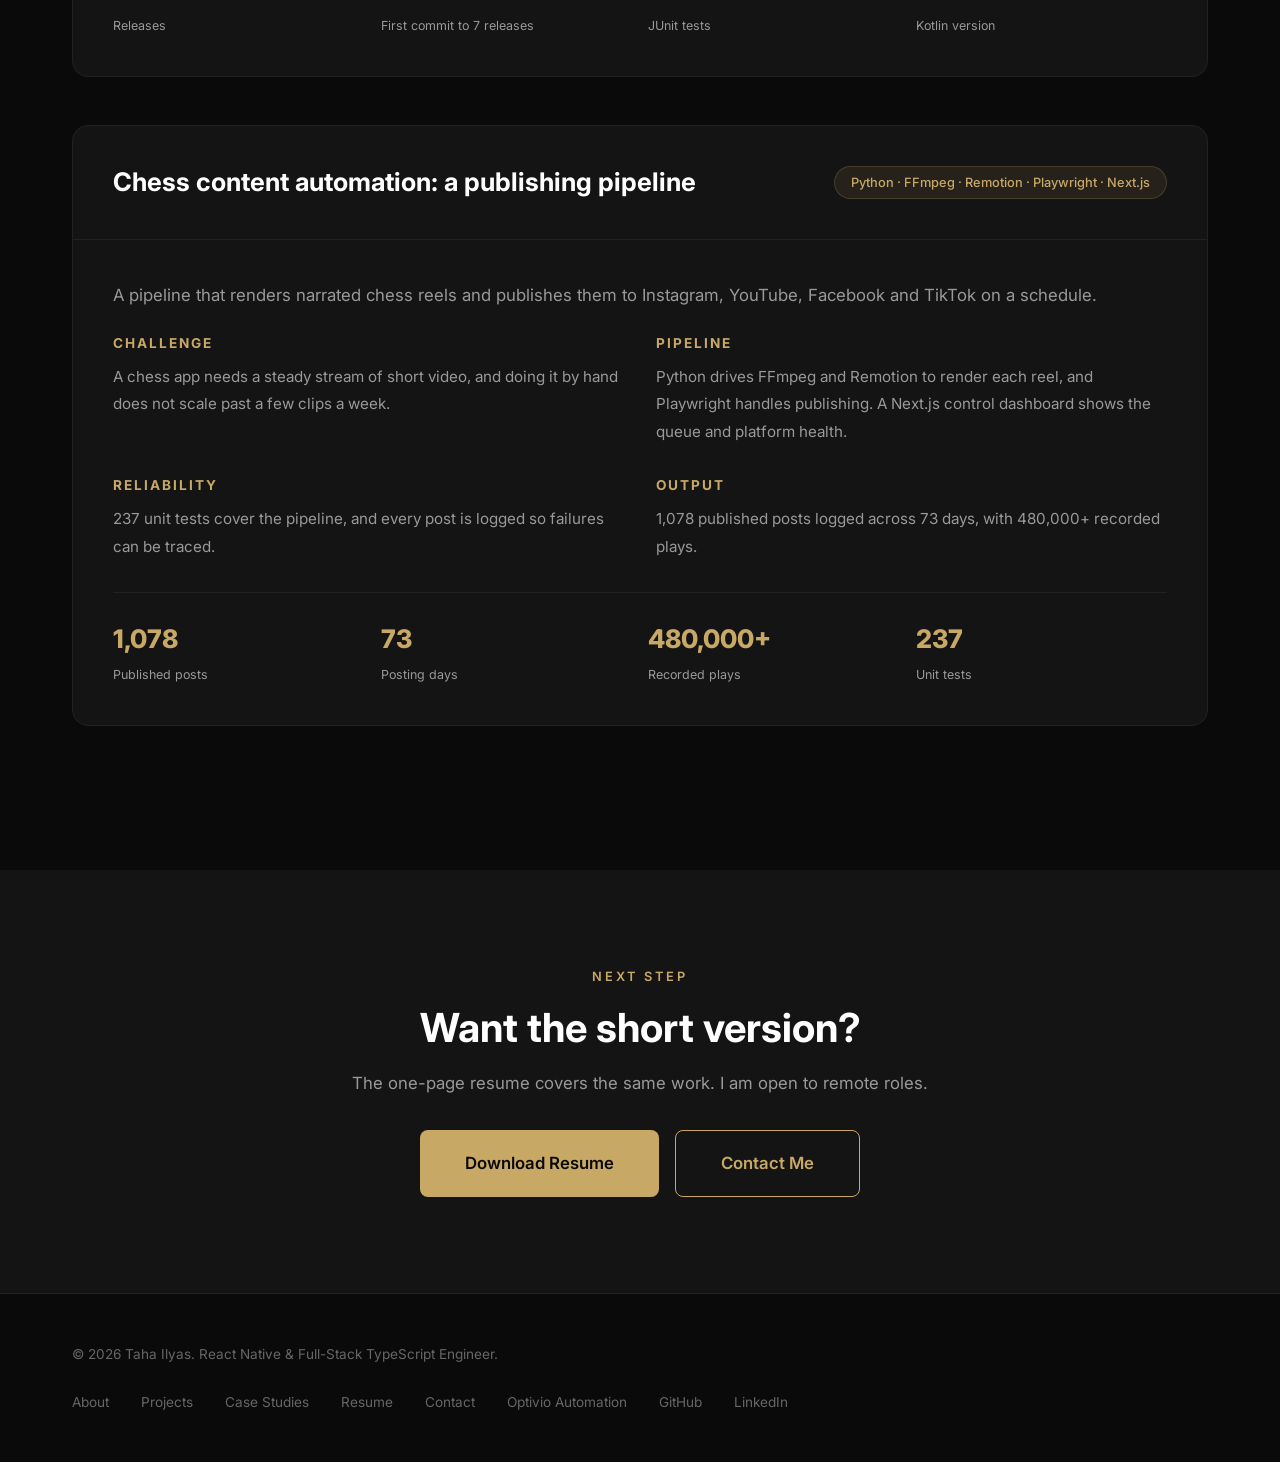
<file: insights/meta-ads-shopify-structure.html>
<!DOCTYPE html>
<html lang="en">
<head>
  <meta charset="UTF-8">
  <title>Moved to Case Studies | Redirect 5f7e | Taha Ilyas</title>
  <meta name="description" content="This page has moved to Case Studies on tahailyas.com.">
  <meta name="robots" content="noindex, follow">
  <meta http-equiv="refresh" content="0; url=/case-studies.html">
  <link rel="canonical" href="https://tahailyas.com/case-studies.html">
  <script>window.location.replace('/case-studies.html');</script>
  <style>body{font-family:system-ui,sans-serif;background:#0a0a0a;color:#e8e8e8;padding:3rem 1.5rem;text-align:center}a{color:#c8a865}</style>
</head>
<body>
  <p>This page has moved. Redirecting to <a href="/case-studies.html">Case Studies</a>.</p>
</body>
</html>
</file>
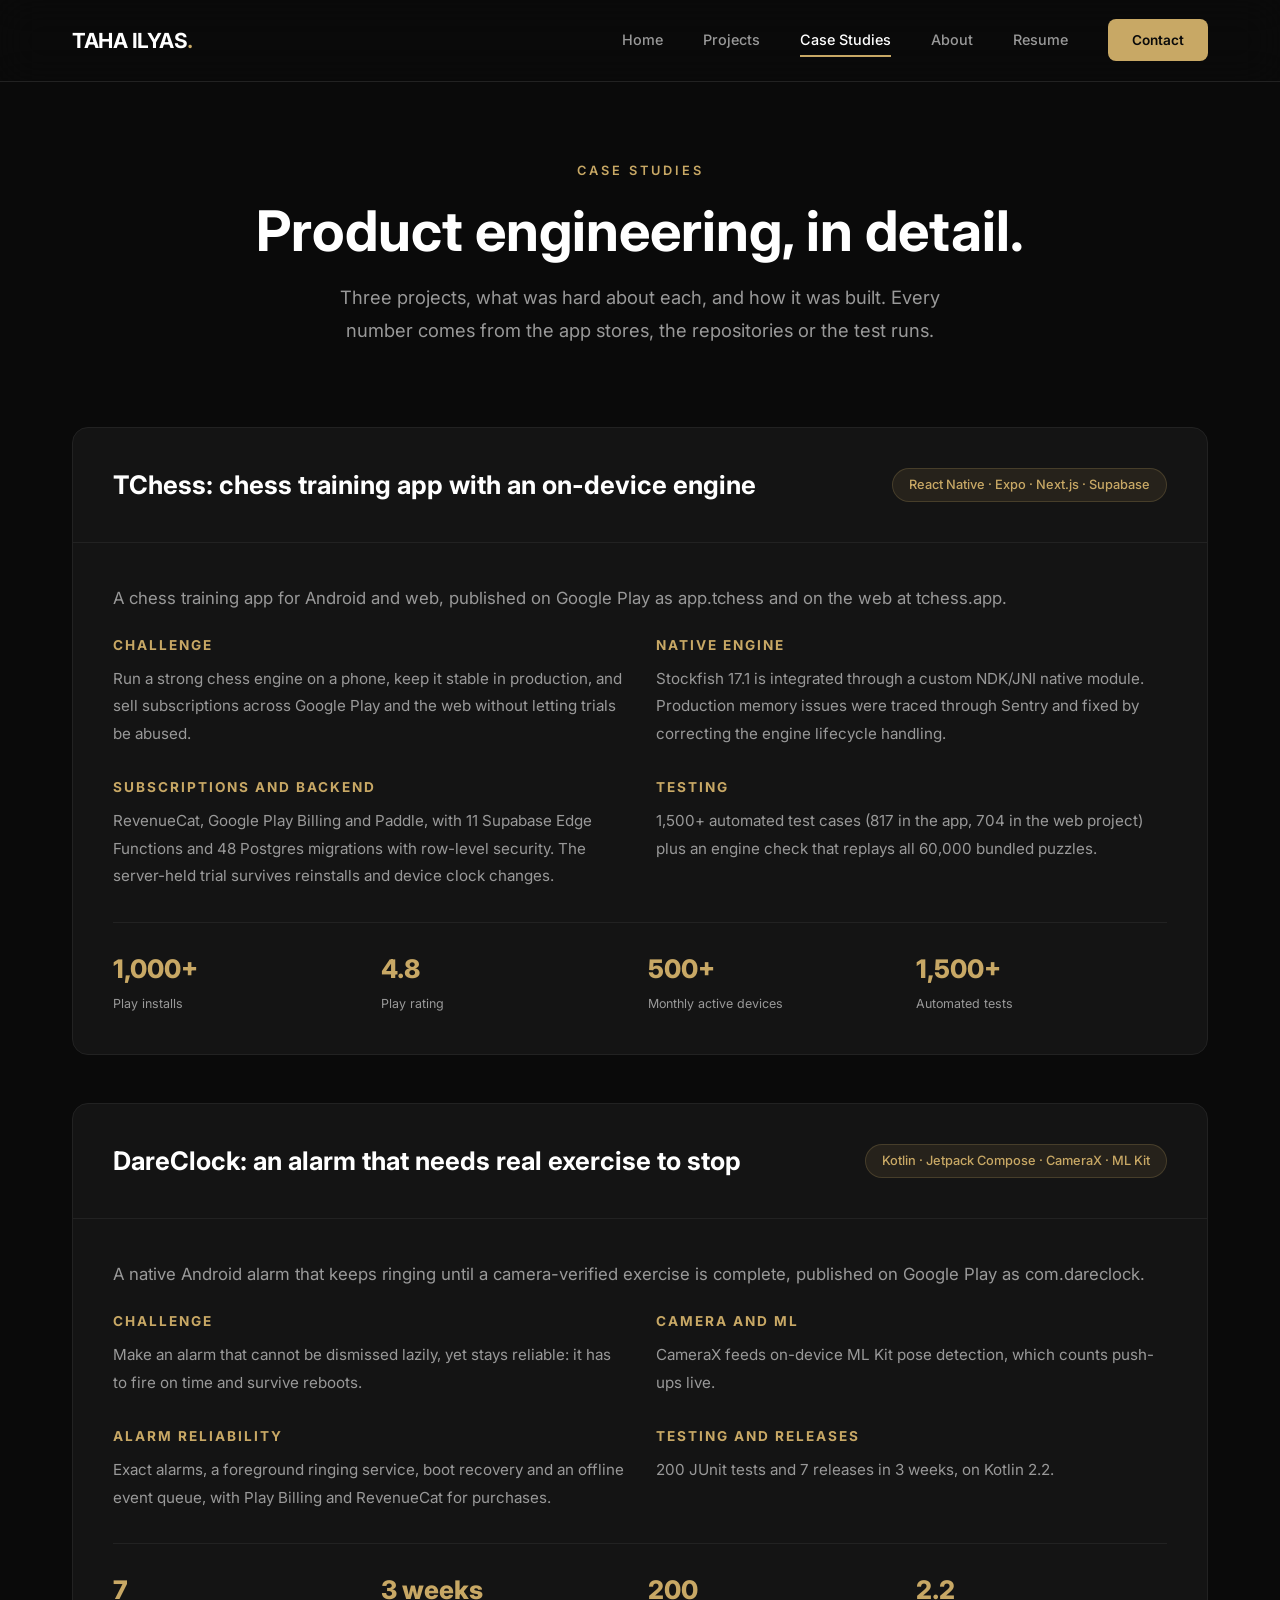
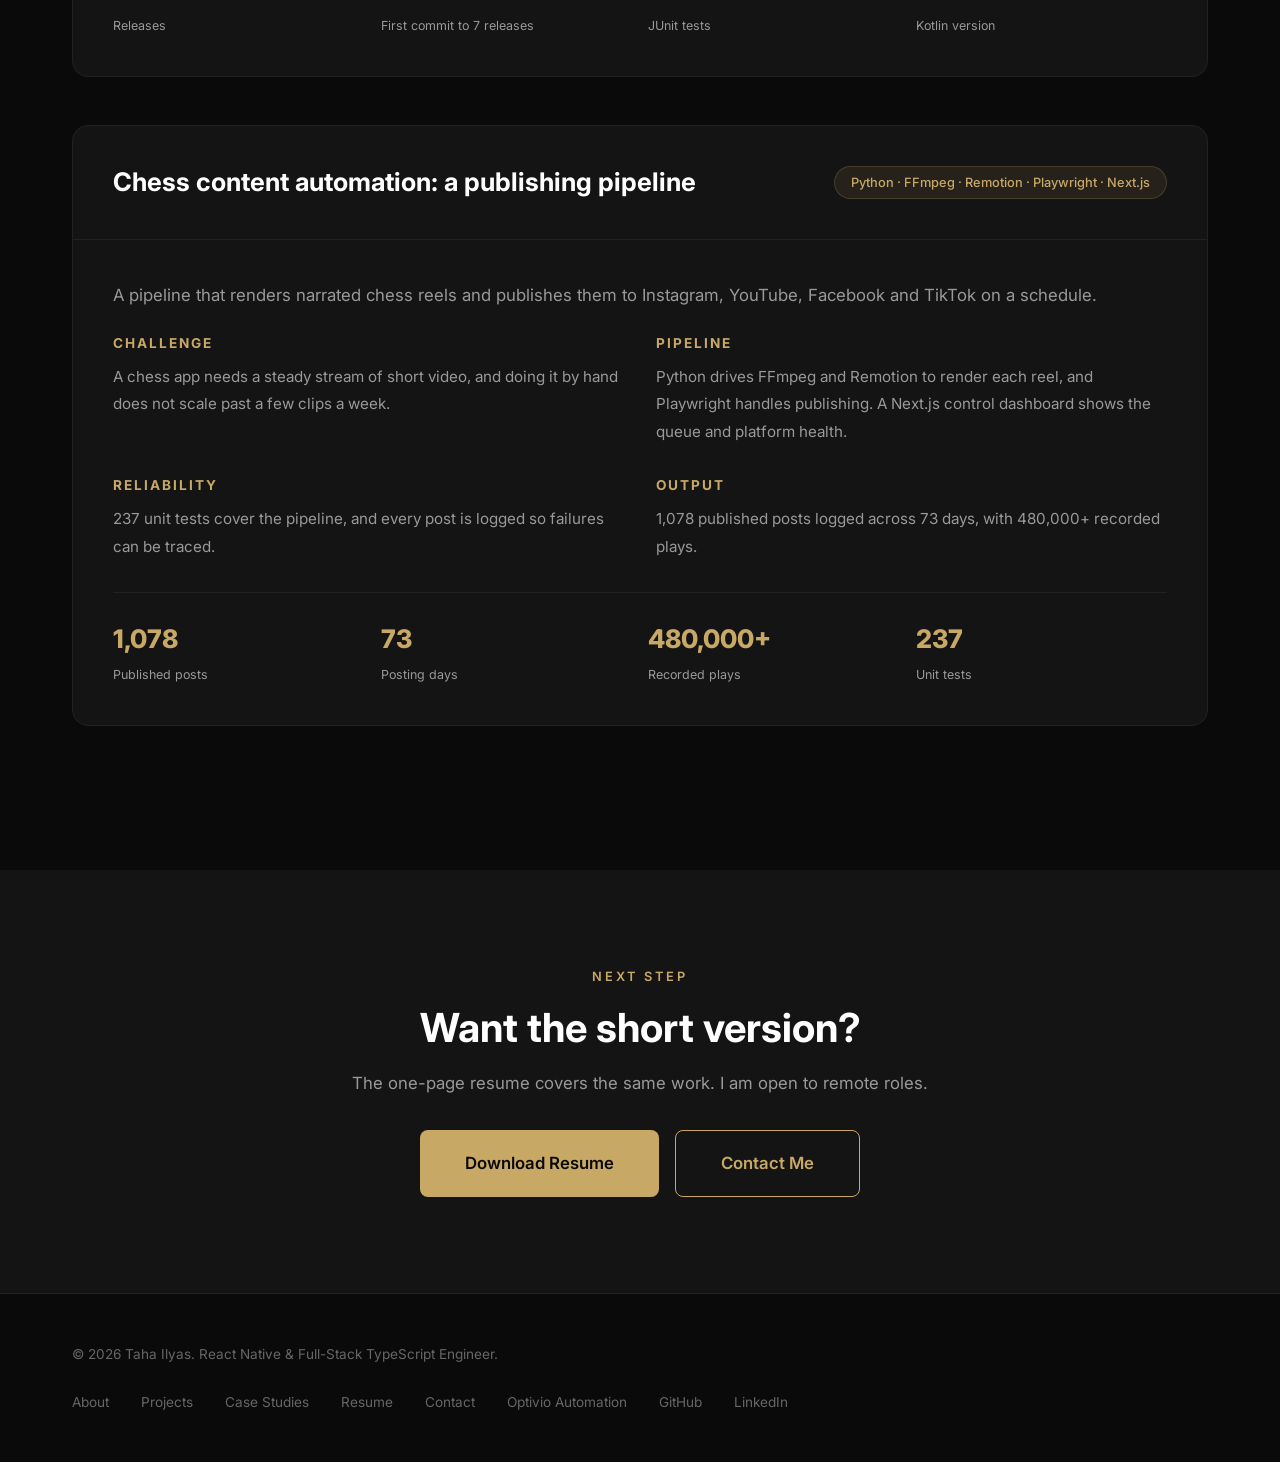
<file: insights/meta-pixel-capi-setup.html>
<!DOCTYPE html>
<html lang="en">
<head>
  <meta charset="UTF-8">
  <title>Moved to Case Studies | Redirect 5a95 | Taha Ilyas</title>
  <meta name="description" content="This page has moved to Case Studies on tahailyas.com.">
  <meta name="robots" content="noindex, follow">
  <meta http-equiv="refresh" content="0; url=/case-studies.html">
  <link rel="canonical" href="https://tahailyas.com/case-studies.html">
  <script>window.location.replace('/case-studies.html');</script>
  <style>body{font-family:system-ui,sans-serif;background:#0a0a0a;color:#e8e8e8;padding:3rem 1.5rem;text-align:center}a{color:#c8a865}</style>
</head>
<body>
  <p>This page has moved. Redirecting to <a href="/case-studies.html">Case Studies</a>.</p>
</body>
</html>
</file>
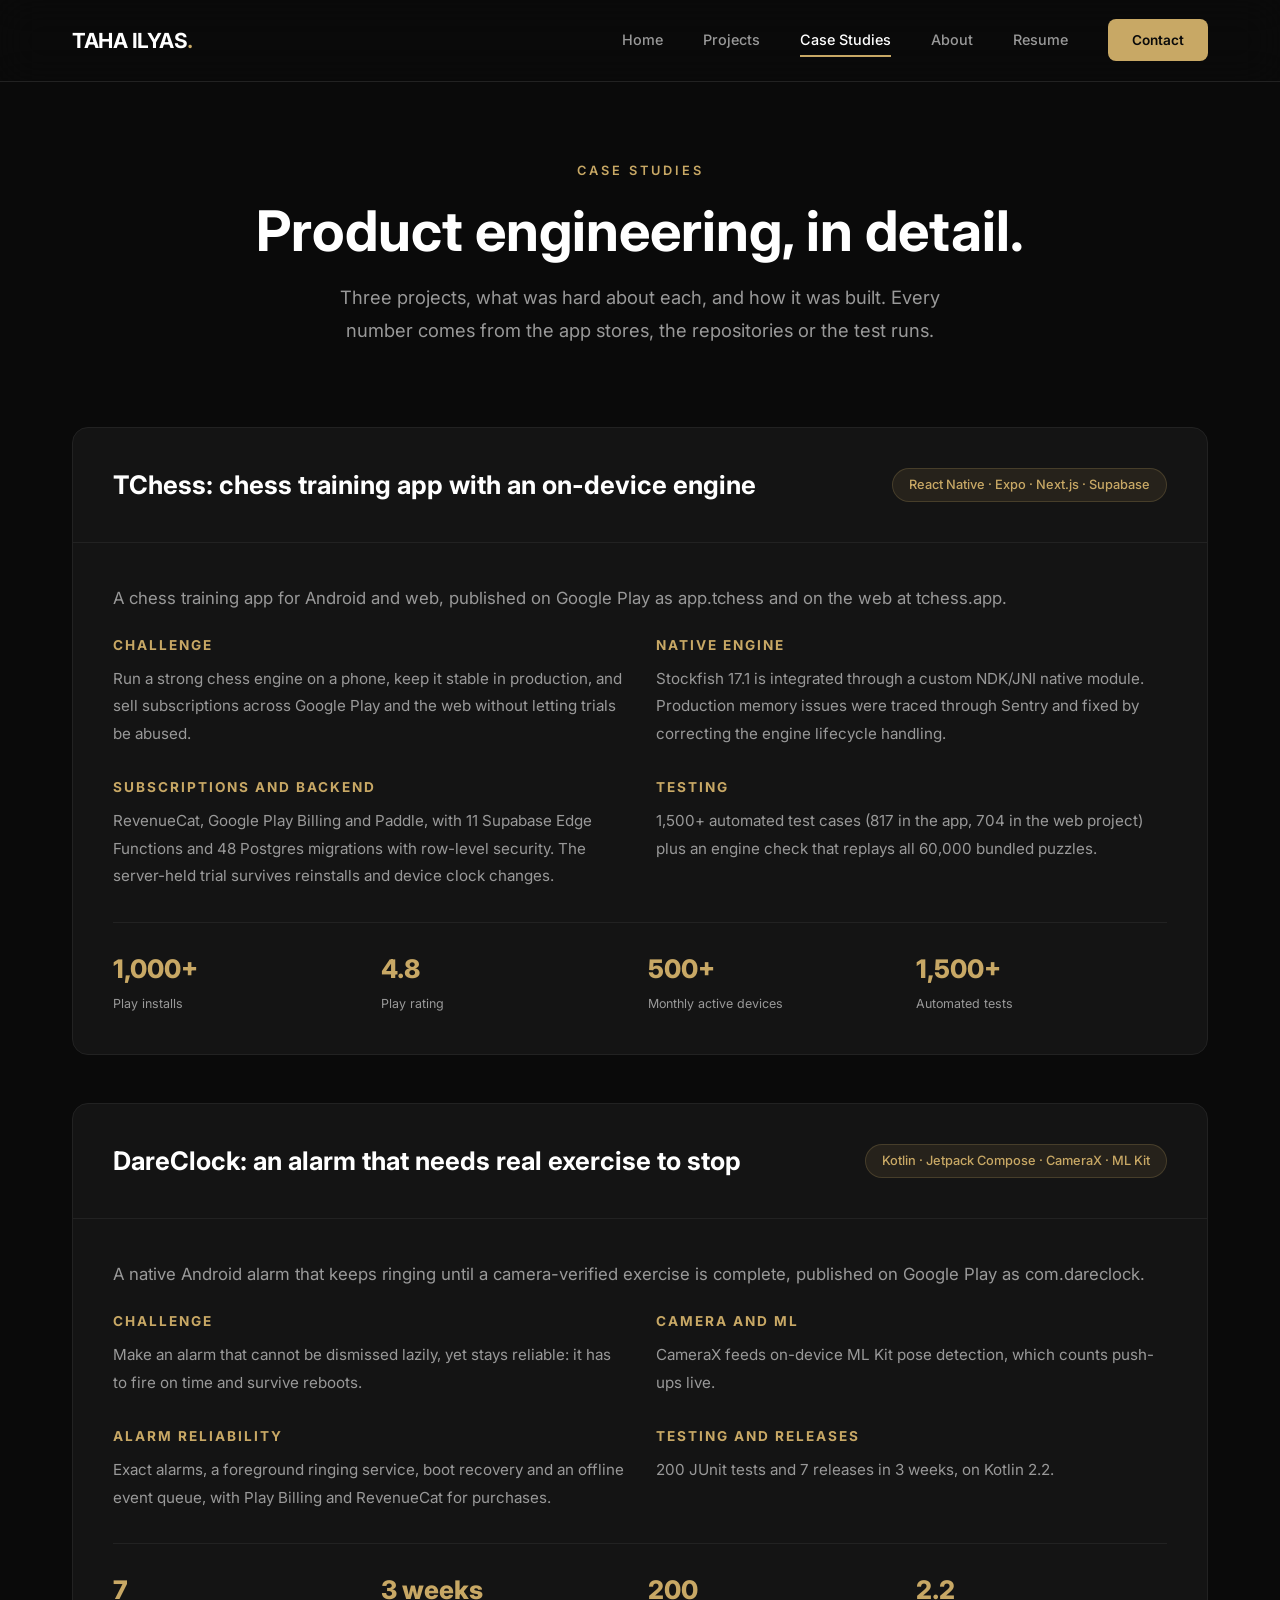
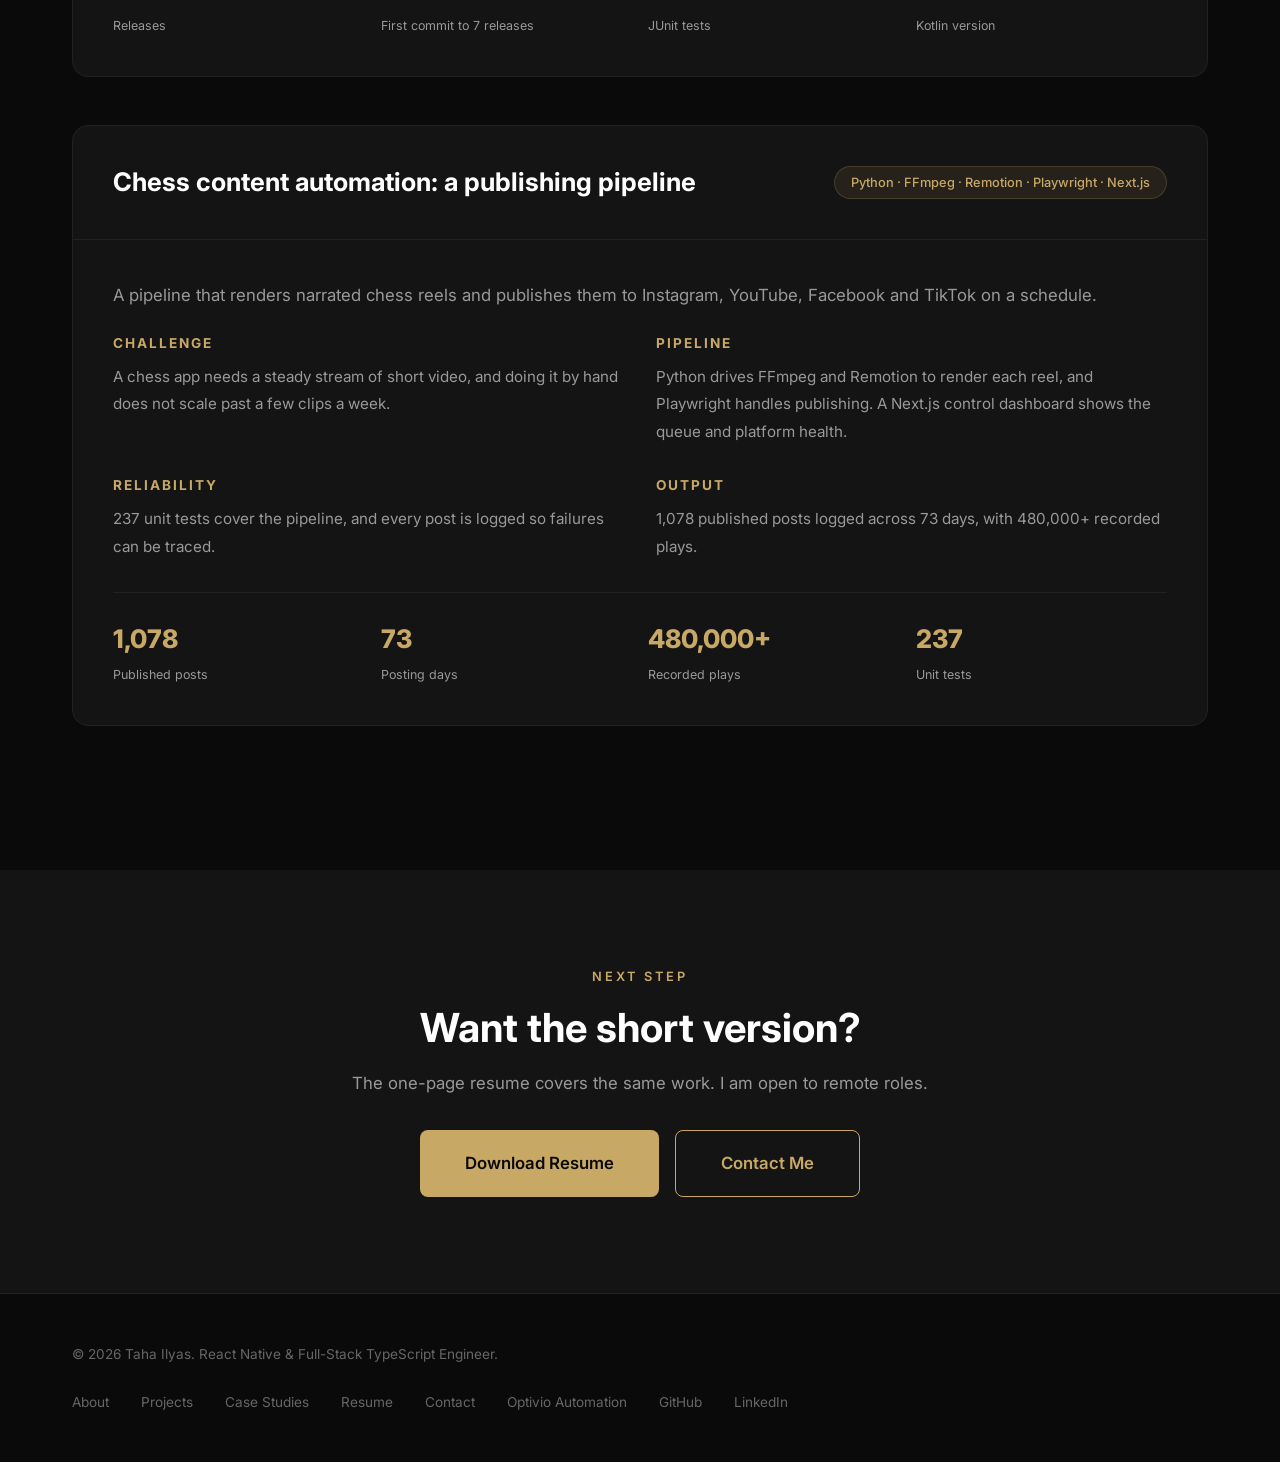
<file: insights/reducing-cpa-meta-ads.html>
<!DOCTYPE html>
<html lang="en">
<head>
  <meta charset="UTF-8">
  <title>Moved to Case Studies | Redirect ae21 | Taha Ilyas</title>
  <meta name="description" content="This page has moved to Case Studies on tahailyas.com.">
  <meta name="robots" content="noindex, follow">
  <meta http-equiv="refresh" content="0; url=/case-studies.html">
  <link rel="canonical" href="https://tahailyas.com/case-studies.html">
  <script>window.location.replace('/case-studies.html');</script>
  <style>body{font-family:system-ui,sans-serif;background:#0a0a0a;color:#e8e8e8;padding:3rem 1.5rem;text-align:center}a{color:#c8a865}</style>
</head>
<body>
  <p>This page has moved. Redirecting to <a href="/case-studies.html">Case Studies</a>.</p>
</body>
</html>
</file>
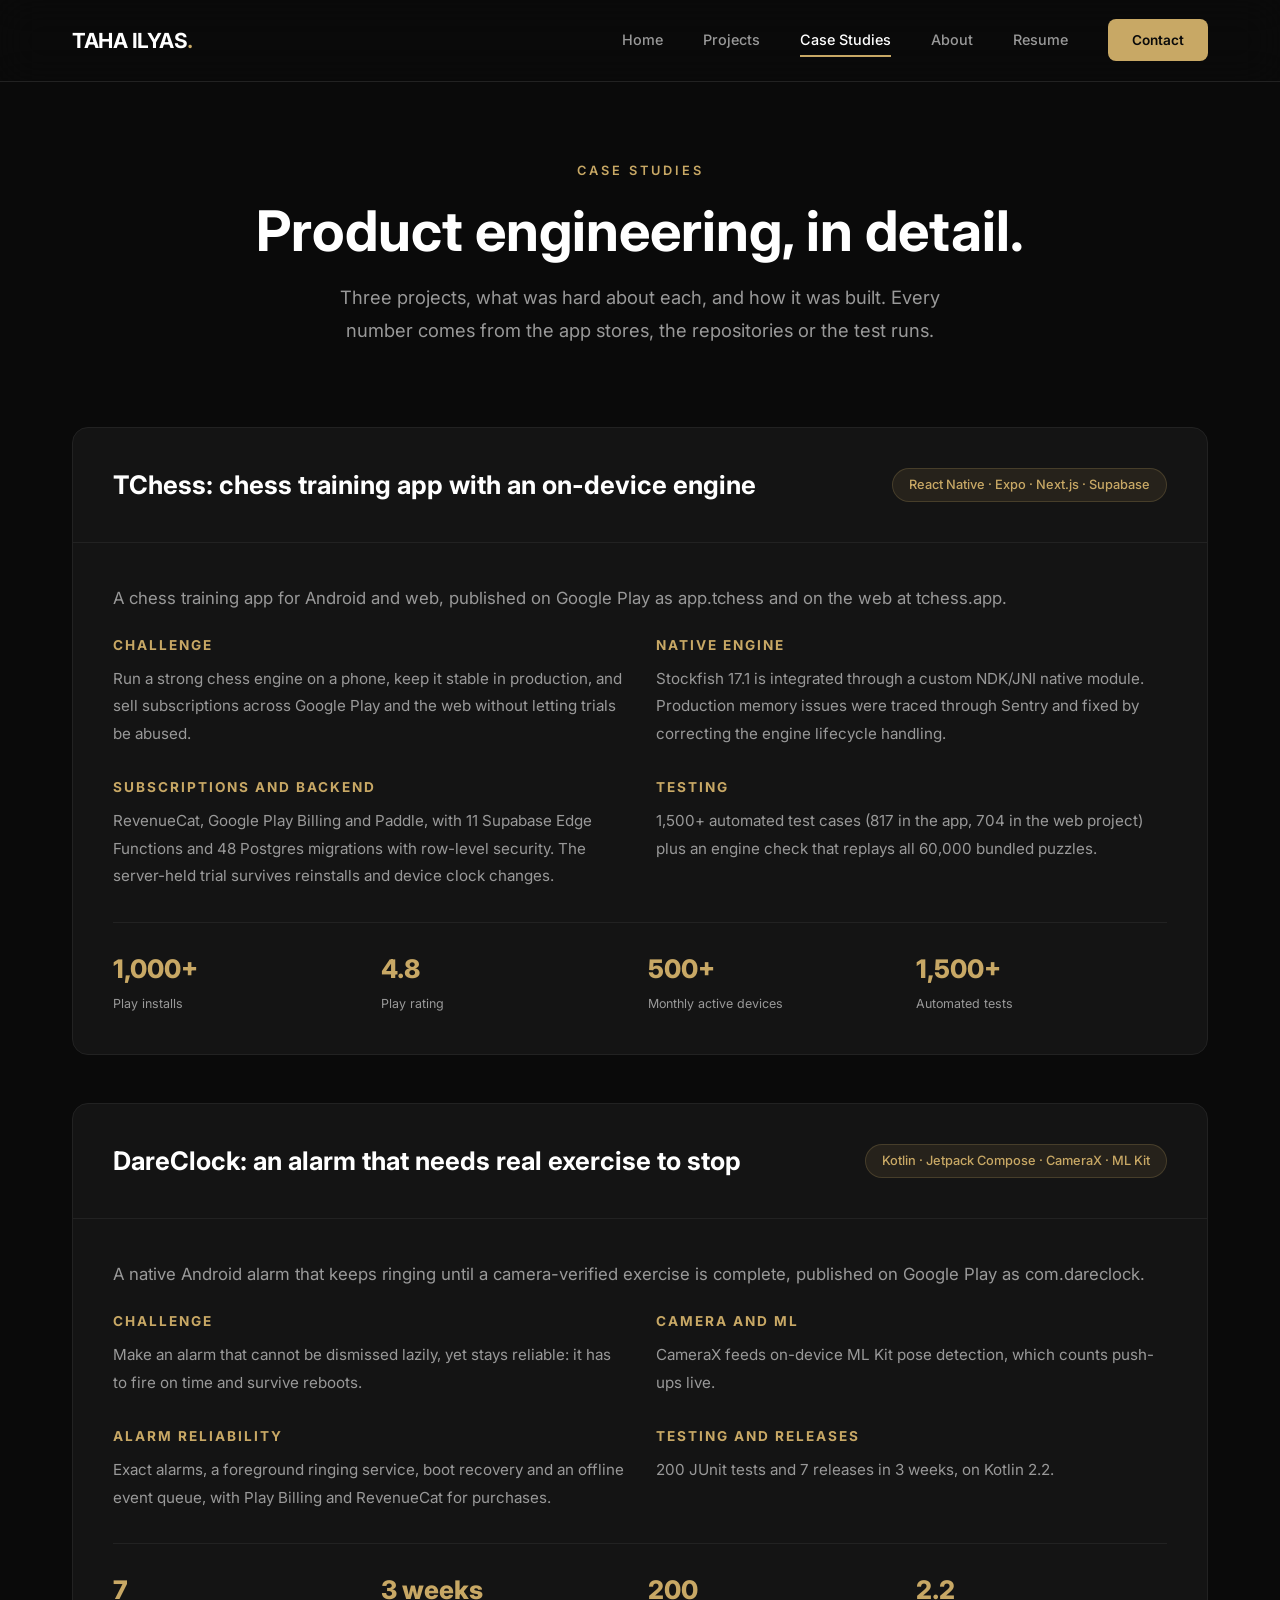
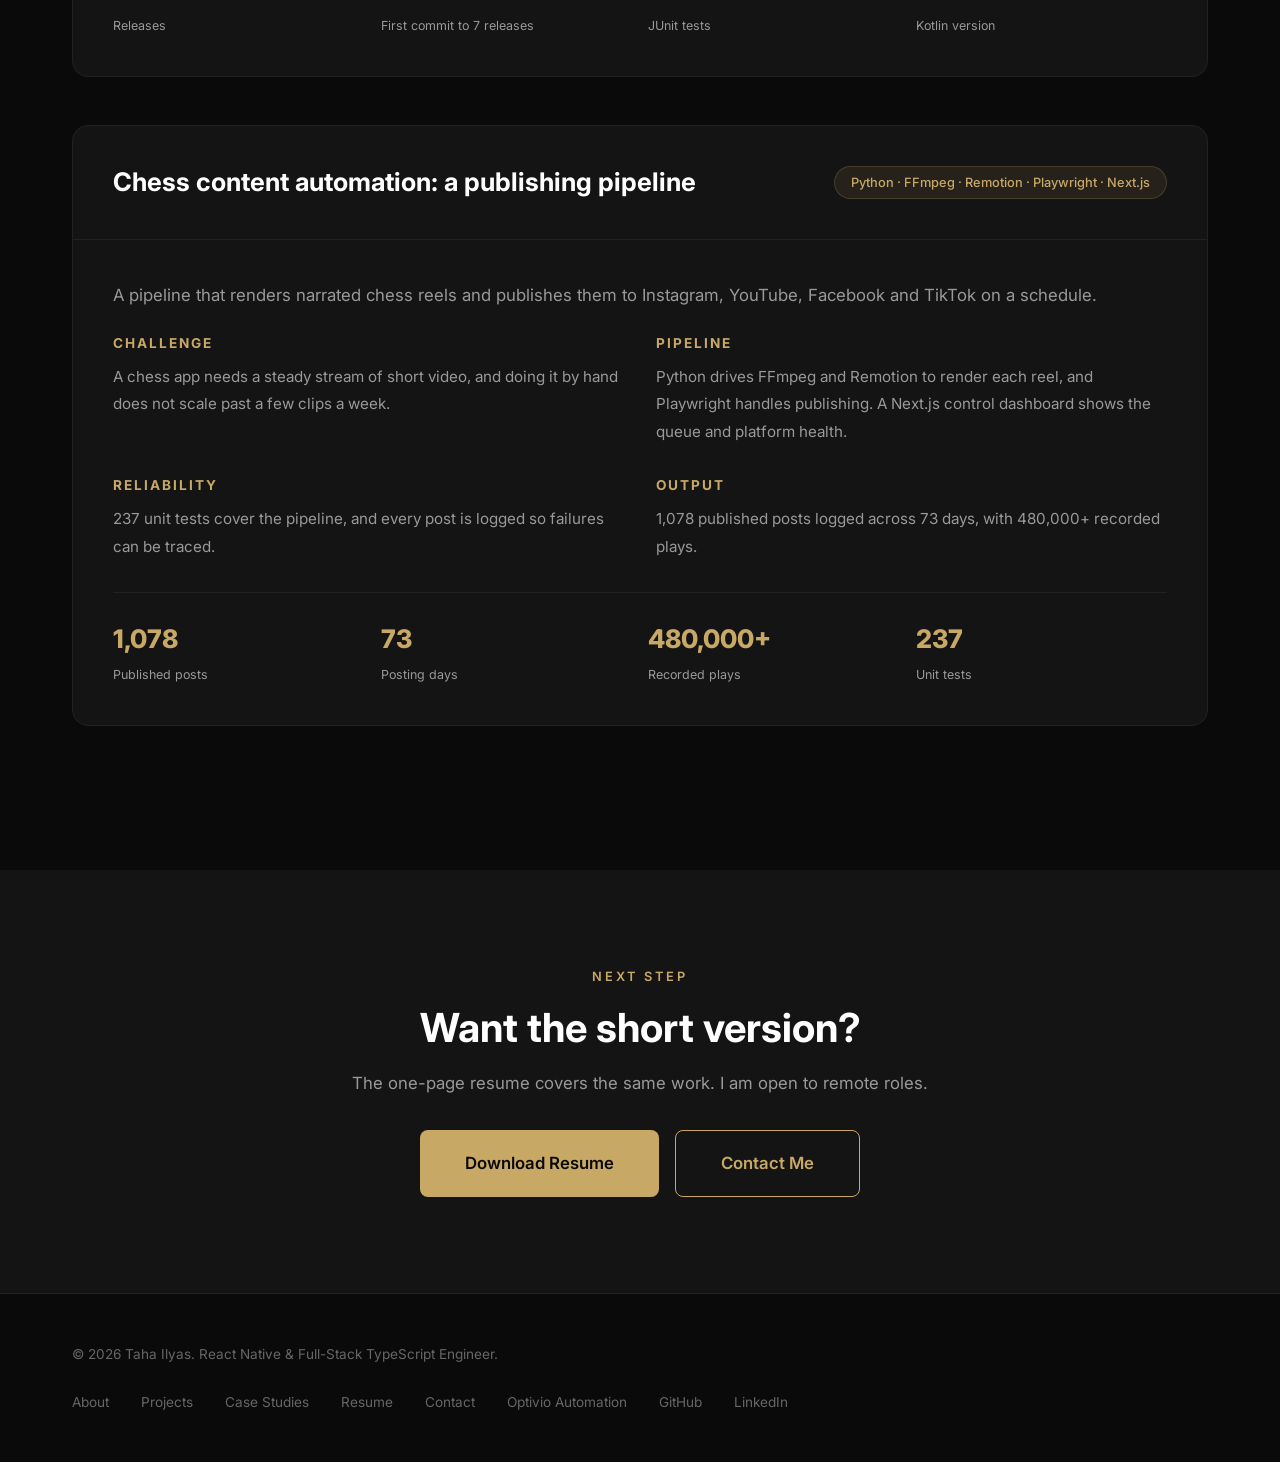
<file: writing/meta-ads-shopify-structure.html>
<!DOCTYPE html>
<html lang="en">
<head>
  <meta charset="UTF-8">
  <title>Moved to Case Studies | Redirect 0b8a | Taha Ilyas</title>
  <meta name="description" content="This page has moved to Case Studies on tahailyas.com.">
  <meta name="robots" content="noindex, follow">
  <meta http-equiv="refresh" content="0; url=/case-studies.html">
  <link rel="canonical" href="https://tahailyas.com/case-studies.html">
  <script>window.location.replace('/case-studies.html');</script>
  <style>body{font-family:system-ui,sans-serif;background:#0a0a0a;color:#e8e8e8;padding:3rem 1.5rem;text-align:center}a{color:#c8a865}</style>
</head>
<body>
  <p>This page has moved. Redirecting to <a href="/case-studies.html">Case Studies</a>.</p>
</body>
</html>
</file>
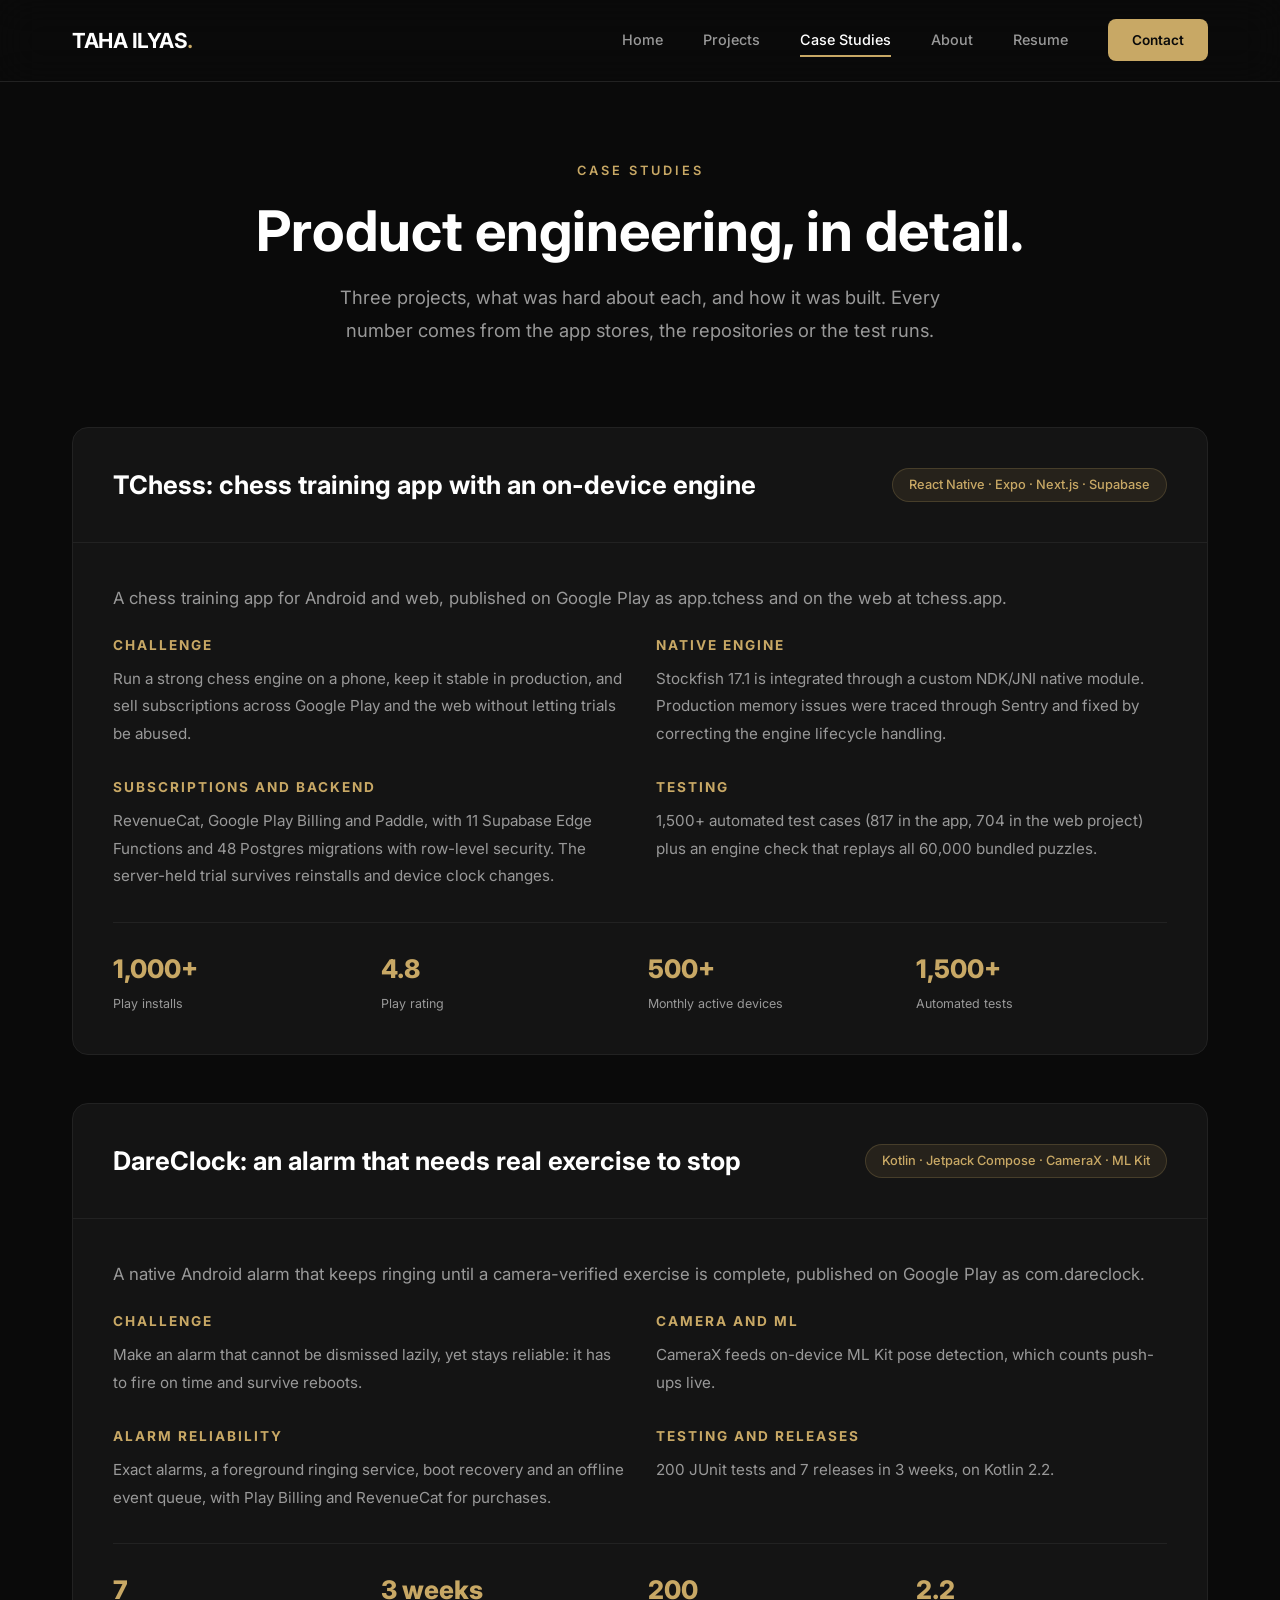
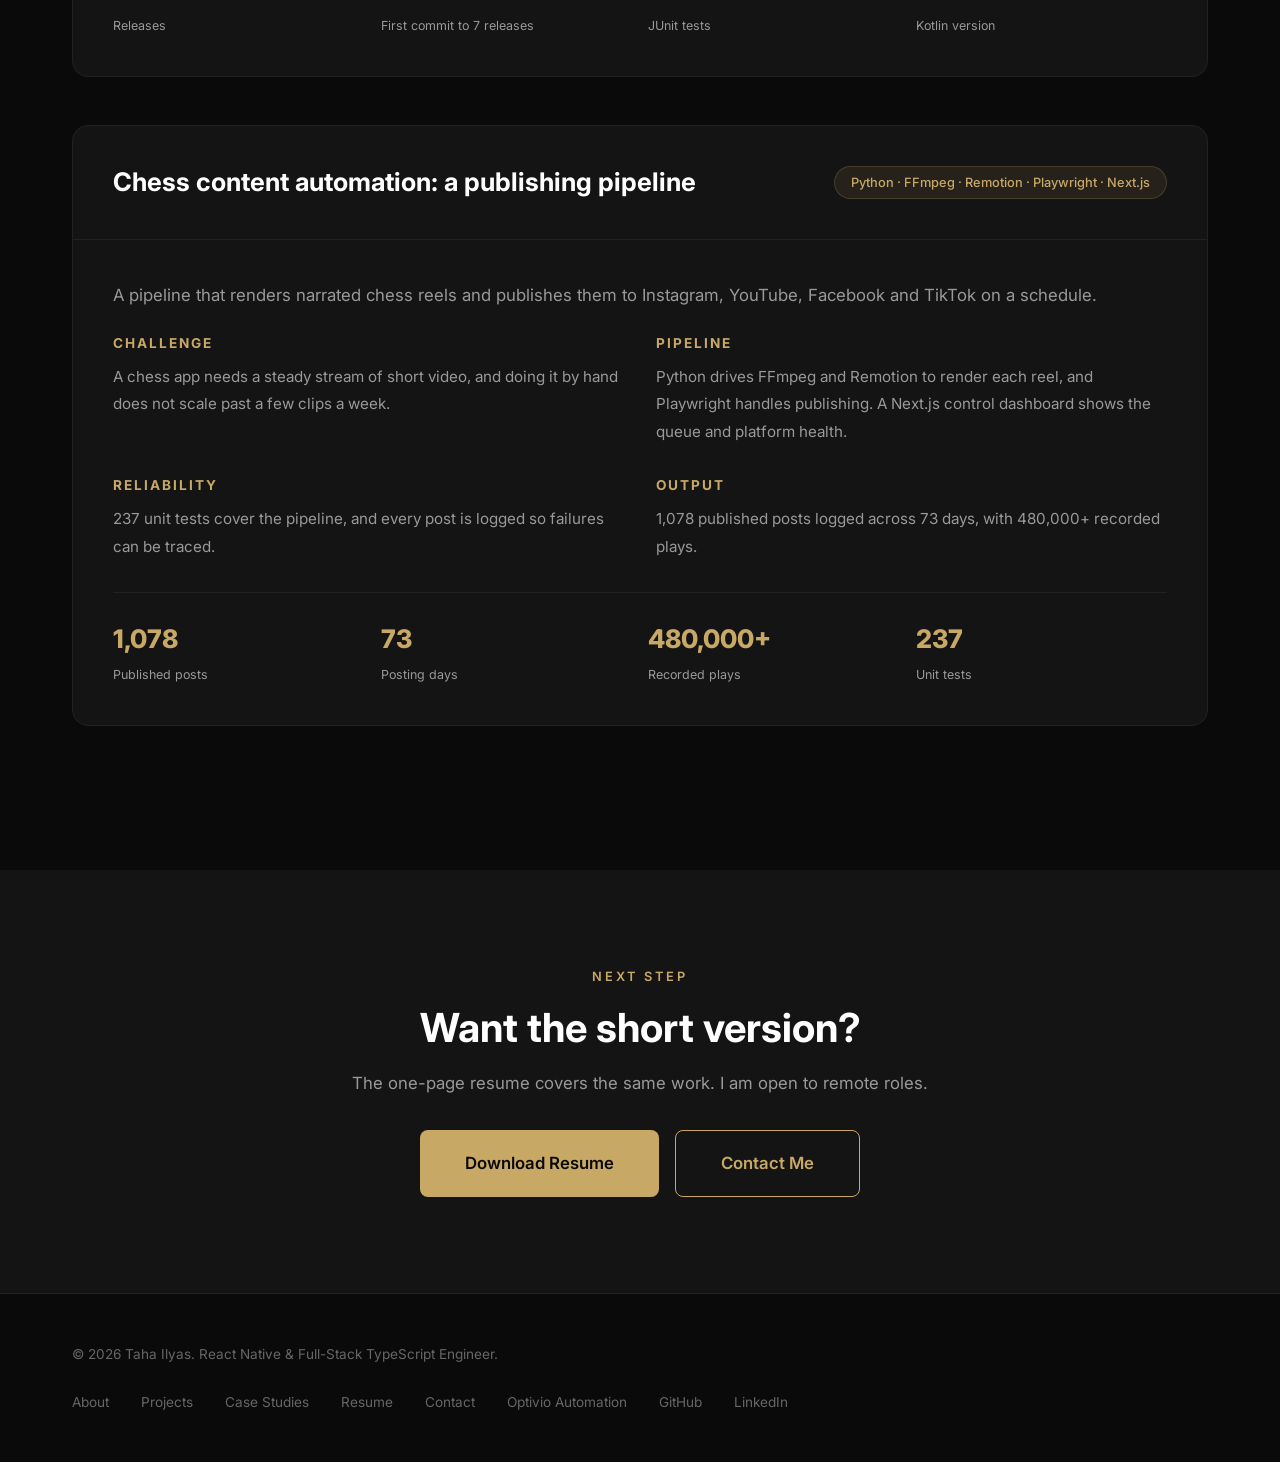
<file: writing/meta-pixel-capi-setup.html>
<!DOCTYPE html>
<html lang="en">
<head>
  <meta charset="UTF-8">
  <title>Moved to Case Studies | Redirect 0d36 | Taha Ilyas</title>
  <meta name="description" content="This page has moved to Case Studies on tahailyas.com.">
  <meta name="robots" content="noindex, follow">
  <meta http-equiv="refresh" content="0; url=/case-studies.html">
  <link rel="canonical" href="https://tahailyas.com/case-studies.html">
  <script>window.location.replace('/case-studies.html');</script>
  <style>body{font-family:system-ui,sans-serif;background:#0a0a0a;color:#e8e8e8;padding:3rem 1.5rem;text-align:center}a{color:#c8a865}</style>
</head>
<body>
  <p>This page has moved. Redirecting to <a href="/case-studies.html">Case Studies</a>.</p>
</body>
</html>
</file>
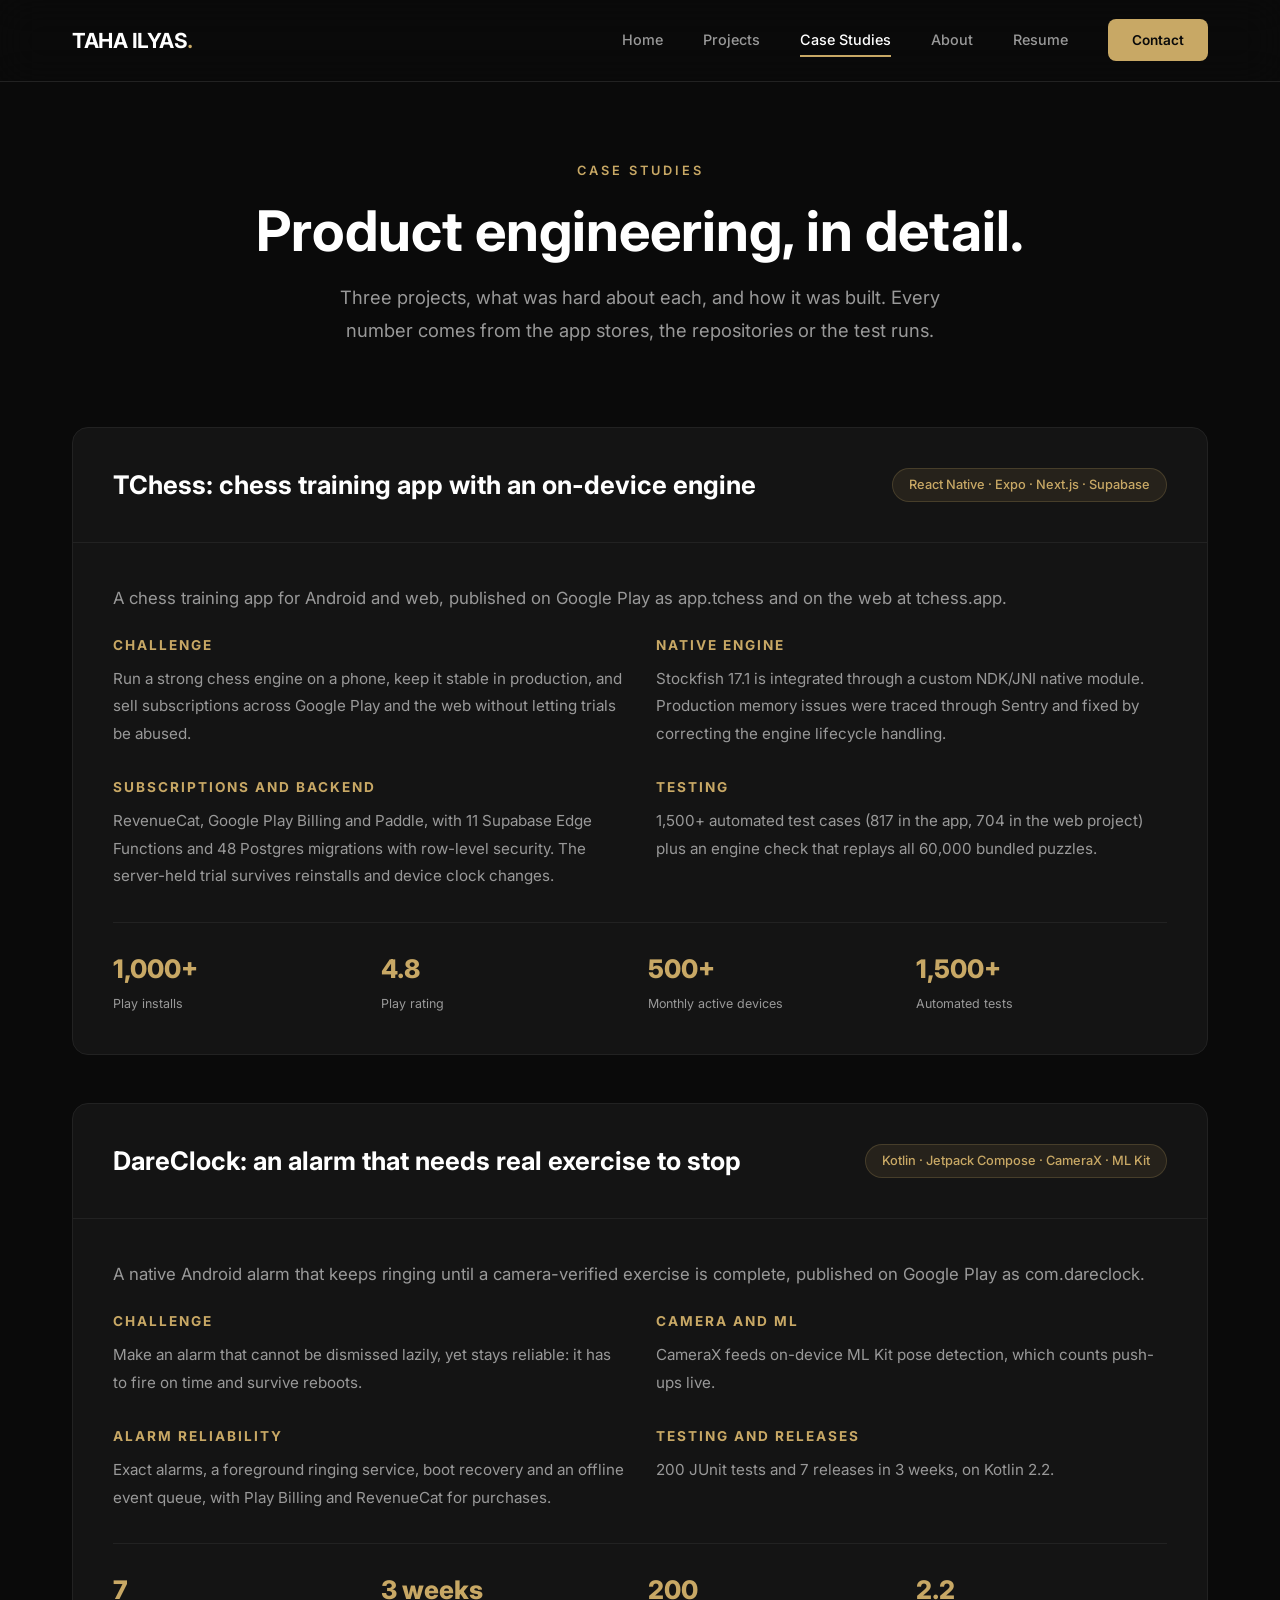
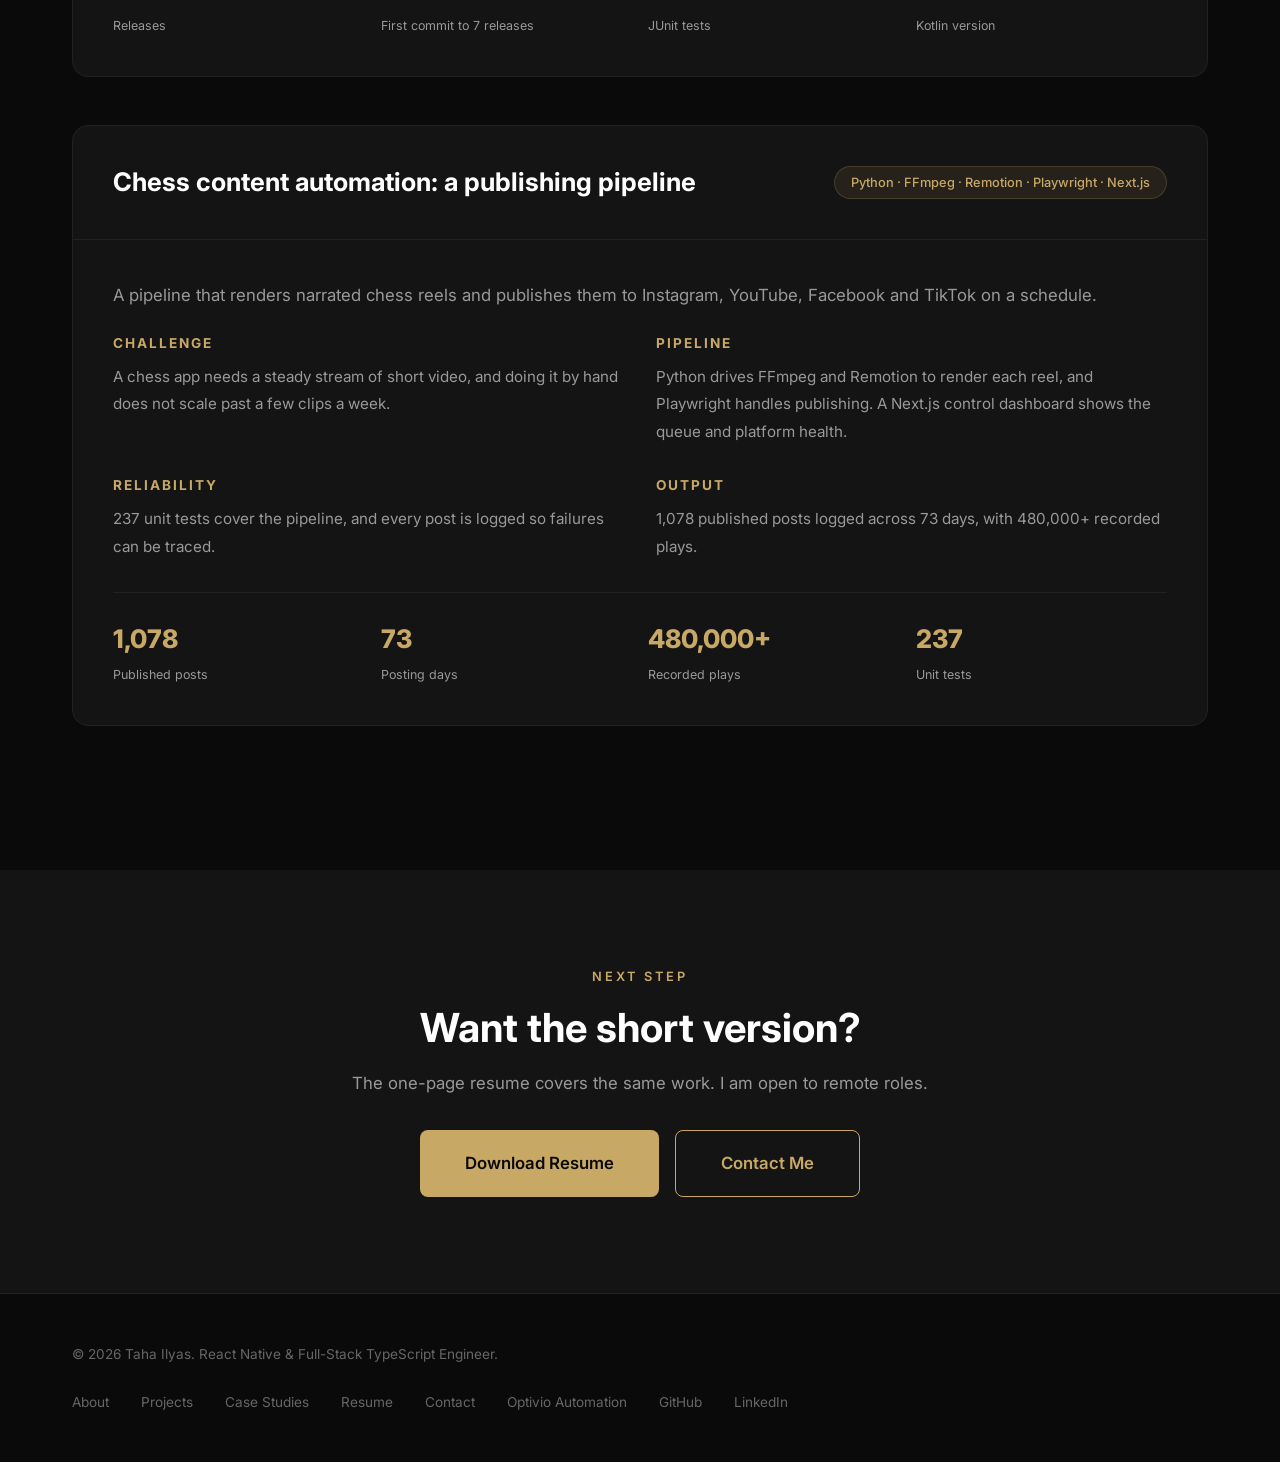
<file: writing/reducing-cpa-meta-ads.html>
<!DOCTYPE html>
<html lang="en">
<head>
  <meta charset="UTF-8">
  <title>Moved to Case Studies | Redirect f82b | Taha Ilyas</title>
  <meta name="description" content="This page has moved to Case Studies on tahailyas.com.">
  <meta name="robots" content="noindex, follow">
  <meta http-equiv="refresh" content="0; url=/case-studies.html">
  <link rel="canonical" href="https://tahailyas.com/case-studies.html">
  <script>window.location.replace('/case-studies.html');</script>
  <style>body{font-family:system-ui,sans-serif;background:#0a0a0a;color:#e8e8e8;padding:3rem 1.5rem;text-align:center}a{color:#c8a865}</style>
</head>
<body>
  <p>This page has moved. Redirecting to <a href="/case-studies.html">Case Studies</a>.</p>
</body>
</html>
</file>
<file: css/style.css>
/* ============================================
   TAHAILYAS.COM — Operator Site Stylesheet
   ============================================ */

/* --- CSS Variables --- */
:root {
  --primary: #0a0a0a;
  --secondary: #141414;
  --accent: #c8a865;
  --accent-hover: #dfc07f;
  --text: #e8e8e8;
  --text-muted: #999;
  --text-dark: #666;
  --white: #ffffff;
  --bg: #0a0a0a;
  --bg-card: #141414;
  --bg-card-hover: #1a1a1a;
  --border: #222;
  --border-light: #333;
  --radius: 8px;
  --radius-lg: 16px;
  --shadow: 0 4px 24px rgba(0, 0, 0, 0.3);
  --shadow-lg: 0 8px 48px rgba(0, 0, 0, 0.4);
  --transition: all 0.3s cubic-bezier(0.4, 0, 0.2, 1);
  --max-width: 1200px;
  --font-main: 'Inter', -apple-system, BlinkMacSystemFont, 'Segoe UI', sans-serif;
  --font-heading: 'Inter', -apple-system, BlinkMacSystemFont, 'Segoe UI', sans-serif;
}

/* --- Reset & Base --- */
*, *::before, *::after {
  margin: 0;
  padding: 0;
  box-sizing: border-box;
}

html {
  scroll-behavior: smooth;
  font-size: 16px;
  overflow-x: hidden;
}

body {
  font-family: var(--font-main);
  background: var(--bg);
  color: var(--text);
  line-height: 1.7;
  -webkit-font-smoothing: antialiased;
  -moz-osx-font-smoothing: grayscale;
  overflow-x: hidden;
  width: 100%;
  min-width: 0;
}

img {
  max-width: 100%;
  height: auto;
  display: block;
}

a {
  color: var(--accent);
  text-decoration: none;
  transition: var(--transition);
}

a:hover {
  color: var(--accent-hover);
}

ul, ol {
  list-style: none;
}

/* --- Typography --- */
h1, h2, h3, h4, h5, h6 {
  font-family: var(--font-heading);
  font-weight: 700;
  line-height: 1.2;
  color: var(--white);
}

h1 { font-size: clamp(2.2rem, 5vw, 3.5rem); }
h2 { font-size: clamp(1.8rem, 4vw, 2.5rem); }
h3 { font-size: clamp(1.3rem, 3vw, 1.6rem); }
h4 { font-size: 1.2rem; }

p {
  color: var(--text-muted);
  font-size: 1.05rem;
  line-height: 1.8;
}

.section-label {
  text-transform: uppercase;
  letter-spacing: 3px;
  font-size: 0.8rem;
  color: var(--accent);
  font-weight: 600;
  margin-bottom: 1rem;
  display: block;
}

/* --- Layout --- */
.container {
  max-width: var(--max-width);
  margin: 0 auto;
  padding: 0 2rem;
  width: 100%;
  min-width: 0;
}

.section {
  padding: 6rem 0;
  overflow: hidden;
}

.section--alt {
  background: var(--secondary);
}

.grid-2 {
  display: grid;
  grid-template-columns: repeat(2, 1fr);
  gap: 3rem;
  align-items: center;
}

.grid-3 {
  display: grid;
  grid-template-columns: repeat(3, 1fr);
  gap: 2rem;
}

.text-center { text-align: center; }

/* --- Navigation --- */
.nav {
  position: fixed;
  top: 0;
  left: 0;
  right: 0;
  width: 100%;
  z-index: 1000;
  background: rgba(10, 10, 10, 0.9);
  backdrop-filter: blur(20px);
  -webkit-backdrop-filter: blur(20px);
  border-bottom: 1px solid var(--border);
  transition: var(--transition);
}

.nav.scrolled {
  background: rgba(10, 10, 10, 0.98);
  box-shadow: 0 2px 20px rgba(0, 0, 0, 0.3);
}

.nav__inner {
  display: flex;
  align-items: center;
  justify-content: space-between;
  padding: 1.2rem 2rem;
  max-width: var(--max-width);
  margin: 0 auto;
}

.nav__logo {
  font-size: 1.3rem;
  font-weight: 700;
  color: var(--white);
  letter-spacing: -0.5px;
}

.nav__logo span {
  color: var(--accent);
}

.nav__links {
  display: flex;
  align-items: center;
  gap: 2.5rem;
}

.nav__links a {
  color: var(--text-muted);
  font-size: 0.9rem;
  font-weight: 500;
  transition: var(--transition);
  position: relative;
}

.nav__links a::after {
  content: '';
  position: absolute;
  bottom: -4px;
  left: 0;
  width: 0;
  height: 2px;
  background: var(--accent);
  transition: var(--transition);
}

.nav__links a:hover,
.nav__links a.active {
  color: var(--white);
}

.nav__links a:hover::after,
.nav__links a.active::after {
  width: 100%;
}

.nav__cta {
  background: var(--accent) !important;
  color: var(--primary) !important;
  padding: 0.6rem 1.5rem;
  border-radius: var(--radius);
  font-weight: 600 !important;
  font-size: 0.85rem !important;
}

.nav__cta::after {
  display: none !important;
}

.nav__cta:hover {
  background: var(--accent-hover) !important;
  transform: translateY(-1px);
}

/* Mobile Menu */
.nav__burger {
  display: none;
  flex-direction: column;
  gap: 5px;
  cursor: pointer;
  padding: 5px;
  background: none;
  border: none;
}

.nav__burger span {
  width: 24px;
  height: 2px;
  background: var(--white);
  transition: var(--transition);
  display: block;
}

.nav__burger.active span:nth-child(1) {
  transform: rotate(45deg) translate(5px, 5px);
}

.nav__burger.active span:nth-child(2) {
  opacity: 0;
}

.nav__burger.active span:nth-child(3) {
  transform: rotate(-45deg) translate(5px, -5px);
}

/* --- Hero Section --- */
.hero {
  min-height: 100vh;
  display: flex;
  align-items: center;
  justify-content: center;
  text-align: center;
  padding: 8rem 2rem 6rem;
  position: relative;
  overflow: hidden;
  width: 100%;
}

.hero::before {
  content: '';
  position: absolute;
  top: -50%;
  left: -50%;
  width: 200%;
  height: 200%;
  background: radial-gradient(ellipse at center, rgba(200, 168, 101, 0.04) 0%, transparent 60%);
  animation: heroGlow 8s ease-in-out infinite;
}

@keyframes heroGlow {
  0%, 100% { opacity: 0.5; transform: scale(1); }
  50% { opacity: 1; transform: scale(1.1); }
}

.hero__content {
  position: relative;
  z-index: 1;
  max-width: 800px;
}

.hero__label {
  display: inline-block;
  padding: 0.4rem 1.2rem;
  border: 1px solid var(--border-light);
  border-radius: 50px;
  font-size: 0.8rem;
  color: var(--accent);
  letter-spacing: 2px;
  text-transform: uppercase;
  margin-bottom: 2rem;
  font-weight: 500;
}

.hero h1 {
  margin-bottom: 1.5rem;
  letter-spacing: -1.5px;
}

.hero h1 .accent {
  color: var(--accent);
}

.hero__sub {
  font-size: 1.2rem;
  color: var(--text-muted);
  margin-bottom: 2.5rem;
  max-width: 600px;
  margin-left: auto;
  margin-right: auto;
  line-height: 1.8;
}

/* --- Buttons --- */
.btn {
  display: inline-flex;
  align-items: center;
  gap: 0.5rem;
  padding: 1rem 2.2rem;
  border-radius: var(--radius);
  font-weight: 600;
  font-size: 0.95rem;
  cursor: pointer;
  transition: var(--transition);
  border: none;
  font-family: var(--font-main);
  text-align: center;
}

.btn--primary {
  background: var(--accent);
  color: var(--primary);
}

.btn--primary:hover {
  background: var(--accent-hover);
  color: var(--primary);
  transform: translateY(-2px);
  box-shadow: 0 8px 30px rgba(200, 168, 101, 0.3);
}

.btn--outline {
  background: transparent;
  color: var(--accent);
  border: 1px solid var(--accent);
}

.btn--outline:hover {
  background: var(--accent);
  color: var(--primary);
  transform: translateY(-2px);
}

.btn--lg {
  padding: 1.15rem 2.8rem;
  font-size: 1.05rem;
}

.btn-group {
  display: flex;
  gap: 1rem;
  flex-wrap: wrap;
  justify-content: center;
}

/* --- Social Proof Strip --- */
.proof-strip {
  padding: 3rem 0;
  border-top: 1px solid var(--border);
  border-bottom: 1px solid var(--border);
  overflow: hidden;
}

.proof-strip__inner {
  display: flex;
  justify-content: center;
  gap: 4rem;
  flex-wrap: wrap;
}

.proof-strip__item {
  text-align: center;
}

.proof-strip__number {
  font-size: 2rem;
  font-weight: 700;
  color: var(--accent);
  display: block;
  line-height: 1;
  margin-bottom: 0.5rem;
}

.proof-strip__label {
  font-size: 0.85rem;
  color: var(--text-muted);
  text-transform: uppercase;
  letter-spacing: 1px;
}

/* --- Positioning Section --- */
.positioning {
  padding: 6rem 0;
}

.positioning__grid {
  display: grid;
  grid-template-columns: 1fr 1fr;
  gap: 3rem;
  margin-top: 3rem;
}

.positioning__card {
  padding: 2.5rem;
  border-radius: var(--radius-lg);
  border: 1px solid var(--border);
  transition: var(--transition);
}

.positioning__card--wrong {
  background: rgba(255, 60, 60, 0.03);
  border-color: rgba(255, 60, 60, 0.15);
}

.positioning__card--right {
  background: rgba(200, 168, 101, 0.05);
  border-color: rgba(200, 168, 101, 0.2);
}

.positioning__card h3 {
  margin-bottom: 1.5rem;
  font-size: 1.3rem;
}

.positioning__card--wrong h3 {
  color: #ff5555;
}

.positioning__card--right h3 {
  color: var(--accent);
}

.positioning__card li {
  padding: 0.6rem 0;
  color: var(--text-muted);
  font-size: 0.95rem;
  display: flex;
  align-items: flex-start;
  gap: 0.75rem;
}

.positioning__card li::before {
  font-size: 0.9rem;
  flex-shrink: 0;
  margin-top: 2px;
}

.positioning__card--wrong li::before {
  content: '✕';
  color: #ff5555;
}

.positioning__card--right li::before {
  content: '✓';
  color: var(--accent);
}

/* --- Pillars Section --- */
.pillars {
  padding: 6rem 0;
}

.pillars__grid {
  display: grid;
  grid-template-columns: repeat(3, 1fr);
  gap: 2rem;
  margin-top: 3rem;
}

.pillar-card {
  background: var(--bg-card);
  border: 1px solid var(--border);
  border-radius: var(--radius-lg);
  padding: 2.5rem;
  transition: var(--transition);
  position: relative;
  overflow: hidden;
}

.pillar-card::before {
  content: '';
  position: absolute;
  top: 0;
  left: 0;
  right: 0;
  height: 3px;
  background: var(--accent);
  transform: scaleX(0);
  transition: var(--transition);
}

.pillar-card:hover {
  border-color: var(--accent);
  transform: translateY(-4px);
  box-shadow: var(--shadow-lg);
}

.pillar-card:hover::before {
  transform: scaleX(1);
}

.pillar-card__number {
  font-size: 3rem;
  font-weight: 800;
  color: rgba(200, 168, 101, 0.15);
  line-height: 1;
  margin-bottom: 1.5rem;
}

.pillar-card h3 {
  margin-bottom: 1rem;
  font-size: 1.3rem;
}

.pillar-card p {
  font-size: 0.95rem;
  line-height: 1.7;
}

/* --- Featured Case Study --- */
.featured-case {
  padding: 6rem 0;
}

.featured-case__card {
  background: var(--bg-card);
  border: 1px solid var(--border);
  border-radius: var(--radius-lg);
  overflow: hidden;
}

.featured-case__inner {
  display: grid;
  grid-template-columns: 1fr 1fr;
  gap: 0;
}

.featured-case__visual {
  background: linear-gradient(135deg, rgba(200, 168, 101, 0.1), rgba(200, 168, 101, 0.03));
  padding: 3rem;
  display: flex;
  flex-direction: column;
  justify-content: center;
  gap: 2rem;
}

.metric-block {
  text-align: center;
}

.metric-block__label {
  font-size: 0.75rem;
  text-transform: uppercase;
  letter-spacing: 2px;
  color: var(--text-muted);
  margin-bottom: 0.5rem;
}

.metric-block__row {
  display: flex;
  align-items: center;
  justify-content: center;
  gap: 1.5rem;
}

.metric-block__value {
  font-size: 2.2rem;
  font-weight: 700;
}

.metric-block__value--old {
  color: #ff5555;
  text-decoration: line-through;
  opacity: 0.6;
}

.metric-block__value--new {
  color: #4ade80;
}

.metric-block__arrow {
  color: var(--accent);
  font-size: 1.5rem;
}

.featured-case__content {
  padding: 3rem;
  display: flex;
  flex-direction: column;
  justify-content: center;
}

.featured-case__content h3 {
  font-size: 1.5rem;
  margin-bottom: 1rem;
}

.featured-case__content p {
  margin-bottom: 1.5rem;
}

.featured-case__stats {
  display: grid;
  grid-template-columns: 1fr 1fr;
  gap: 1rem;
  margin-bottom: 2rem;
}

.stat-item {
  padding: 1rem;
  background: rgba(200, 168, 101, 0.05);
  border-radius: var(--radius);
  border: 1px solid var(--border);
}

.stat-item__value {
  font-size: 1.5rem;
  font-weight: 700;
  color: var(--accent);
}

.stat-item__label {
  font-size: 0.8rem;
  color: var(--text-muted);
  text-transform: uppercase;
  letter-spacing: 1px;
}

/* --- CTA Section --- */
.cta-section {
  padding: 6rem 0;
  text-align: center;
}

.cta-section__inner {
  max-width: 600px;
  margin: 0 auto;
}

.cta-section h2 {
  margin-bottom: 1rem;
}

.cta-section p {
  margin-bottom: 2rem;
}

/* --- About Page --- */
.page-hero {
  padding: 10rem 0 4rem;
  text-align: center;
}

.page-hero h1 {
  margin-bottom: 1rem;
}

.page-hero p {
  max-width: 600px;
  margin: 0 auto;
  font-size: 1.15rem;
}

.about-intro {
  padding: 4rem 0;
}

.about-intro__text {
  max-width: 700px;
  font-size: 1.15rem;
  line-height: 2;
}

/* --- About Taha Strip (Homepage) --- */
.about-taha-strip__inner {
  display: flex;
  align-items: center;
  gap: 2.5rem;
}
.about-taha-strip__photo {
  flex-shrink: 0;
}
.about-taha-strip__photo img {
  width: 120px;
  height: 120px;
  border-radius: 50%;
  object-fit: cover;
  border: 3px solid var(--accent);
  filter: grayscale(20%);
  transition: filter 0.3s ease;
}
.about-taha-strip__photo img:hover {
  filter: grayscale(0%);
}
.about-taha-strip__text h3 {
  font-size: 1.4rem;
  margin-bottom: 0.5rem;
  color: var(--white);
}
.about-taha-strip__text p {
  font-size: 0.95rem;
  color: var(--text-muted);
  line-height: 1.7;
  margin-bottom: 1.2rem;
  max-width: 600px;
}

/* --- About Hero (About Page) --- */
.about-hero {
  display: flex;
  gap: 3.5rem;
  align-items: flex-start;
}
.about-hero__photo {
  flex-shrink: 0;
}
.about-hero__photo img {
  width: 280px;
  height: 280px;
  border-radius: var(--radius-lg);
  object-fit: cover;
  border: 3px solid var(--accent);
  filter: grayscale(20%);
  transition: filter 0.3s ease;
}
.about-hero__photo img:hover {
  filter: grayscale(0%);
}
.about-hero__bio h2 {
  font-size: 2rem;
  margin-bottom: 0.2rem;
  color: var(--white);
}
.about-hero__role {
  font-size: 0.85rem;
  text-transform: uppercase;
  letter-spacing: 3px;
  color: var(--accent);
  font-weight: 600;
  margin-bottom: 1.5rem;
}
.about-hero__details {
  display: grid;
  grid-template-columns: 1fr 1fr;
  gap: 1.5rem;
}
.about-hero__detail strong {
  display: block;
  font-size: 0.78rem;
  text-transform: uppercase;
  letter-spacing: 2px;
  color: var(--accent);
  margin-bottom: 0.4rem;
}
.about-hero__detail p {
  font-size: 0.9rem;
  color: var(--text-muted);
  line-height: 1.65;
}

.chess-section {
  padding: 4rem 0;
}

.chess-grid {
  display: grid;
  grid-template-columns: repeat(3, 1fr);
  gap: 2rem;
  margin-top: 2rem;
}

.chess-card {
  background: var(--bg-card);
  border: 1px solid var(--border);
  border-radius: var(--radius-lg);
  padding: 2rem;
  text-align: center;
  transition: var(--transition);
}

.chess-card:hover {
  border-color: var(--accent);
  transform: translateY(-3px);
}

.chess-card__icon {
  font-size: 2.5rem;
  margin-bottom: 1rem;
}

.chess-card h4 {
  margin-bottom: 0.75rem;
}

.philosophy-section {
  padding: 4rem 0;
}

.philosophy-grid {
  display: grid;
  grid-template-columns: 1fr 1fr;
  gap: 2.5rem;
  margin-top: 2rem;
}

.philosophy-card {
  background: var(--bg-card);
  border: 1px solid var(--border);
  border-radius: var(--radius-lg);
  padding: 2.5rem;
}

.philosophy-card h4 {
  color: var(--accent);
  margin-bottom: 1rem;
  font-size: 1.15rem;
}

.philosophy-card p {
  font-size: 0.95rem;
}

/* --- Case Studies Page --- */
.case-study-card {
  background: var(--bg-card);
  border: 1px solid var(--border);
  border-radius: var(--radius-lg);
  overflow: hidden;
  margin-bottom: 3rem;
  transition: var(--transition);
}

.case-study-card:hover {
  border-color: rgba(200, 168, 101, 0.3);
  box-shadow: var(--shadow-lg);
}

.case-study-card__header {
  padding: 2.5rem;
  border-bottom: 1px solid var(--border);
  display: flex;
  justify-content: space-between;
  align-items: center;
  flex-wrap: wrap;
  gap: 1rem;
}

.case-study-card__tag {
  display: inline-block;
  padding: 0.3rem 1rem;
  background: rgba(200, 168, 101, 0.1);
  border: 1px solid rgba(200, 168, 101, 0.2);
  border-radius: 50px;
  font-size: 0.8rem;
  color: var(--accent);
  font-weight: 500;
}

.case-study-card__body {
  padding: 2.5rem;
}

.case-study-card__grid {
  display: grid;
  grid-template-columns: 1fr 1fr;
  gap: 2rem;
  margin-bottom: 2rem;
}

.case-study-card__section h4 {
  color: var(--accent);
  font-size: 0.85rem;
  text-transform: uppercase;
  letter-spacing: 2px;
  margin-bottom: 0.75rem;
}

.case-study-card__section p {
  font-size: 0.95rem;
}

.case-study-card__metrics {
  display: grid;
  grid-template-columns: repeat(4, 1fr);
  gap: 1rem;
  padding: 2rem 2.5rem;
  border-top: 1px solid var(--border);
  background: rgba(200, 168, 101, 0.02);
}

.case-metric {
  text-align: center;
}

.case-metric__value {
  font-size: 1.8rem;
  font-weight: 700;
  color: var(--accent);
  display: block;
}

.case-metric__label {
  font-size: 0.75rem;
  color: var(--text-muted);
  text-transform: uppercase;
  letter-spacing: 1px;
}

/* --- Proof Page --- */
.proof-grid {
  display: grid;
  grid-template-columns: repeat(2, 1fr);
  gap: 2rem;
  margin-top: 2rem;
}

.proof-card {
  background: var(--bg-card);
  border: 1px solid var(--border);
  border-radius: var(--radius-lg);
  overflow: hidden;
  transition: var(--transition);
}

.proof-card:hover {
  border-color: rgba(200, 168, 101, 0.3);
  transform: translateY(-3px);
}

.proof-card__image {
  width: 100%;
  height: 250px;
  background: linear-gradient(135deg, #1a1a1a, #222);
  display: flex;
  align-items: center;
  justify-content: center;
  color: var(--text-dark);
  font-size: 0.9rem;
  position: relative;
  overflow: hidden;
}

.proof-card__image::after {
  content: '';
  position: absolute;
  inset: 0;
  background: repeating-linear-gradient(
    0deg,
    transparent,
    transparent 2px,
    rgba(200, 168, 101, 0.03) 2px,
    rgba(200, 168, 101, 0.03) 4px
  );
}

.proof-card__body {
  padding: 1.5rem;
}

.proof-card__body h4 {
  margin-bottom: 0.5rem;
  font-size: 1rem;
}

.proof-card__body p {
  font-size: 0.85rem;
}

.proof-card__badge {
  display: inline-block;
  padding: 0.2rem 0.8rem;
  background: rgba(74, 222, 128, 0.1);
  border: 1px solid rgba(74, 222, 128, 0.2);
  border-radius: 50px;
  font-size: 0.75rem;
  color: #4ade80;
  margin-top: 0.75rem;
}

/* --- Insights Page --- */
.insights-grid {
  display: grid;
  grid-template-columns: repeat(3, 1fr);
  gap: 2rem;
  margin-top: 2rem;
}

.insight-card {
  background: var(--bg-card);
  border: 1px solid var(--border);
  border-radius: var(--radius-lg);
  padding: 2rem;
  transition: var(--transition);
  display: flex;
  flex-direction: column;
}

.insight-card:hover {
  border-color: rgba(200, 168, 101, 0.3);
  transform: translateY(-3px);
  box-shadow: var(--shadow);
}

.insight-card__category {
  font-size: 0.75rem;
  text-transform: uppercase;
  letter-spacing: 2px;
  color: var(--accent);
  font-weight: 600;
  margin-bottom: 1rem;
}

.insight-card h3 {
  font-size: 1.15rem;
  margin-bottom: 0.75rem;
  line-height: 1.4;
}

.insight-card p {
  font-size: 0.9rem;
  flex: 1;
  margin-bottom: 1.5rem;
}

.insight-card__meta {
  display: flex;
  justify-content: space-between;
  align-items: center;
  font-size: 0.8rem;
  color: var(--text-dark);
  padding-top: 1rem;
  border-top: 1px solid var(--border);
}

.insight-card__link {
  font-weight: 600;
  font-size: 0.85rem;
}

/* --- Contact Page --- */
.contact-section {
  padding: 4rem 0;
}

.contact-grid {
  display: grid;
  grid-template-columns: 1fr 1.5fr;
  gap: 4rem;
  align-items: start;
}

.contact-info {
  padding: 2.5rem;
  background: var(--bg-card);
  border: 1px solid var(--border);
  border-radius: var(--radius-lg);
}

.contact-info h3 {
  font-size: 1.3rem;
  margin-bottom: 1.5rem;
}

.contact-info__item {
  display: flex;
  align-items: flex-start;
  gap: 1rem;
  margin-bottom: 1.5rem;
}

.contact-info__icon {
  width: 40px;
  height: 40px;
  background: rgba(200, 168, 101, 0.1);
  border: 1px solid rgba(200, 168, 101, 0.2);
  border-radius: var(--radius);
  display: flex;
  align-items: center;
  justify-content: center;
  color: var(--accent);
  flex-shrink: 0;
  font-size: 1.1rem;
}

.contact-info__text h4 {
  font-size: 0.95rem;
  margin-bottom: 0.25rem;
}

.contact-info__text p {
  font-size: 0.85rem;
}

.contact-rules {
  margin-top: 2rem;
  padding-top: 1.5rem;
  border-top: 1px solid var(--border);
}

.contact-rules h4 {
  color: var(--accent);
  font-size: 0.85rem;
  text-transform: uppercase;
  letter-spacing: 2px;
  margin-bottom: 1rem;
}

.contact-rules li {
  padding: 0.4rem 0;
  color: var(--text-muted);
  font-size: 0.9rem;
  display: flex;
  align-items: center;
  gap: 0.5rem;
}

.contact-rules li::before {
  content: '—';
  color: var(--accent);
}

.contact-embed {
  background: var(--bg-card);
  border: 1px solid var(--border);
  border-radius: var(--radius-lg);
  min-height: 650px;
  display: flex;
  align-items: center;
  justify-content: center;
  color: var(--text-dark);
  font-size: 0.9rem;
  overflow: hidden;
}

.contact-embed iframe {
  width: 100%;
  height: 700px;
  border: none;
}

/* --- Footer --- */
.footer {
  padding: 3rem 0;
  border-top: 1px solid var(--border);
  background: var(--primary);
  overflow: hidden;
}

.footer__inner {
  display: flex;
  justify-content: space-between;
  align-items: center;
  flex-wrap: wrap;
  gap: 1.5rem;
}

.footer__left p {
  font-size: 0.85rem;
  color: var(--text-dark);
}

.footer__links {
  display: flex;
  gap: 2rem;
}

.footer__links a {
  color: var(--text-dark);
  font-size: 0.85rem;
  transition: var(--transition);
}

.footer__links a:hover {
  color: var(--accent);
}

/* --- Animations --- */
.fade-in {
  opacity: 0;
  transform: translateY(30px);
  transition: opacity 0.8s ease, transform 0.8s ease;
}

.fade-in.visible {
  opacity: 1;
  transform: translateY(0);
}

.fade-in-left {
  opacity: 0;
  transform: translateX(-30px);
  transition: opacity 0.8s ease, transform 0.8s ease;
}

.fade-in-left.visible {
  opacity: 1;
  transform: translateX(0);
}

.fade-in-right {
  opacity: 0;
  transform: translateX(30px);
  transition: opacity 0.8s ease, transform 0.8s ease;
}

.fade-in-right.visible {
  opacity: 1;
  transform: translateX(0);
}

/* --- Responsive --- */

/* --- Tablet (1024px) --- */
@media (max-width: 1024px) {
  .grid-3, .pillars__grid, .chess-grid, .insights-grid {
    grid-template-columns: repeat(2, 1fr);
  }

  .featured-case__inner {
    grid-template-columns: 1fr;
  }

  .case-study-card__metrics {
    grid-template-columns: repeat(2, 1fr);
  }

  .contact-grid {
    grid-template-columns: 1fr;
    gap: 2rem;
  }
}

/* --- Mobile (768px) --- */
@media (max-width: 768px) {
  /* Nav overlay */
  .nav__inner {
    padding: 1rem 1.25rem;
  }

  .nav__logo {
    font-size: 1.1rem;
  }

  .nav__links {
    display: none;
    position: fixed;
    top: 0;
    left: 0;
    right: 0;
    bottom: 0;
    width: 100%;
    height: 100%;
    height: 100vh;
    height: 100dvh;
    background: #0a0a0a;
    flex-direction: column;
    justify-content: center;
    align-items: center;
    gap: 2.5rem;
    z-index: 9999;
    padding: 5rem 2rem 3rem;
    overflow-y: auto;
  }

  .nav__links.active {
    display: flex;
  }

  .nav__links a {
    font-size: 1.3rem;
    color: var(--text-muted);
  }

  .nav__links a:hover,
  .nav__links a.active {
    color: var(--white);
  }

  /* Book a Call button in mobile menu */
  .nav__links .nav__cta {
    margin-top: 0.5rem;
    padding: 0.8rem 2rem;
    font-size: 1rem !important;
  }

  .nav__burger {
    display: flex;
    z-index: 10000;
    position: relative;
  }

  /* Sections */
  .section {
    padding: 3.5rem 0;
  }

  .container {
    padding: 0 1.25rem;
  }

  /* Hero */
  .hero {
    padding: 6rem 1.25rem 3rem;
    min-height: auto;
  }

  .hero h1 {
    font-size: 1.8rem;
    letter-spacing: -0.5px;
  }

  .hero h1 br {
    display: none;
  }

  .hero__sub {
    font-size: 1rem;
    margin-bottom: 2rem;
  }

  .hero__label {
    font-size: 0.7rem;
    padding: 0.35rem 1rem;
    margin-bottom: 1.5rem;
  }

  /* Typography */
  h1 { font-size: 1.75rem; }
  h2 { font-size: 1.4rem; }
  h3 { font-size: 1.15rem; }

  p {
    font-size: 0.95rem;
  }

  .section-label {
    font-size: 0.72rem;
    letter-spacing: 2px;
  }

  /* All grids → single column */
  .grid-2, .grid-3, .positioning__grid,
  .pillars__grid, .chess-grid, .philosophy-grid,
  .insights-grid, .proof-grid, .contact-grid,
  .case-study-card__grid, .featured-case__stats {
    grid-template-columns: 1fr;
    gap: 1.25rem;
  }

  /* Proof strip */
  .proof-strip {
    padding: 2rem 0;
  }

  .proof-strip__inner {
    flex-direction: column;
    gap: 1.5rem;
    align-items: center;
  }

  .proof-strip__number {
    font-size: 1.3rem;
  }

  .proof-strip__label {
    font-size: 0.75rem;
  }

  /* Positioning cards */
  .positioning__card {
    padding: 1.75rem;
  }

  .positioning__card h3 {
    font-size: 1.1rem;
  }

  /* Pillar cards */
  .pillar-card {
    padding: 1.75rem;
  }

  .pillar-card__number {
    font-size: 2.2rem;
    margin-bottom: 1rem;
  }

  /* Featured case study */
  .featured-case__visual {
    padding: 2rem 1.5rem;
    gap: 1.5rem;
  }

  .featured-case__content {
    padding: 2rem 1.5rem;
  }

  .featured-case__content h3 {
    font-size: 1.2rem;
  }

  .metric-block__value {
    font-size: 1.6rem;
  }

  .featured-case__stats {
    grid-template-columns: 1fr 1fr;
    gap: 0.75rem;
  }

  .stat-item {
    padding: 0.75rem;
  }

  .stat-item__value {
    font-size: 1.2rem;
  }

  /* Headshot responsive */
  .about-taha-strip__inner {
    flex-direction: column;
    text-align: center;
  }

  .about-taha-strip__text p {
    max-width: 100%;
  }

  .about-taha-strip__photo img {
    width: 100px;
    height: 100px;
  }

  .about-hero {
    flex-direction: column;
    align-items: center;
    text-align: center;
  }

  .about-hero__photo img {
    width: 180px;
    height: 180px;
  }

  .about-hero__bio h2 {
    font-size: 1.5rem;
  }

  .about-hero__details {
    grid-template-columns: 1fr;
    text-align: left;
  }

  /* Chess / Philosophy */
  .chess-card {
    padding: 1.5rem;
  }

  .chess-card__icon {
    font-size: 2rem;
  }

  .philosophy-card {
    padding: 1.75rem;
  }

  /* Case studies */
  .case-study-card__header {
    padding: 1.5rem;
    flex-direction: column;
    align-items: flex-start;
  }

  .case-study-card__body {
    padding: 1.5rem;
  }

  .case-study-card__metrics {
    grid-template-columns: 1fr 1fr;
    padding: 1.5rem;
  }

  .case-metric__value {
    font-size: 1.4rem;
  }

  /* Insight cards */
  .insight-card {
    padding: 1.5rem;
  }

  .insight-card h3 {
    font-size: 1.05rem;
  }

  /* Contact */
  .contact-grid {
    grid-template-columns: 1fr;
    gap: 2rem;
  }

  .contact-info {
    padding: 1.75rem;
  }

  .contact-embed {
    min-height: 550px;
  }

  .contact-embed iframe {
    height: 550px;
  }

  /* Page hero */
  .page-hero {
    padding: 7rem 0 2.5rem;
  }

  .page-hero h1 {
    font-size: 1.6rem;
  }

  .page-hero p {
    font-size: 1rem;
  }

  /* Buttons */
  .btn {
    padding: 0.85rem 1.8rem;
    font-size: 0.9rem;
  }

  .btn--lg {
    padding: 1rem 2rem;
    font-size: 0.95rem;
  }

  .btn-group {
    flex-direction: column;
    align-items: center;
    gap: 0.75rem;
  }

  .btn-group .btn {
    width: 100%;
    max-width: 320px;
    justify-content: center;
  }

  /* CTA Section */
  .cta-section__inner {
    max-width: 100%;
  }

  .cta-section h2 br,
  .positioning h2 br,
  h2 br {
    display: none;
  }

  /* Footer */
  .footer {
    padding: 2rem 0;
  }

  .footer__inner {
    flex-direction: column;
    text-align: center;
    gap: 1rem;
  }

  .footer__links {
    flex-wrap: wrap;
    justify-content: center;
    gap: 1rem;
  }

  /* Divider */
  .divider {
    margin: 1rem auto;
  }
}

/* --- Small Phone (480px) --- */
@media (max-width: 480px) {
  .container {
    padding: 0 1rem;
  }

  .section {
    padding: 2.5rem 0;
  }

  .hero {
    padding: 5.5rem 1rem 2.5rem;
  }

  .hero h1 {
    font-size: 1.5rem;
  }

  .hero__sub {
    font-size: 0.9rem;
    line-height: 1.7;
  }

  h1 { font-size: 1.5rem; }
  h2 { font-size: 1.25rem; }
  h3 { font-size: 1.05rem; }

  .pillar-card, .positioning__card,
  .philosophy-card, .chess-card,
  .insight-card {
    padding: 1.25rem;
  }

  .case-study-card__metrics {
    grid-template-columns: 1fr;
  }

  .featured-case__stats {
    grid-template-columns: 1fr;
  }

  .featured-case__visual {
    padding: 1.5rem 1.25rem;
  }

  .featured-case__content {
    padding: 1.5rem 1.25rem;
  }

  .metric-block__value {
    font-size: 1.4rem;
  }

  .metric-block__arrow {
    font-size: 1.1rem;
  }

  .about-hero__photo img {
    width: 140px;
    height: 140px;
  }

  .about-taha-strip__photo img {
    width: 85px;
    height: 85px;
  }

  .proof-strip__number {
    font-size: 1.1rem;
  }

  .page-hero {
    padding: 6rem 0 2rem;
  }

  .contact-embed {
    min-height: 480px;
  }

  .contact-embed iframe {
    height: 480px;
  }

  .contact-info {
    padding: 1.25rem;
  }

  .nav__inner {
    padding: 0.8rem 1rem;
  }

  .nav__logo {
    font-size: 1rem;
  }

  .footer__links {
    gap: 0.75rem;
    font-size: 0.8rem;
  }

  .btn-group .btn {
    max-width: 100%;
  }
}

/* --- Extra Small (360px) --- */
@media (max-width: 360px) {
  .container {
    padding: 0 0.75rem;
  }

  .hero h1 {
    font-size: 1.35rem;
  }

  h2 { font-size: 1.15rem; }

  .nav__inner {
    padding: 0.75rem 0.75rem;
  }

  .nav__logo {
    font-size: 0.9rem;
  }

  .btn {
    padding: 0.75rem 1.4rem;
    font-size: 0.85rem;
  }

  .btn--lg {
    padding: 0.85rem 1.6rem;
    font-size: 0.9rem;
  }

  .featured-case__visual,
  .featured-case__content {
    padding: 1.25rem 1rem;
  }
}

/* --- Word Safety --- */
h1, h2, h3, h4, h5, h6, p, a, li, span, td, th {
  word-wrap: break-word;
  overflow-wrap: break-word;
}

/* Ensure all images and embeds stay within bounds */
img, iframe, video, embed, object {
  max-width: 100%;
}

/* Ensure table doesn't break layout */
table {
  max-width: 100%;
}

/* --- Utility --- */
.mb-1 { margin-bottom: 0.5rem; }
.mb-2 { margin-bottom: 1rem; }
.mb-3 { margin-bottom: 1.5rem; }
.mb-4 { margin-bottom: 2rem; }
.mb-6 { margin-bottom: 3rem; }
.mt-4 { margin-top: 2rem; }
.mt-6 { margin-top: 3rem; }

/* --- Divider --- */
.divider {
  width: 60px;
  height: 3px;
  background: var(--accent);
  margin: 1.5rem auto;
  border-radius: 2px;
}

.divider--left {
  margin-left: 0;
}

/* --- Blurred Screenshot Placeholder --- */
.screenshot-placeholder {
  width: 100%;
  height: 200px;
  background: linear-gradient(135deg, #1a1a1a, #252525);
  border-radius: var(--radius);
  display: flex;
  align-items: center;
  justify-content: center;
  color: var(--text-dark);
  font-size: 0.85rem;
  border: 1px solid var(--border);
  position: relative;
  overflow: hidden;
}

.screenshot-placeholder::before {
  content: '';
  position: absolute;
  inset: 10px;
  border: 1px dashed var(--border-light);
  border-radius: 4px;
}

/* ============================================
   REBRAND COMPONENTS (founder positioning)
   ============================================ */

/* --- Status badge --- */
.status-badge {
  display: inline-flex;
  align-items: center;
  gap: 0.45rem;
  padding: 0.25rem 0.7rem;
  background: rgba(255, 255, 255, 0.03);
  border: 1px solid var(--border-light);
  border-radius: 50px;
  font-size: 0.7rem;
  letter-spacing: 0.6px;
  text-transform: uppercase;
  font-weight: 600;
  color: var(--text-muted);
  line-height: 1;
}
.status-badge::before {
  content: '';
  width: 7px;
  height: 7px;
  border-radius: 50%;
  background: currentColor;
  box-shadow: 0 0 0 2px rgba(255,255,255,0.04);
}
.status-badge--live { color: #22c55e; }
.status-badge--launching { color: #f59e0b; }
.status-badge--growing { color: #3b82f6; }
.status-badge--internal { color: #9ca3af; }
.status-badge--archived { color: #6b7280; }

/* --- Stack pill --- */
.stack-list {
  display: flex;
  flex-wrap: wrap;
  gap: 0.4rem;
  margin-top: 1rem;
}
.stack-pill {
  display: inline-block;
  padding: 0.25rem 0.7rem;
  font-size: 0.72rem;
  font-weight: 500;
  letter-spacing: 0.3px;
  color: var(--text-muted);
  background: rgba(200, 168, 101, 0.05);
  border: 1px solid rgba(200, 168, 101, 0.15);
  border-radius: 50px;
}

/* --- Venture card --- */
.venture-grid {
  display: grid;
  grid-template-columns: repeat(2, 1fr);
  gap: 1.75rem;
  margin-top: 2.5rem;
}
.venture-card {
  position: relative;
  display: flex;
  flex-direction: column;
  background: var(--bg-card);
  border: 1px solid var(--border);
  border-radius: var(--radius-lg);
  padding: 1.75rem 1.85rem 1.6rem;
  transition: var(--transition);
  min-height: 280px;
}
.venture-card:hover {
  background: var(--bg-card-hover);
  border-color: var(--border-light);
  transform: translateY(-3px);
  box-shadow: var(--shadow-lg);
}
.venture-card__top {
  display: flex;
  justify-content: space-between;
  align-items: flex-start;
  gap: 1rem;
  margin-bottom: 1rem;
}
.venture-card__name {
  font-size: 1.35rem;
  font-weight: 700;
  color: var(--white);
  margin: 0;
  letter-spacing: -0.01em;
}
.venture-card__tagline {
  color: var(--accent);
  font-size: 0.88rem;
  font-weight: 500;
  margin-bottom: 0.7rem;
  letter-spacing: 0.1px;
}
.venture-card__desc {
  color: var(--text-muted);
  font-size: 0.92rem;
  line-height: 1.65;
  flex-grow: 1;
}
.venture-card__field {
  margin-bottom: 0.85rem;
}
.venture-card__field:last-child {
  margin-bottom: 0;
}
.venture-card__field strong {
  display: block;
  color: var(--accent);
  font-size: 0.68rem;
  font-weight: 700;
  text-transform: uppercase;
  letter-spacing: 1.4px;
  margin-bottom: 0.2rem;
}
.venture-card__shots {
  display: flex;
  gap: 0.6rem;
  margin: 0.9rem 0 1.1rem;
}
.venture-card__shots img {
  width: 72px;
  height: 156px;
  object-fit: cover;
  border-radius: 10px;
  border: 1px solid var(--border-light);
  background: var(--bg-card-hover);
}
.venture-card__shot--wide {
  display: block;
  width: 100%;
  height: auto;
  border-radius: 10px;
  border: 1px solid var(--border-light);
  background: var(--bg-card-hover);
  margin: 0.9rem 0 1.1rem;
}
.venture-card__foot {
  margin-top: 1.4rem;
  padding-top: 1.1rem;
  border-top: 1px solid var(--border);
  display: flex;
  justify-content: space-between;
  align-items: center;
  gap: 1rem;
}
.venture-card__link {
  color: var(--white);
  font-size: 0.82rem;
  font-weight: 600;
  letter-spacing: 0.4px;
  text-decoration: none;
  transition: color 0.2s;
}
.venture-card__link:hover { color: var(--accent); }
.venture-card__link--muted {
  color: var(--text-dark);
  cursor: default;
}
.venture-card__metrics {
  display: flex;
  gap: 1.4rem;
  margin-top: 1rem;
  padding-top: 1rem;
  border-top: 1px dashed var(--border);
  flex-wrap: wrap;
}
.venture-card__metric {
  font-size: 0.78rem;
  color: var(--text-dark);
}
.venture-card__metric strong {
  display: block;
  color: var(--accent);
  font-size: 1.05rem;
  font-weight: 700;
  margin-bottom: 0.1rem;
}

/* --- Filter bar --- */
.filter-bar {
  display: flex;
  flex-wrap: wrap;
  gap: 0.5rem;
  margin: 1.75rem 0 0.5rem;
}
.filter-bar__btn {
  background: transparent;
  border: 1px solid var(--border-light);
  color: var(--text-muted);
  padding: 0.45rem 1rem;
  border-radius: 50px;
  font-size: 0.78rem;
  font-weight: 600;
  letter-spacing: 0.4px;
  cursor: pointer;
  transition: var(--transition);
  font-family: inherit;
  text-transform: uppercase;
}
.filter-bar__btn:hover {
  color: var(--white);
  border-color: var(--accent);
}
.filter-bar__btn.is-active {
  background: var(--accent);
  border-color: var(--accent);
  color: var(--primary);
}

/* --- Service card (work-with-me) --- */
.service-grid {
  display: grid;
  grid-template-columns: 1fr;
  gap: 1.5rem;
  margin-top: 2.5rem;
}
.service-card {
  display: grid;
  grid-template-columns: 1fr auto;
  gap: 2rem;
  align-items: center;
  background: var(--bg-card);
  border: 1px solid var(--border);
  border-radius: var(--radius-lg);
  padding: 2rem 2.25rem;
  transition: var(--transition);
}
.service-card:hover {
  background: var(--bg-card-hover);
  border-color: var(--border-light);
}
.service-card--primary {
  border-color: rgba(200, 168, 101, 0.3);
  background: linear-gradient(180deg, rgba(200,168,101,0.04), var(--bg-card));
}
.service-card__eyebrow {
  font-size: 0.7rem;
  text-transform: uppercase;
  letter-spacing: 2px;
  color: var(--accent);
  font-weight: 600;
  margin-bottom: 0.5rem;
}
.service-card__name {
  font-size: 1.5rem;
  font-weight: 700;
  color: var(--white);
  margin-bottom: 0.5rem;
  letter-spacing: -0.01em;
}
.service-card__tagline {
  color: var(--text);
  font-size: 0.98rem;
  font-weight: 500;
  margin-bottom: 0.8rem;
}
.service-card__desc {
  color: var(--text-muted);
  font-size: 0.92rem;
  line-height: 1.7;
  margin-bottom: 1rem;
}
.service-card__meta {
  display: flex;
  flex-wrap: wrap;
  gap: 1.5rem;
  font-size: 0.78rem;
  color: var(--text-dark);
  margin-bottom: 1rem;
}
.service-card__meta strong {
  display: block;
  color: var(--text-muted);
  margin-bottom: 0.15rem;
  text-transform: uppercase;
  letter-spacing: 0.5px;
  font-size: 0.68rem;
  font-weight: 600;
}
.service-card__meta span { color: var(--white); font-size: 0.88rem; }
.service-card__cta { white-space: nowrap; }

/* --- How I Operate (3-col) --- */
.operate-grid {
  display: grid;
  grid-template-columns: repeat(3, 1fr);
  gap: 1.5rem;
  margin-top: 2.5rem;
}
.operate-card {
  padding: 1.75rem;
  background: var(--bg-card);
  border: 1px solid var(--border);
  border-radius: var(--radius-lg);
}
.operate-card h4 {
  color: var(--white);
  font-size: 1.05rem;
  margin-bottom: 0.6rem;
  font-weight: 600;
  letter-spacing: -0.01em;
}
.operate-card p {
  color: var(--text-muted);
  font-size: 0.92rem;
  line-height: 1.7;
}

/* --- About story copy --- */
.story {
  max-width: 720px;
  margin: 0 auto;
}
.story p {
  font-size: 1.05rem;
  line-height: 1.85;
  color: var(--text);
  margin-bottom: 1.4rem;
}
.story p strong { color: var(--white); }

/* --- /now style blocks --- */
.now-block {
  background: var(--bg-card);
  border: 1px solid var(--border);
  border-radius: var(--radius-lg);
  padding: 1.5rem 1.75rem;
  margin-bottom: 1rem;
}
.now-block h3 {
  font-size: 0.78rem;
  letter-spacing: 2px;
  text-transform: uppercase;
  color: var(--accent);
  margin-bottom: 0.75rem;
  font-weight: 600;
}
.now-block ul { list-style: none; padding: 0; margin: 0; }
.now-block li {
  color: var(--text);
  font-size: 0.95rem;
  line-height: 1.7;
  padding: 0.45rem 0;
  border-bottom: 1px dashed var(--border);
}
.now-block li:last-child { border-bottom: none; }
.now-block li strong { color: var(--white); }

/* --- Subsection divider (marks secondary/supporting content) --- */
.subsection-divider {
  grid-column: 1 / -1;
  display: flex;
  align-items: center;
  gap: 1.1rem;
  margin: 0.75rem 0 0.5rem;
  color: var(--text-dark);
  font-size: 0.72rem;
  font-weight: 600;
  letter-spacing: 2px;
  text-transform: uppercase;
}
.subsection-divider::before,
.subsection-divider::after {
  content: '';
  flex: 1;
  height: 1px;
  background: var(--border);
}

/* --- Secondary venture card (growth/business experience, not primary offer) --- */
.venture-card--secondary .venture-card__metrics {
  gap: 1.2rem;
  border-top-style: solid;
}
.venture-card--secondary .venture-card__metric strong {
  color: var(--text-muted);
  font-size: 0.92rem;
}

/* --- What Can Be Automated (business-problem section) --- */
.automate-list {
  display: flex;
  flex-wrap: wrap;
  justify-content: center;
  gap: 0.6rem;
  max-width: 780px;
  margin: 2rem auto 0;
}
.automate-list .stack-pill {
  padding: 0.5rem 1rem;
  font-size: 0.85rem;
}
.automate-note {
  max-width: 620px;
  margin: 2rem auto 0;
  text-align: center;
  color: var(--text-muted);
}

/* --- Mobile --- */
@media (max-width: 900px) {
  .venture-grid { grid-template-columns: 1fr; gap: 1.25rem; }
  .operate-grid { grid-template-columns: 1fr; }
  .service-card { grid-template-columns: 1fr; padding: 1.5rem 1.4rem; gap: 1.25rem; }
  .service-card__cta { width: 100%; }
  .service-card__cta .btn { width: 100%; justify-content: center; }
}
@media (max-width: 600px) {
  .venture-card { padding: 1.4rem 1.4rem 1.25rem; }
  .venture-card__name { font-size: 1.18rem; }
  .service-card__name { font-size: 1.25rem; }
}

/* ============ ENGINEER POSITIONING (2026-11) ============ */
.hero--engineer { min-height: auto; padding: 9rem 2rem 4rem; }
.hero--engineer h1 { font-size: clamp(2rem, 5.2vw, 3.6rem); }
.hero--engineer .hero__sub { margin-bottom: 2rem; }
.hero__links { margin-top: 1.5rem; font-size: 0.9rem; color: var(--text-dark); }
.hero__links a { color: var(--text-muted); text-decoration: underline; text-underline-offset: 3px; }
.hero__links a:hover { color: var(--accent); }
.proof-strip__inner { flex-wrap: wrap; }
.operate-grid--four { grid-template-columns: repeat(4, 1fr); }
.venture-card__top--icon { align-items: center; gap: 0.75rem; }
.venture-card__top--icon .venture-card__name { flex: 1; min-width: 0; }
.app-icon { width: 44px; height: 44px; border-radius: 10px; flex: none; }
.venture-card__shots--tall img { width: 88px; height: 156px; }
.venture-card__links { display: flex; gap: 1rem; flex-wrap: wrap; justify-content: flex-end; }
.exp-list { max-width: 820px; margin: 0 auto; display: grid; gap: 1rem; }
.exp-item { background: var(--bg-card); border: 1px solid var(--border); border-radius: var(--radius-lg); padding: 1.4rem 1.6rem; }
.exp-item__head { display: flex; justify-content: space-between; gap: 1rem; flex-wrap: wrap; align-items: baseline; }
.exp-item__head h3 { font-size: 1.05rem; margin: 0; }
.exp-item__head span { color: var(--accent); font-size: 0.85rem; white-space: nowrap; }
.exp-item p { margin-top: 0.6rem; font-size: 0.95rem; }
.exp-item a { color: var(--accent); }
.stack-groups { max-width: 820px; margin: 0 auto; display: grid; gap: 1rem; }
.stack-groups strong { color: var(--accent); font-size: 0.75rem; text-transform: uppercase; letter-spacing: 1.4px; }
.stack-groups p { margin-top: 0.2rem; font-size: 0.95rem; }
.case-study-card__intro { color: var(--text-muted); margin-bottom: 1.5rem; }
.case-study-card__facts { display: grid; grid-template-columns: repeat(4, 1fr); gap: 1rem; border-top: 1px solid var(--border); padding-top: 1.5rem; }
.case-study-card__fact-num { display: block; font-size: 1.6rem; font-weight: 800; color: var(--accent); }
.case-study-card__fact-label { display: block; font-size: 0.78rem; color: var(--text-muted); margin-top: 0.2rem; }
@media (max-width: 900px) { .operate-grid--four { grid-template-columns: repeat(2, 1fr); } .case-study-card__grid { grid-template-columns: 1fr; } }
@media (max-width: 600px) {
  .hero--engineer { padding: 6rem 1.25rem 2.5rem; }
  .operate-grid--four { grid-template-columns: 1fr; }
  .case-study-card__header, .case-study-card__body { padding: 1.4rem; }
  .case-study-card__facts { grid-template-columns: repeat(2, 1fr); }
  .btn-group .btn { width: 100%; justify-content: center; }
  .venture-card__links { justify-content: flex-start; }
}
</file>
